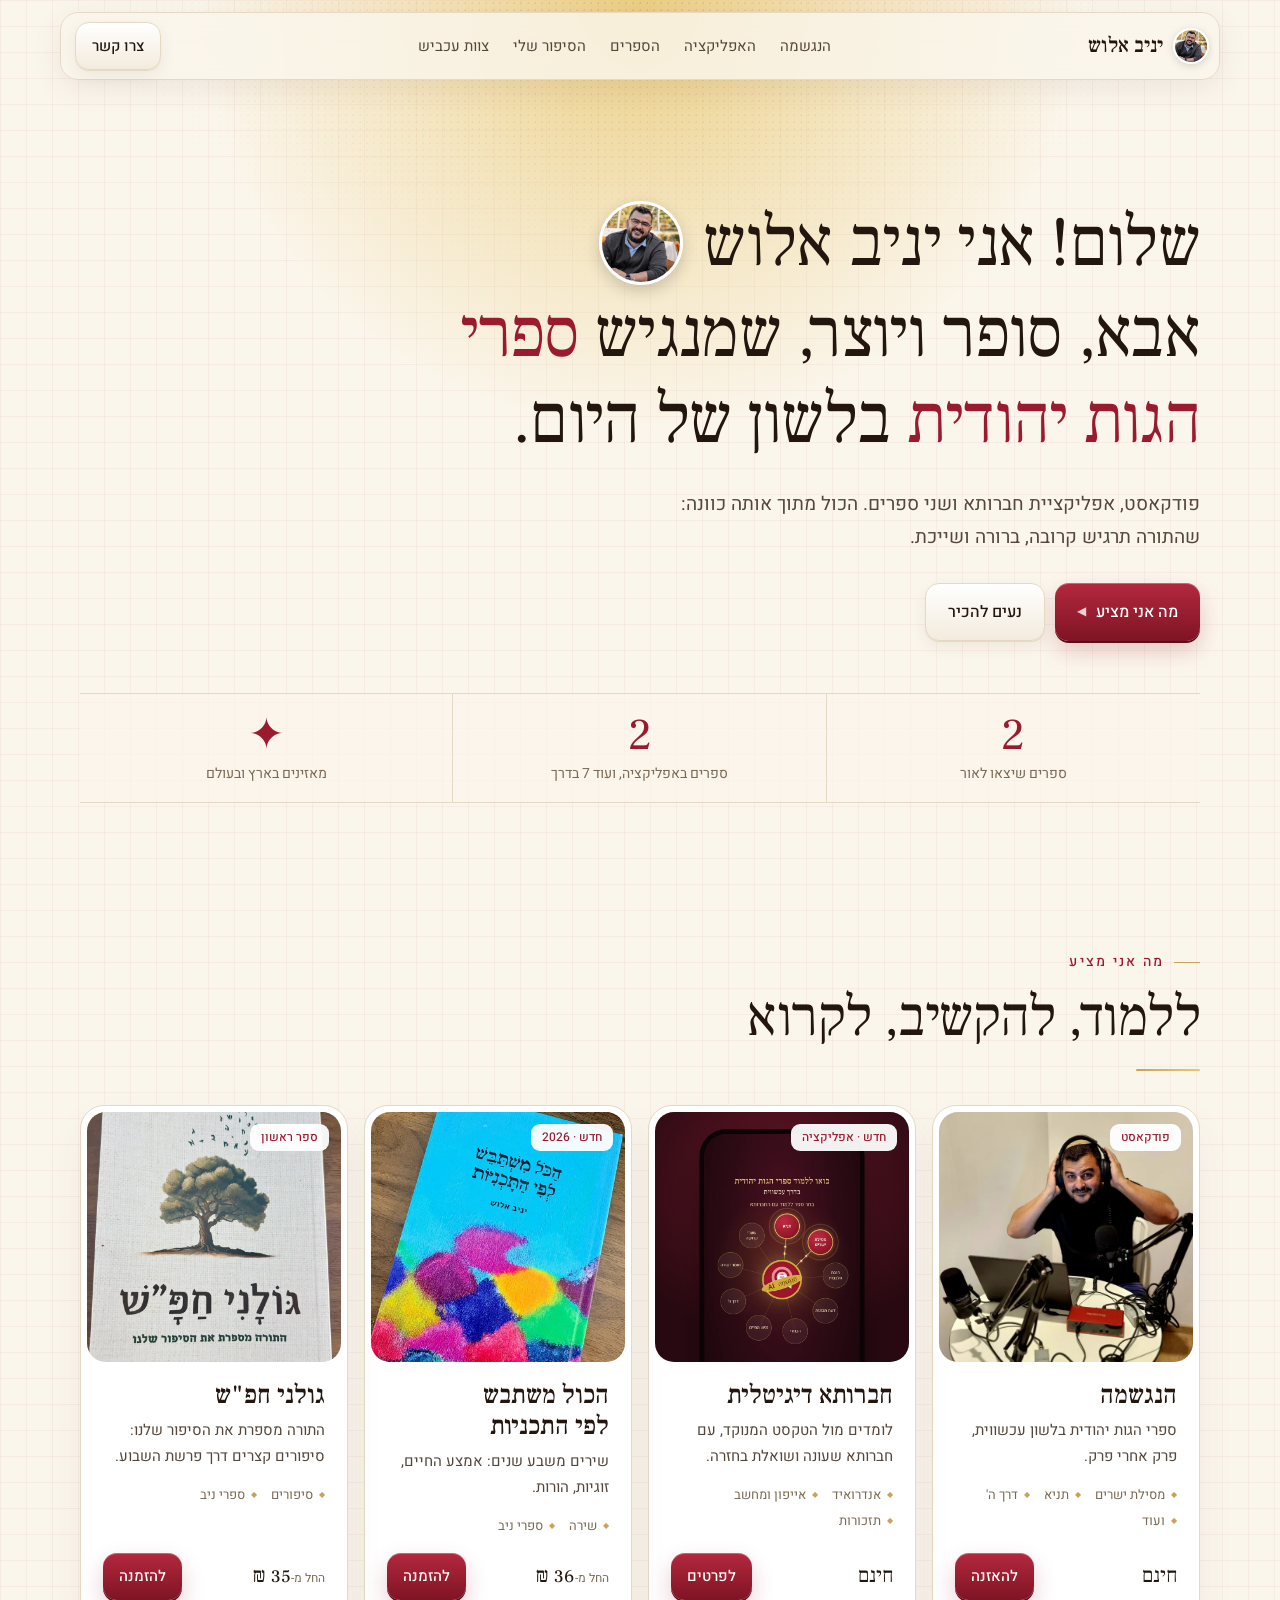
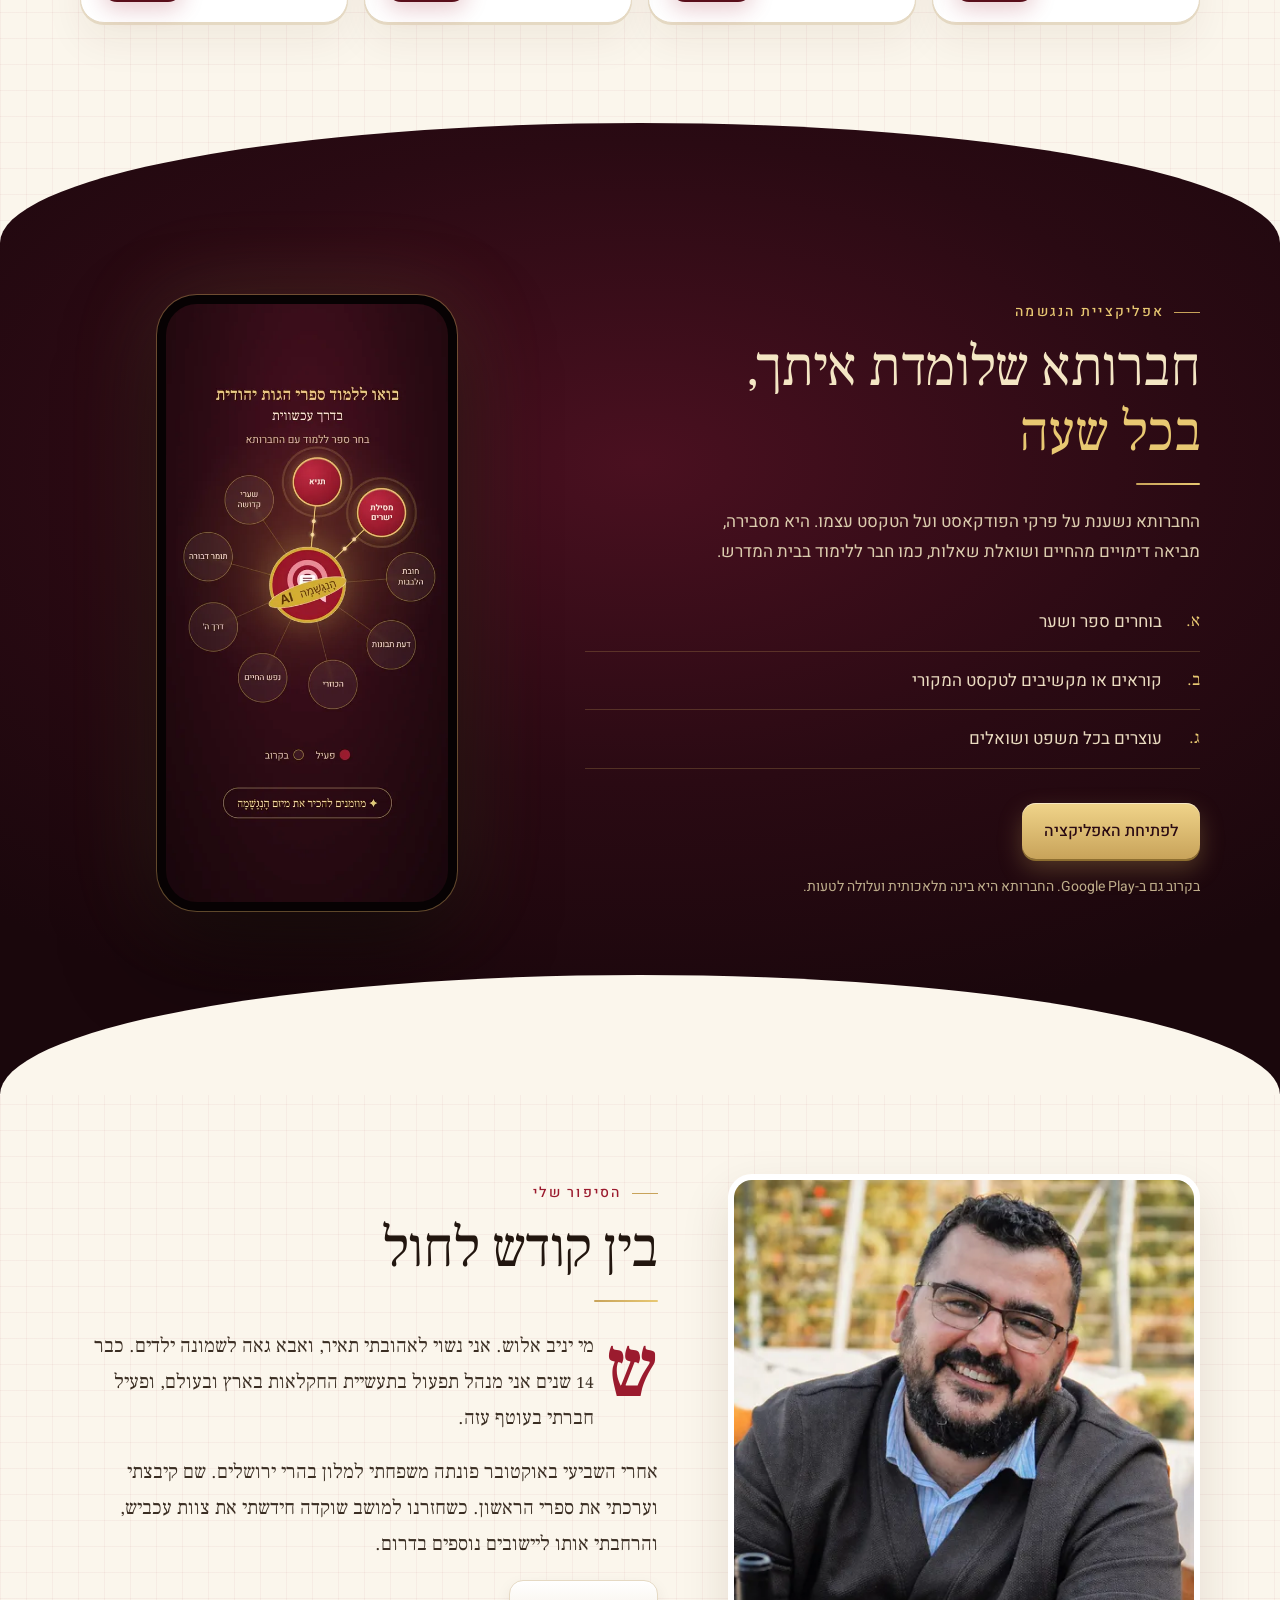
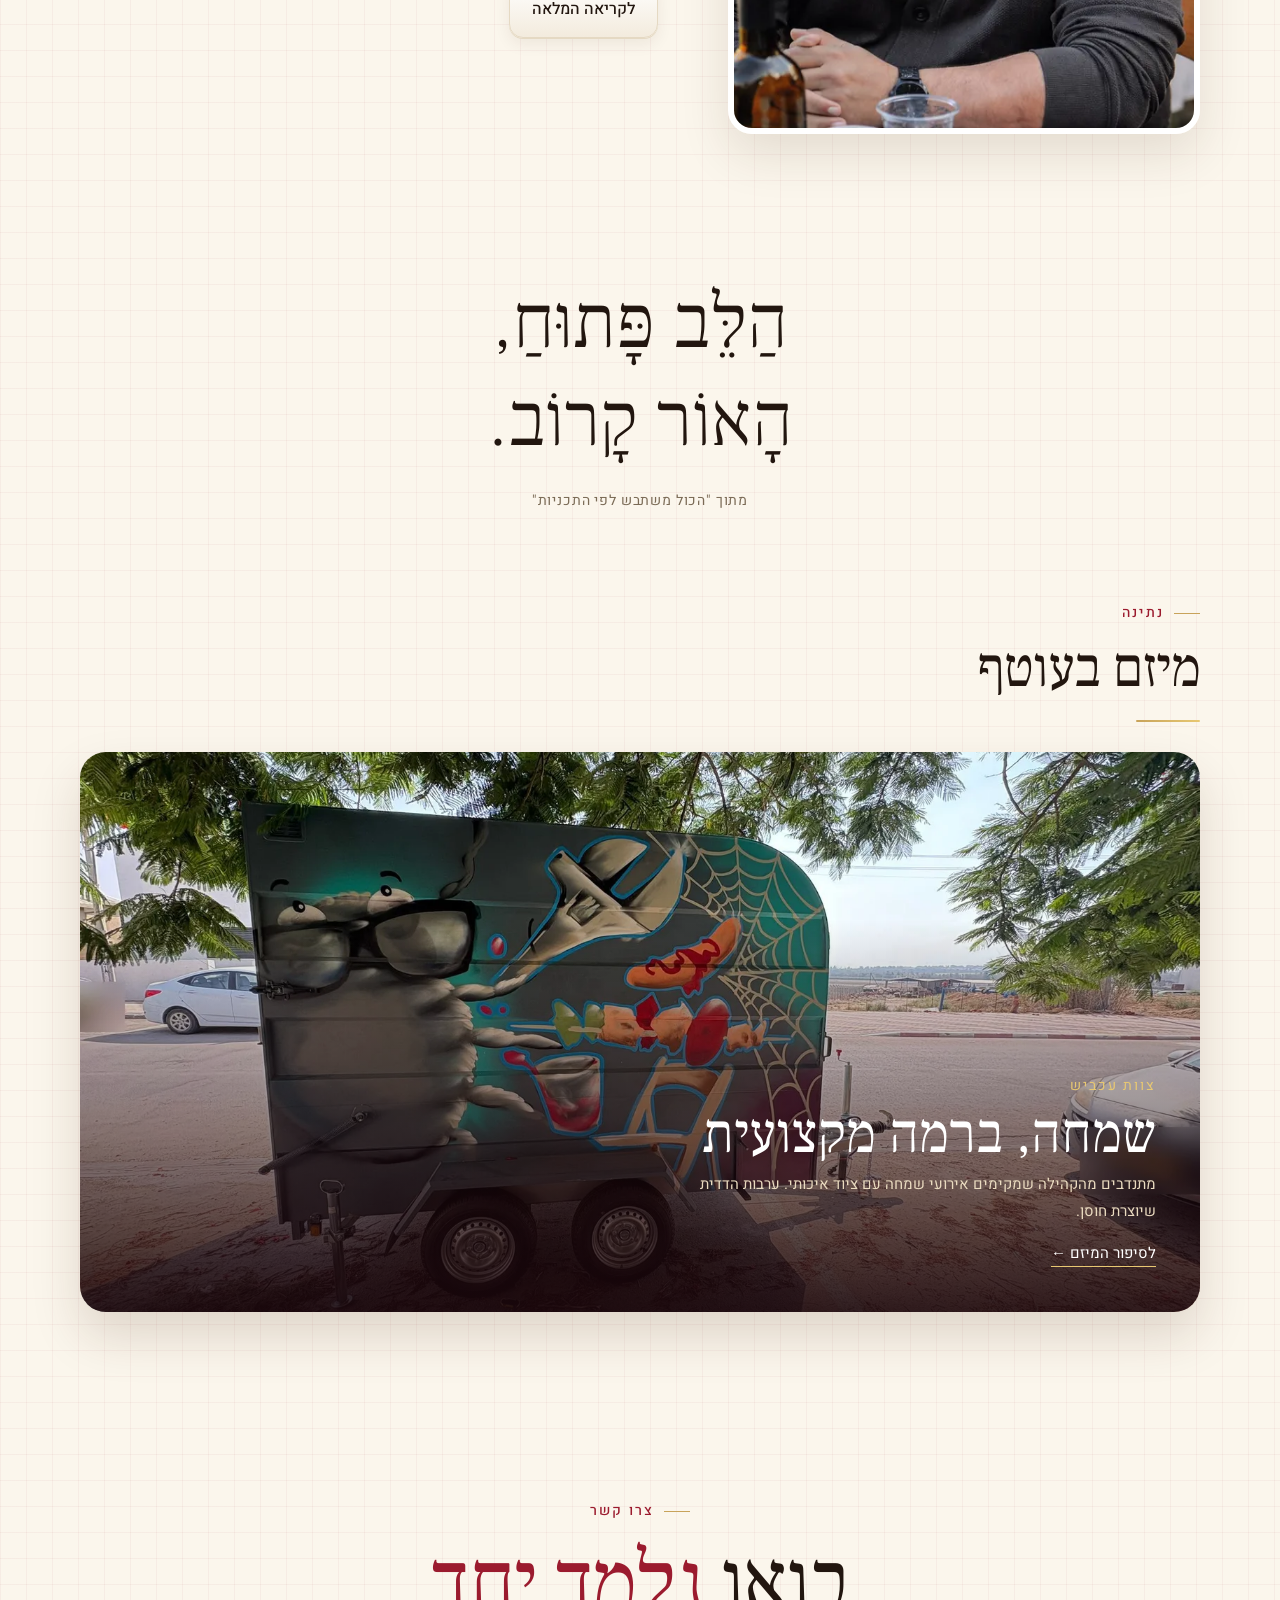
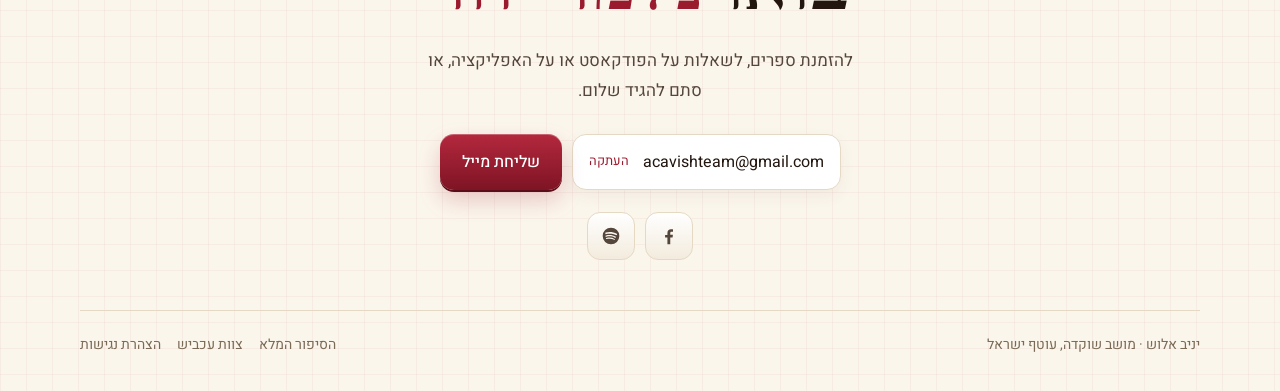
<file: index.html>
<!DOCTYPE html>
<html lang="he" dir="rtl">
<head>
<meta charset="utf-8">
<meta name="viewport" content="width=device-width, initial-scale=1, viewport-fit=cover">
<title>יניב אלוש · אבא, סופר ויוצר</title>
<meta name="description" content="יניב אלוש: הפודקאסט הנגשמה, אפליקציית חברותא דיגיטלית ללימוד ספרי הגות יהודית, והספרים גולני חפ&quot;ש והכול משתבש לפי התכניות.">
<meta name="theme-color" content="#FBF6EC">
<meta property="og:type" content="website">
<meta property="og:locale" content="he_IL">
<meta property="og:title" content="יניב אלוש · אבא, סופר ויוצר">
<meta property="og:description" content="פודקאסט, אפליקציית חברותא ושני ספרים. ספרי הגות יהודית בלשון של היום.">
<meta property="og:image" content="https://angashama.com/img/og.jpg">
<meta property="og:image:width" content="1200"><meta property="og:image:height" content="630">
<meta name="twitter:card" content="summary_large_image">
<link rel="icon" href="img/favicon.png" type="image/png">
<link rel="apple-touch-icon" href="img/apple-touch-icon.png">
<link rel="preconnect" href="https://fonts.googleapis.com"><link rel="preconnect" href="https://fonts.gstatic.com" crossorigin>
<link href="https://fonts.googleapis.com/css2?family=Frank+Ruhl+Libre:wght@300;400;500&family=Heebo:wght@400;500&display=swap" rel="stylesheet">
<link rel="stylesheet" href="style.css">
<script type="application/ld+json">{"@context":"https://schema.org","@type":"Person","name":"יניב אלוש","alternateName":"Yaniv Alush","jobTitle":"סופר ויוצר הפודקאסט הנגשמה","sameAs":["https://open.spotify.com/show/05UHixryr6ybnDP0yZZzKV","https://www.facebook.com/profile.php?id=100038217031965"]}</script>
</head>
<body>
<a class="skip" href="#main">דילוג לתוכן</a>

<header class="hdr"><nav class="pill-nav" aria-label="ניווט ראשי">
  <a class="brand" href="#top"><img src="img/yaniv-face.webp" alt="" width="36" height="36"><b>יניב אלוש</b></a>
  <div class="links"><a href="#offers">הנגשמה</a><a href="#app">האפליקציה</a><a href="#offers">הספרים</a><a href="#story">הסיפור שלי</a><a href="#akavish">צוות עכביש</a></div>
  <a class="btn ghost sm links" href="#contact">צרו קשר</a>
  <button class="menu-btn" type="button" aria-expanded="false" aria-controls="drawer" aria-label="פתיחת התפריט"><i></i></button>
</nav></header>
<div class="drawer" id="drawer" hidden>
  <a href="#offers">הנגשמה והספרים</a><a href="#app">האפליקציה</a><a href="#story">הסיפור שלי</a><a href="#akavish">צוות עכביש</a>
  <a class="btn" href="#contact">צרו קשר</a>
</div>

<main id="main">
<div class="hero" id="top">
  <div class="glow"></div><div class="dots"></div>
  <div class="wrap">
    <h1 class="rv">שלום! אני יניב אלוש <span class="me"><img src="img/yaniv-face.webp" alt="" width="84" height="84"></span> אבא, סופר ויוצר, שמנגיש <em>ספרי הגות יהודית</em> בלשון של היום.</h1>
    <p class="sub rv d1">פודקאסט, אפליקציית חברותא ושני ספרים. הכול מתוך אותה כוונה: שהתורה תרגיש קרובה, ברורה ושייכת.</p>
    <div class="actions rv d2"><a class="btn" href="#offers">מה אני מציע <span class="arr" aria-hidden="true">◀</span></a><a class="btn ghost" href="#story">נעים להכיר</a></div>
    <div class="trust rv d3">
      <div><b>2</b><span>ספרים שיצאו לאור</span></div>
      <div><b>2</b><span>ספרים באפליקציה, ועוד 7 בדרך</span></div>
      <div><b aria-hidden="true">✦</b><span>מאזינים בארץ ובעולם</span></div>
    </div>
  </div>
</div>

<section id="offers" aria-labelledby="offers-title"><div class="wrap">
  <div class="rv"><span class="eyebrow">מה אני מציע</span><h2 id="offers-title">ללמוד, להקשיב, לקרוא</h2><div class="underline"></div></div>
  <div class="grid">
    <article class="offer rv">
      <div class="img"><img class="cover" src="img/podcast.webp" alt="יניב מקליט פרק של הפודקאסט, עם אוזניות ומיקרופון" loading="lazy" width="900" height="644"><span class="tag">פודקאסט</span></div>
      <div class="body"><h3>הנגשמה</h3><p>ספרי הגות יהודית בלשון עכשווית, פרק אחרי פרק.</p>
        <ul class="meta"><li>מסילת ישרים</li><li>תניא</li><li>דרך ה'</li><li>ועוד</li></ul>
        <div class="row"><span class="price">חינם</span><a class="btn sm" href="https://open.spotify.com/show/05UHixryr6ybnDP0yZZzKV" target="_blank" rel="noopener">להאזנה<span class="sr"> בספוטיפיי (נפתח בחלון חדש)</span></a></div></div>
    </article>
    <article class="offer rv d1">
      <div class="img dark"><img src="img/app-home.webp" alt="מסך הפתיחה של אפליקציית הנגשמה" loading="lazy" width="540" height="1080"><span class="tag">חדש · אפליקציה</span></div>
      <div class="body"><h3>חברותא דיגיטלית</h3><p>לומדים מול הטקסט המנוקד, עם חברותא שעונה ושואלת בחזרה.</p>
        <ul class="meta"><li>אנדרואיד</li><li>אייפון ומחשב</li><li>תזכורות</li></ul>
        <div class="row"><span class="price">חינם</span><a class="btn sm" href="#app">לפרטים</a></div></div>
    </article>
    <article class="offer rv d2">
      <div class="img"><img class="cover" style="object-position:50% 12%" src="img/book-new-photo.webp" alt="הספר הכול משתבש לפי התכניות מונח על שולחן עץ" loading="lazy" width="800" height="811"><span class="tag">חדש · 2026</span></div>
      <div class="body"><h3>הכול משתבש לפי התכניות</h3><p>שירים משבע שנים: אמצע החיים, זוגיות, הורות.</p>
        <ul class="meta"><li>שירה</li><li>ספרי ניב</li></ul>
        <div class="row"><span class="price"><small>החל מ-</small>36 ₪</span><a class="btn sm" href="https://nivbook.co.il/product/%d7%94%d7%9b%d7%9c-%d7%9e%d7%a9%d7%aa%d7%91%d7%a9-%d7%9c%d7%a4%d7%99-%d7%94%d7%aa%d7%95%d7%9b%d7%a0%d7%99%d7%95%d7%aa/" target="_blank" rel="noopener">להזמנה<span class="sr"> באתר ספרי ניב (נפתח בחלון חדש)</span></a></div></div>
    </article>
    <article class="offer rv d3">
      <div class="img"><img class="cover" style="object-position:50% 78%" src="img/book-golani-photo.webp" alt="הספר גולני חפ&quot;ש מונח על שולחן עץ" loading="lazy" width="800" height="813"><span class="tag">ספר ראשון</span></div>
      <div class="body"><h3>גולני חפ"ש</h3><p>התורה מספרת את הסיפור שלנו: סיפורים קצרים דרך פרשת השבוע.</p>
        <ul class="meta"><li>סיפורים</li><li>ספרי ניב</li></ul>
        <div class="row"><span class="price"><small>החל מ-</small>35 ₪</span><a class="btn sm" href="https://nivbook.co.il/product/%d7%92%d7%95%d7%9c%d7%a0%d7%99-%d7%97%d7%a4%d7%a9/" target="_blank" rel="noopener">להזמנה<span class="sr"> באתר ספרי ניב (נפתח בחלון חדש)</span></a></div></div>
    </article>
  </div>
</div></section>

<section class="night" id="app" aria-labelledby="app-title"><div class="wrap inner">
  <div class="rv">
    <span class="eyebrow">אפליקציית הנגשמה</span>
    <h2 id="app-title">חברותא שלומדת איתך,<br><em>בכל שעה</em></h2>
    <div class="underline"></div>
    <p style="margin-top:22px">החברותא נשענת על פרקי הפודקאסט ועל הטקסט עצמו. היא מסבירה, מביאה דימויים מהחיים ושואלת שאלות, כמו חבר ללימוד בבית המדרש.</p>
    <ol class="steps"><li><b>א.</b>בוחרים ספר ושער</li><li><b>ב.</b>קוראים או מקשיבים לטקסט המקורי</li><li><b>ג.</b>עוצרים בכל משפט ושואלים</li></ol>
    <div class="actions"><a class="btn gold" href="https://hanagshama-chavruta.netlify.app/" target="_blank" rel="noopener">לפתיחת האפליקציה<span class="sr"> (נפתח בחלון חדש)</span></a></div>
    <p style="font-size:14px;margin-top:16px;color:#BFAE8C">בקרוב גם ב-Google Play. החברותא היא בינה מלאכותית ועלולה לטעות.</p>
  </div>
  <div class="phone rv d1"><img src="img/app-home.webp" alt="אפליקציית הנגשמה בטלפון: בחירת ספר ללימוד" loading="lazy" width="540" height="1080"></div>
</div></section>

<section class="story" id="story" aria-labelledby="story-title"><div class="wrap inner">
  <div class="portrait rv"><img src="img/yaniv.webp" alt="יניב אלוש מחייך, יושב ליד שולחן" loading="lazy" width="900" height="600"></div>
  <div class="rv d1">
    <span class="eyebrow">הסיפור שלי</span><h2 id="story-title">בין קודש לחול</h2><div class="underline" style="margin-bottom:26px"></div>
    <div class="prose drop">
      <p>שמי יניב אלוש. אני נשוי לאהובתי תאיר, ואבא גאה לשמונה ילדים. כבר 14 שנים אני מנהל תפעול בתעשיית החקלאות בארץ ובעולם, ופעיל חברתי בעוטף עזה.</p>
      <p>אחרי השביעי באוקטובר פונתה משפחתי למלון בהרי ירושלים. שם קיבצתי וערכתי את ספרי הראשון. כשחזרנו למושב שוקדה חידשתי את צוות עכביש, והרחבתי אותו ליישובים נוספים בדרום.</p>
    </div>
    <a class="btn ghost" href="story.html">לקריאה המלאה</a>
  </div>
</div></section>

<div class="quote"><figure class="wrap rv" style="margin:0 auto">
  <blockquote>הַלֵּב פָּתוּחַ,<br>הָאוֹר קָרוֹב.</blockquote>
  <figcaption><cite>מתוך "הכול משתבש לפי התכניות"</cite></figcaption>
</figure></div>

<section id="akavish" style="padding-top:0" aria-labelledby="ak-title"><div class="wrap">
  <div class="rv"><span class="eyebrow">נתינה</span><h2 id="ak-title">מיזם בעוטף</h2><div class="underline"></div></div>
  <a class="tile rv d1" href="akavish.html">
    <img src="img/akavish-trailer.webp" alt="נגרר הציוד של צוות עכביש, מעוצב בציור גרפיטי של עכביש" loading="lazy" width="1600" height="1200">
    <span class="cap"><small>צוות עכביש</small><h3>שמחה, ברמה מקצועית</h3><p>מתנדבים מהקהילה שמקימים אירועי שמחה עם ציוד איכותי. ערבות הדדית שיוצרת חוסן.</p><span class="more">לסיפור המיזם ←</span></span>
  </a>
</div></section>

<div class="closing" id="contact"><div class="wrap rv">
  <span class="eyebrow">צרו קשר</span>
  <h2>בואו <em>נלמד יחד</em></h2>
  <p>להזמנת ספרים, לשאלות על הפודקאסט או על האפליקציה, או סתם להגיד שלום.</p>
  <div class="contact">
    <button type="button" class="chip" id="copyMail"><span class="mail">acavishteam@gmail.com</span> <span class="lbl">העתקה</span></button>
    <a class="btn" href="mailto:acavishteam@gmail.com">שליחת מייל</a>
  </div>
  <div class="social">
    <a href="https://www.facebook.com/profile.php?id=100038217031965" target="_blank" rel="noopener" aria-label="פייסבוק (נפתח בחלון חדש)"><svg viewBox="0 0 24 24" aria-hidden="true"><path d="M13.5 22v-8.2h2.8l.4-3.2h-3.2V8.5c0-.9.3-1.6 1.6-1.6h1.7V4.1c-.3 0-1.3-.1-2.5-.1-2.5 0-4.2 1.5-4.2 4.3v2.4H7.3v3.2h2.8V22h3.4z"/></svg></a>
    <a href="https://open.spotify.com/show/05UHixryr6ybnDP0yZZzKV" target="_blank" rel="noopener" aria-label="הפודקאסט בספוטיפיי (נפתח בחלון חדש)"><svg viewBox="0 0 24 24" aria-hidden="true"><path d="M12 2a10 10 0 1 0 0 20 10 10 0 0 0 0-20zm4.6 14.4a.6.6 0 0 1-.9.2c-2.4-1.5-5.4-1.8-9-1a.6.6 0 1 1-.3-1.2c3.9-.9 7.2-.5 9.9 1.1.3.2.4.6.3.9zm1.2-2.7a.8.8 0 0 1-1.1.3c-2.7-1.7-6.9-2.2-10.2-1.2a.8.8 0 1 1-.4-1.5c3.7-1.1 8.3-.6 11.4 1.4.4.2.5.7.3 1zm.1-2.8C14.7 9 9.4 8.8 6.3 9.7a.9.9 0 1 1-.5-1.8c3.5-1.1 9.4-.8 13.1 1.4a.9.9 0 0 1-1 1.6z"/></svg></a>
  </div>
</div></div>
</main>

<div class="wrap"><footer>
  <span>יניב אלוש · מושב שוקדה, עוטף ישראל</span>
  <nav aria-label="קישורים בתחתית"><a href="story.html">הסיפור המלא</a><a href="akavish.html">צוות עכביש</a><a href="accessibility.html">הצהרת נגישות</a></nav>
</footer></div>
<script src="main.js"></script>
</body>
</html>
</file>
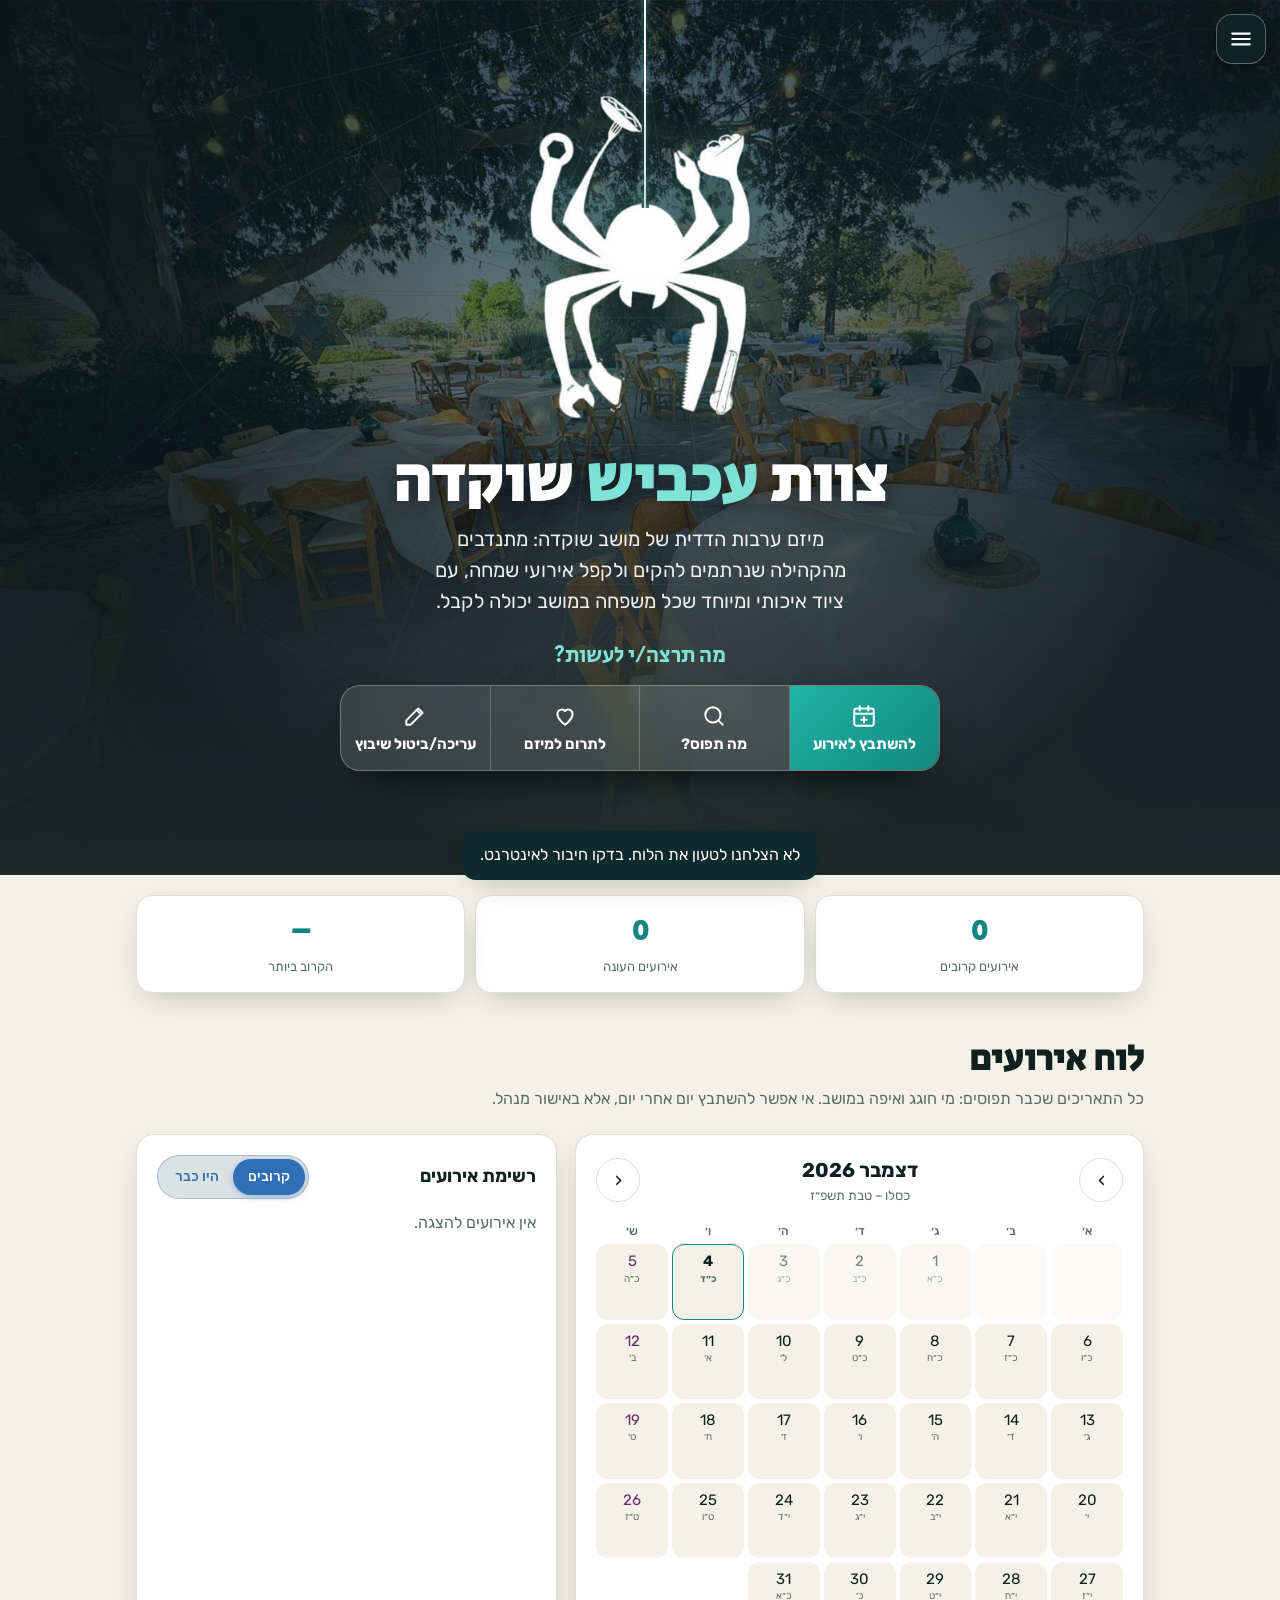
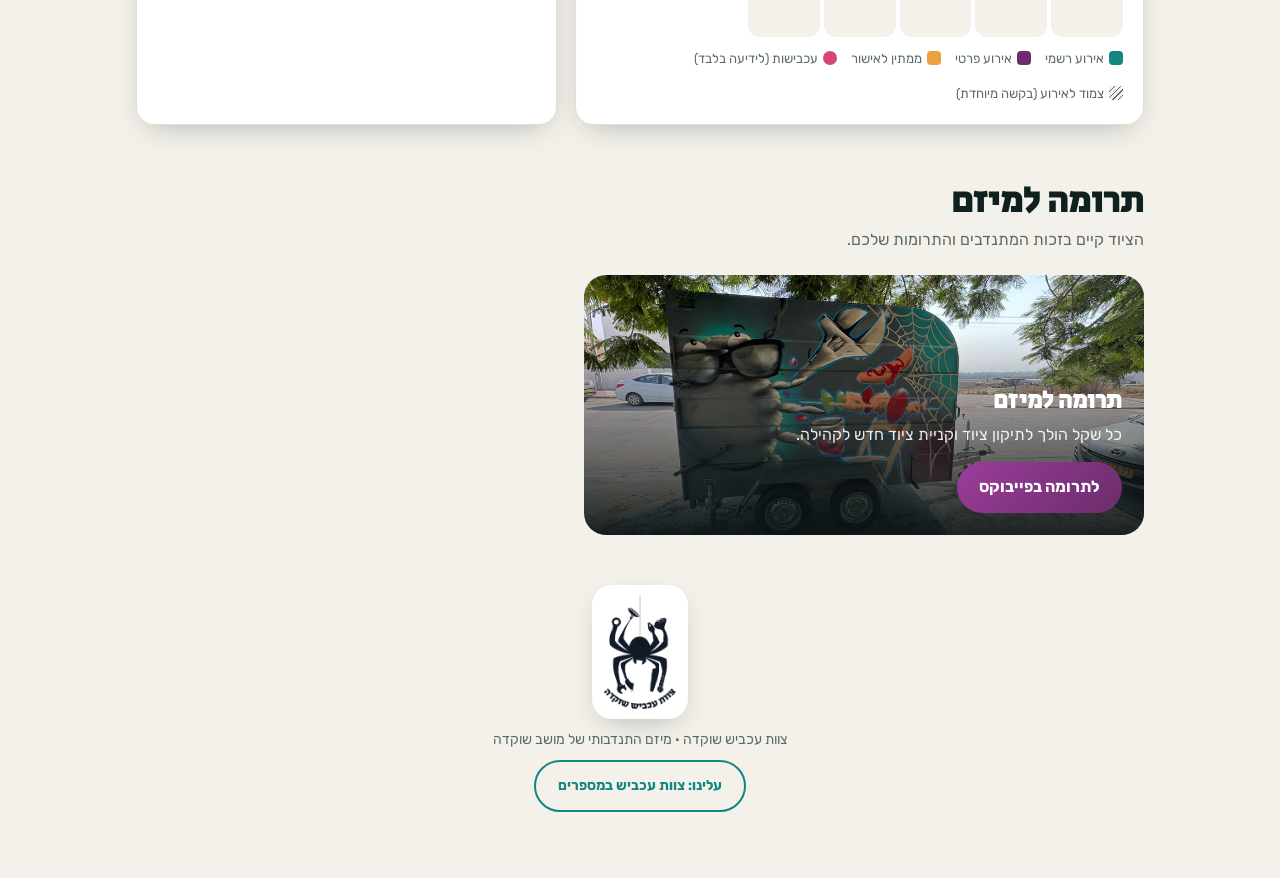
<file: akavish-app/index.html>
<!doctype html>
<html lang="he" dir="rtl">
<head>
<meta charset="utf-8">
<meta name="viewport" content="width=device-width, initial-scale=1, viewport-fit=cover">
<title>צוות עכביש שוקדה</title>
<meta name="description" content="שיבוץ ציוד לאירועים של צוות עכביש שוקדה: לוח תאריכים, שיבוץ, מחירון ותרומה">
<meta name="theme-color" content="#0f2a2e">
<link rel="manifest" href="manifest.webmanifest">
<link rel="icon" href="img/icon-192.png">
<link rel="apple-touch-icon" href="img/apple-touch-icon.png">
<meta name="apple-mobile-web-app-capable" content="yes">
<meta name="apple-mobile-web-app-title" content="עכביש">
<link rel="preconnect" href="https://fonts.googleapis.com">
<link rel="preconnect" href="https://fonts.gstatic.com" crossorigin>
<link href="https://fonts.googleapis.com/css2?family=Rubik:wght@400;500;700;900&family=Secular+One&display=swap" rel="stylesheet">
<style>
:root{
  --ink:#10201f; --muted:#5b6b6a; --bg:#f4f1ea; --card:#ffffff; --line:#e3ded2;
  --teal:#13877f; --teal-d:#0f2a2e; --teal-l:#d7efec; --plum:#6b2d6b; --amber:#e8a33d; --red:#c2413b;
  --official:#13877f; --private:#6b2d6b; --pending:#e8a33d; --rose:#d6457a; --blue:#2f6fb5;
  --radius:18px; --shadow:0 10px 30px -12px rgba(15,42,46,.35);
}
@media (prefers-color-scheme: dark){
  :root:not([data-theme="light"]){
    --ink:#eef4f3; --muted:#9db0ae; --bg:#0c1617; --card:#142224; --line:#24393b;
    --teal-l:#163a38; --shadow:0 10px 30px -12px rgba(0,0,0,.7);
  }
}
:root[data-theme="dark"]{ --ink:#eef4f3; --muted:#9db0ae; --bg:#0c1617; --card:#142224; --line:#24393b; --teal-l:#163a38; }
*{box-sizing:border-box}
html{scroll-behavior:smooth;overflow-x:clip}
body{margin:0;font-family:Rubik,system-ui,sans-serif;background:var(--bg);color:var(--ink);line-height:1.55;-webkit-tap-highlight-color:transparent}
img{max-width:100%;display:block}
a{color:inherit}
button,input,select,textarea{font:inherit;color:inherit}
.wrap{max-width:1040px;margin:0 auto;padding:0 16px}

/* ---------- HERO ---------- */
.hero{position:relative;min-height:min(92vh,760px);display:grid;place-items:center;text-align:center;color:#fff;overflow:hidden;isolation:isolate;padding:48px 16px 90px}
.hero::before{content:"";position:absolute;inset:0;background:url(img/hero.jpg) center/cover;z-index:-2;transform:scale(1.05);animation:drift 30s ease-in-out infinite alternate}
.hero::after{content:"";position:absolute;inset:0;z-index:-1;background:radial-gradient(ellipse at 50% 35%,rgba(15,42,46,.55),rgba(10,22,24,.92) 70%),linear-gradient(180deg,transparent 60%,var(--bg))}
@keyframes drift{to{transform:scale(1.15) translate(-2%,1%)}}
.web{position:absolute;inset:0;z-index:-1;opacity:.22;pointer-events:none}
.web path,.web line,.web circle{stroke:#fff;fill:none;stroke-width:1}
.spider{position:relative;width:min(220px,48vw);margin:0 auto;transform-origin:52% -70vh;animation:descend 2.4s cubic-bezier(.22,1.35,.45,1) both,bob 5.5s 2.4s ease-in-out infinite}
.spider::before{content:"";position:absolute;z-index:-1;bottom:56%;left:52.4%;width:2px;height:130vh;transform:translateX(-50%);background:linear-gradient(rgba(255,255,255,.15),rgba(255,255,255,.95) 50%);box-shadow:0 0 6px rgba(127,227,216,.6)}
.spider img{width:100%;height:auto;filter:drop-shadow(0 22px 26px rgba(0,0,0,.65)) drop-shadow(0 0 22px rgba(127,227,216,.35))}
@keyframes descend{from{transform:translateY(-120vh)}}
@keyframes bob{0%,100%{transform:translateY(0) rotate(0)}30%{transform:translateY(14px) rotate(.8deg)}70%{transform:translateY(-6px) rotate(-.8deg)}}
@keyframes spin{to{transform:rotate(360deg)}}
@media (prefers-reduced-motion:reduce){*{animation:none!important}}
.hero h1{font-family:"Secular One",Rubik,sans-serif;font-size:clamp(34px,7vw,64px);line-height:1.05;margin:30px 0 8px;text-shadow:0 4px 24px rgba(0,0,0,.5)}
.hero h1 span{color:#7fe3d8}
.hero p.lead{text-wrap:balance;font-size:clamp(16px,2.6vw,20px);max-width:600px;margin:0 auto 22px;opacity:.92}
.cta{display:flex;gap:10px;flex-wrap:wrap;justify-content:center}
.ask{font-family:"Secular One",Rubik,sans-serif;font-size:clamp(18px,3vw,22px);margin:0 0 12px;color:#7fe3d8}
.actions{display:grid;grid-template-columns:repeat(4,1fr);max-width:640px;margin:0 auto;border-radius:20px;overflow:hidden;background:rgba(255,255,255,.12);backdrop-filter:blur(8px);border:1px solid rgba(255,255,255,.28);box-shadow:0 20px 50px -20px #000}
.actions a{display:flex;flex-direction:column;align-items:center;justify-content:center;gap:6px;padding:14px 6px;min-height:84px;color:#fff;text-decoration:none;font-weight:700;font-size:15px;line-height:1.2;transition:background .15s}
.actions a+a{border-inline-start:1px solid rgba(255,255,255,.22)}
.actions a:first-child{background:linear-gradient(135deg,#1fb3a6,var(--teal))}
.actions a:hover{background:rgba(255,255,255,.2)}
.actions a:first-child:hover{background:linear-gradient(135deg,#25c4b6,#16968d)}
.actions svg{width:26px;height:26px;fill:none;stroke:currentColor;stroke-width:1.8;stroke-linecap:round;stroke-linejoin:round}
@media (max-width:560px){.actions{grid-template-columns:1fr 1fr}.actions a:nth-child(3){border-inline-start:0}.actions a:nth-child(n+3){border-top:1px solid rgba(255,255,255,.22)}}
.btn{display:inline-flex;align-items:center;gap:8px;border:0;border-radius:999px;padding:13px 22px;font-weight:700;cursor:pointer;text-decoration:none;transition:transform .15s,box-shadow .15s;min-height:48px}
.btn:active{transform:scale(.97)}
.btn-primary{background:linear-gradient(135deg,#1fb3a6,var(--teal));color:#fff;box-shadow:0 10px 24px -8px #13877fcc}
.btn-ghost{background:rgba(255,255,255,.14);color:#fff;backdrop-filter:blur(6px);border:1px solid rgba(255,255,255,.3)}
.btn-plum{background:linear-gradient(135deg,#9b3d9b,var(--plum));color:#fff}
.btn-outline{background:transparent;border:2px solid var(--teal);color:var(--teal)}
.btn svg{width:20px;height:20px}

/* ---------- MENU ---------- */
.burger{position:fixed;top:max(14px,env(safe-area-inset-top));inset-inline-start:14px;z-index:30;width:50px;height:50px;border-radius:16px;border:1px solid rgba(255,255,255,.3);background:rgba(15,42,46,.55);backdrop-filter:blur(10px);color:#fff;cursor:pointer;display:grid;place-items:center;box-shadow:0 8px 24px -8px #000}
.burger svg,.vbar svg{width:26px;height:26px;fill:none;stroke:currentColor;stroke-width:2;stroke-linecap:round}
body.has-view .burger{display:none}
dialog.drawer{margin:0 0 0 auto;height:100%;max-height:none;max-width:min(320px,84vw);border-radius:0 0 0 24px;inset-inline-start:0;inset-inline-end:auto;padding:0;animation:slide .25s ease-out}
@keyframes slide{from{transform:translateX(100%)}}
.drawer .top{display:flex;align-items:center;gap:12px;padding:18px 18px 10px;background:var(--teal-d);color:#fff}
.drawer .top img{width:46px;height:46px;object-fit:contain;border-radius:12px;background:#fff;padding:3px}
.drawer .top b{font-family:"Secular One",Rubik;font-size:20px}
.drawer nav{display:flex;flex-direction:column;padding:10px}
.drawer nav a{display:flex;align-items:center;gap:12px;padding:14px 12px;border-radius:14px;text-decoration:none;font-weight:500;font-size:17px}
.drawer nav a:hover{background:var(--teal-l)}
.drawer nav a span{width:28px;text-align:center;font-size:20px}

/* ---------- VIEWS (screens that open on demand) ---------- */
.view{position:fixed;inset:0;z-index:40;background:var(--bg);overflow:auto;padding:0 0 60px;animation:viewIn .22s ease-out}
.view[hidden]{display:none}
@keyframes viewIn{from{opacity:0;transform:translateY(24px)}}
body.has-view{overflow:hidden}
.vbar{position:sticky;top:0;z-index:5;display:flex;align-items:center;gap:8px;padding:10px 12px;padding-top:max(10px,env(safe-area-inset-top));background:var(--teal-d);color:#fff;box-shadow:0 6px 20px -10px #000}
.vbar b{flex:1;font-family:"Secular One",Rubik;font-size:20px;text-align:center}
.vbar button{width:44px;height:44px;border-radius:12px;border:0;background:rgba(255,255,255,.12);color:#fff;cursor:pointer;display:grid;place-items:center;font-size:22px}
.view section{padding-top:20px}
.view section > h2{display:none}

section{padding:46px 0 10px}
h2{font-family:"Secular One",Rubik,sans-serif;font-size:clamp(26px,4.4vw,36px);margin:0 0 6px;line-height:1.15}
.sub{color:var(--muted);margin:0 0 22px}
.card{background:var(--card);border:1px solid var(--line);border-radius:var(--radius);box-shadow:var(--shadow);padding:20px}

/* ---------- STATUS STRIP ---------- */
.strip{display:grid;grid-template-columns:repeat(3,1fr);gap:10px;margin-top:20px}
.stat{background:var(--card);border:1px solid var(--line);border-radius:16px;padding:14px;text-align:center;box-shadow:var(--shadow)}
.stat b{display:block;font-size:28px;font-family:"Secular One",Rubik;color:var(--teal)}
.stat span{font-size:13px;color:var(--muted)}
.demo{margin:14px 0 0;padding:10px 14px;border-radius:12px;background:#fff4dc;color:#6b4a0c;font-size:14px;border:1px solid #f1d79b}
@media (prefers-color-scheme: dark){:root:not([data-theme="light"]) .demo{background:#3a2e12;color:#f6dfa8;border-color:#5c4a1c}}

/* ---------- CALENDAR ---------- */
.cal-head{display:flex;align-items:center;justify-content:space-between;gap:10px;margin-bottom:12px}
.cal-head h3{margin:0;font-size:20px;text-align:center;flex:1}
.cal-head small{display:block;color:var(--muted);font-weight:400;font-size:13px}
.icon-btn{width:44px;height:44px;border-radius:50%;border:1px solid var(--line);background:var(--card);cursor:pointer;display:grid;place-items:center;font-size:20px}
.grid{display:grid;grid-template-columns:repeat(7,1fr);gap:4px}
.dow{text-align:center;font-size:12px;color:var(--muted);padding:4px 0;font-weight:500}
.day{position:relative;aspect-ratio:1/1.05;border-radius:12px;border:1px solid transparent;background:var(--bg);display:flex;flex-direction:column;align-items:center;justify-content:flex-start;padding:5px 2px;cursor:pointer;font-size:15px;min-width:0;overflow:hidden}
.day .hd{font-size:10px;color:var(--muted);line-height:1.1}
.day .tag{margin-top:auto;font-size:10px;line-height:1.15;max-width:100%;padding:1px 4px;border-radius:6px;color:#fff;white-space:nowrap;overflow:hidden;text-overflow:ellipsis}
.day.out{opacity:.3;pointer-events:none}
.day.past{opacity:.55}
.day.today{border-color:var(--teal);font-weight:700}
.day.taken{background:var(--teal-l)}
.day.taken .tag{background:var(--official)}
.day.taken.priv .tag{background:var(--private)}
.day.taken.pend .tag{background:var(--pending);color:#3a2700}
.day .ak{position:absolute;top:5px;left:5px;width:8px;height:8px;border-radius:50%;background:var(--rose)}
.day.akonly .tag{background:var(--rose)}
.akinfo{margin-top:12px;padding:10px 12px;border-radius:12px;border:1px dashed var(--rose);font-size:14px;background:color-mix(in srgb,var(--rose) 8%,var(--card))}
.day.adj{background:repeating-linear-gradient(-45deg,var(--bg) 0 6px,color-mix(in srgb,var(--line) 70%,transparent) 6px 8px)}
.day.free:hover{border-color:var(--teal)}
.day.sel{outline:3px solid var(--teal);outline-offset:1px}
.day.shab .num{color:var(--plum)}
.legend{display:flex;flex-wrap:wrap;gap:14px;font-size:13px;color:var(--muted);margin-top:12px}
.legend i{display:inline-block;width:14px;height:14px;border-radius:4px;vertical-align:-2px;margin-inline-end:5px}
@media (max-width:520px){.day .tag{font-size:0;height:5px;width:70%;padding:0}.day{font-size:13px;border-radius:9px}.day .hd{font-size:9px}}

.cols{display:grid;grid-template-columns:1.35fr 1fr;gap:18px}
@media (max-width:860px){.cols{grid-template-columns:1fr}}
.list{display:flex;flex-direction:column;gap:8px;max-height:560px;overflow:auto;padding-inline-end:4px}
.ev{display:grid;grid-template-columns:58px 1fr;gap:12px;align-items:center;padding:10px;border-radius:14px;background:var(--bg);border:1px solid var(--line)}
.ev .d{text-align:center;border-radius:12px;padding:6px 0;background:var(--teal);color:#fff;line-height:1.1}
.ev.priv .d{background:var(--private)}
.ev.pend .d{background:var(--pending);color:#3a2700}
.ev .d b{display:block;font-size:22px}
.ev .d small{font-size:11px}
.ev h4{margin:0;font-size:16px}
.ev p{margin:0;color:var(--muted);font-size:13px}
.pill{display:inline-block;font-size:11px;padding:1px 8px;border-radius:999px;background:var(--teal-l);color:var(--ink);margin-inline-start:6px;vertical-align:1px}
.list-head{display:flex;align-items:center;justify-content:space-between;gap:10px;margin-bottom:12px}
.list-head h3{margin:0;font-size:18px}
.filters{display:inline-grid;grid-template-columns:1fr 1fr;padding:3px;border-radius:999px;background:color-mix(in srgb,var(--blue) 12%,var(--bg));border:1px solid color-mix(in srgb,var(--blue) 30%,transparent)}
.chip{border:0;background:transparent;color:var(--blue);border-radius:999px;padding:7px 14px;cursor:pointer;font-size:14px;font-weight:500;min-height:36px}
.chip[aria-pressed="true"]{background:var(--blue);color:#fff;box-shadow:0 2px 8px -2px color-mix(in srgb,var(--blue) 60%,transparent)}

/* ---------- FORM ---------- */
form .row{display:grid;grid-template-columns:1fr 1fr;gap:12px}
@media (max-width:600px){form .row{grid-template-columns:1fr}}
label{display:block;font-weight:500;font-size:14px;margin:12px 0 5px}
input,select,textarea{width:100%;padding:12px 14px;border:1.5px solid var(--line);border-radius:12px;background:var(--bg);min-height:48px;font-size:16px}
input:focus,select:focus,textarea:focus{outline:none;border-color:var(--teal);box-shadow:0 0 0 4px color-mix(in srgb,var(--teal) 20%,transparent)}
.kind{display:grid;grid-template-columns:1fr 1fr;gap:10px;margin-top:6px}
.kind label{position:relative;margin:0;cursor:pointer;border:2px solid var(--line);border-radius:16px;padding:14px;background:var(--bg);font-weight:400}
.kind input{position:absolute;opacity:0;pointer-events:none;width:1px;height:1px;min-height:0;inset:0}
.kind label:has(input:checked){border-color:var(--teal);background:var(--teal-l)}
.kind label.p:has(input:checked){border-color:var(--plum);background:color-mix(in srgb,var(--plum) 14%,var(--bg))}
.kind b{display:block;font-size:17px}
.kind small{color:var(--muted)}
.msg{padding:12px 14px;border-radius:12px;margin-top:10px;font-size:14px;display:none}
.msg.show{display:block}
.msg.err{background:#fde8e6;color:#7a1d17;border:1px solid #f3c1bc}
.msg.warn{background:#fff4dc;color:#6b4a0c;border:1px solid #f1d79b}
.msg.ok{background:var(--teal-l);color:var(--ink);border:1px solid color-mix(in srgb,var(--teal) 40%,transparent)}
@media (prefers-color-scheme: dark){:root:not([data-theme="light"]) .msg.err{background:#3d1714;color:#ffc9c3;border-color:#6b2a24}:root:not([data-theme="light"]) .msg.warn{background:#3a2e12;color:#f6dfa8;border-color:#5c4a1c}}
.equip{display:grid;grid-template-columns:repeat(auto-fill,minmax(220px,1fr));gap:8px}
.eq{display:flex;align-items:center;gap:8px;padding:8px 10px;border:1px solid var(--line);border-radius:12px;background:var(--bg)}
.eq .n{flex:1;font-size:14px;line-height:1.25}
.eq .n small{display:block;color:var(--muted);font-size:12px}
#equip.free .pr{display:none}
.stepper{display:flex;align-items:center;gap:4px}
.stepper button{width:34px;height:34px;border-radius:50%;border:1px solid var(--line);background:var(--card);cursor:pointer;font-size:18px;line-height:1}
.stepper input{width:46px;min-height:34px;padding:4px;text-align:center;border-radius:8px}
.total{display:flex;justify-content:space-between;align-items:center;margin-top:14px;padding:14px 16px;border-radius:14px;background:var(--teal-d);color:#fff;font-size:18px}
.total b{font-size:24px;font-family:"Secular One",Rubik}
.findrow{display:flex;gap:8px;flex-wrap:wrap}
.findrow input{flex:1 1 180px}
.ev .act{margin-top:6px;display:flex;gap:8px;flex-wrap:wrap}
.ev .act button.del{border-color:#c0392b;color:#c0392b}
.ev .act button{font:inherit;font-size:14px;padding:6px 14px;border-radius:999px;border:2px solid var(--teal);background:transparent;color:var(--teal);cursor:pointer;font-weight:600}
.ev.on{outline:3px solid var(--teal)}
#eEquip.free .pr{display:none}
.btn-danger{background:transparent;border:2px solid #c0392b;color:#c0392b}
.mazal{margin-top:12px;padding:16px 18px;border-radius:16px;background:linear-gradient(135deg,color-mix(in srgb,var(--teal) 16%,var(--card)),color-mix(in srgb,var(--plum) 12%,var(--card)));border:1px solid color-mix(in srgb,var(--teal) 35%,transparent)}
.mazal h4{margin:0 0 6px;font-family:"Secular One",Rubik,sans-serif;font-size:20px;color:var(--teal)}
.mazal p{margin:0 0 8px;font-size:15px}
.mazal ul{margin:0;padding:0 18px 0 0;display:grid;gap:6px;font-size:14.5px}
.waiver{margin-top:18px;border:2px dashed var(--line);border-radius:16px;padding:16px;background:var(--bg)}
.waiver h3{margin:0 0 6px;font-size:18px}
.waiver p{margin:0 0 10px;font-size:14px}
.sigbox{position:relative;border:1.5px solid var(--line);border-radius:12px;background:#fff;touch-action:none;height:170px}
.sigbox canvas{width:100%;height:100%;display:block;border-radius:12px;cursor:crosshair}
.sigbox .ph{position:absolute;inset:auto 0 46%;text-align:center;color:#9aa;pointer-events:none;font-size:15px}
.sigbox .base{pointer-events:none;position:absolute;left:18px;right:18px;bottom:34px;border-top:1px solid #ccd}
.sigbox button{position:absolute;top:8px;left:8px;border:0;background:#eef;color:#334;border-radius:8px;padding:4px 10px;cursor:pointer;font-size:13px}
.check{display:flex;gap:10px;align-items:flex-start;font-weight:400;margin-top:12px;cursor:pointer}
.check input{width:22px;height:22px;min-height:0;flex:none;margin-top:2px;accent-color:var(--teal)}

/* ---------- PRICES / RULES ---------- */
table.prices{width:100%;border-collapse:collapse;font-size:15px}
table.prices td,table.prices th{padding:10px 8px;border-bottom:1px solid var(--line);text-align:right}
table.prices th{font-size:13px;color:var(--muted);font-weight:500}
table.prices td.p{font-weight:700;white-space:nowrap;color:var(--teal)}
table.prices small{color:var(--muted)}
.rules{display:grid;gap:10px;counter-reset:r}
.rules li{list-style:none;padding:12px 14px;border-radius:14px;background:var(--bg);border:1px solid var(--line);font-size:15px}
.rules{padding:0;margin:0}

/* ---------- SUPPORT ---------- */
.support{display:grid;grid-template-columns:1fr;gap:14px;max-width:560px}
@media (max-width:700px){.support{grid-template-columns:1fr}}
.tile{position:relative;border-radius:22px;overflow:hidden;min-height:260px;color:#fff;display:flex;flex-direction:column;justify-content:flex-end;padding:22px;isolation:isolate;text-decoration:none}
.tile img{position:absolute;inset:0;width:100%;height:100%;object-fit:cover;z-index:-2}
.tile::after{content:"";position:absolute;inset:0;z-index:-1;background:linear-gradient(180deg,transparent 20%,rgba(10,22,24,.92))}
.tile h3{margin:0 0 4px;font-size:24px;font-family:"Secular One",Rubik}
.tile p{margin:0 0 14px;opacity:.9}
.tile .btn{align-self:flex-start}
footer{padding:40px 16px 60px;text-align:center;color:var(--muted);font-size:14px}
footer img{width:96px;height:auto;margin:0 auto 10px;background:#fff;border-radius:20px;padding:10px 12px;box-shadow:var(--shadow)}

/* ---------- DIALOG / TOAST ---------- */
dialog{border:0;border-radius:22px;padding:0;max-width:min(440px,92vw);width:100%;background:var(--card);color:var(--ink);box-shadow:0 30px 80px -20px #000}
dialog::backdrop{background:rgba(5,12,13,.6);backdrop-filter:blur(3px)}
dialog .in{padding:22px}
dialog h3{margin:0 0 4px;font-size:22px}
.toast{position:fixed;bottom:20px;left:50%;transform:translateX(-50%) translateY(150%);background:var(--teal-d);color:#fff;padding:12px 18px;border-radius:14px;z-index:50;transition:transform .3s,visibility .3s;max-width:92vw;box-shadow:var(--shadow);visibility:hidden}
.toast.show{transform:translateX(-50%) translateY(0);visibility:visible}
#install{display:none}
#formBody[hidden]{display:none}
.kind-hint{text-align:center;color:var(--muted);margin:14px 0 0;font-size:15px}
#signDlg{max-width:min(560px,94vw)}
#signDlg .waiver{margin-top:0;border:0;padding:0;background:transparent}
.sum{background:var(--bg);border:1px solid var(--line);border-radius:14px;padding:10px 14px;font-size:14px;margin:0 0 12px}
.spinner{display:inline-block;width:18px;height:18px;border:2px solid #fff6;border-top-color:#fff;border-radius:50%;animation:spin .8s linear infinite}
</style>
</head>
<body>

<button class="burger" id="burger" type="button" aria-label="תפריט"><svg viewBox="0 0 24 24"><path d="M4 7h16M4 12h16M4 17h16"/></svg></button>
<dialog class="drawer" id="menu" aria-label="תפריט">
  <div class="top"><img src="img/logo.png" alt=""><b>צוות עכביש שוקדה</b></div>
  <nav>
    <a href="#home"><span>🏠</span>דף הבית</a>
    <a href="#calendar"><span>📅</span>מה תפוס? לוח אירועים</a>
    <a href="#book"><span>➕</span>להשתבץ לאירוע</a>
    <a href="#edit"><span>✏️</span>עריכה / ביטול שיבוץ</a>
    <a href="#prices"><span>💰</span>מחירון</a>
    <a href="#rules"><span>📜</span>תקנון</a>
    <a href="#support"><span>❤️</span>תרומה למיזם</a>
    <a href="about.html" data-ext><span>🕷️</span>עלינו</a>
  </nav>
</dialog>

<!-- ============ HERO ============ -->
<header class="hero" id="home">
  <svg class="web" viewBox="0 0 1000 800" preserveAspectRatio="xMidYMid slice" aria-hidden="true" id="websvg"></svg>
  <div>
    <div class="spider"><img src="img/spider-white.png" alt="העכביש של צוות עכביש" width="274" height="462"></div>
    <h1>צוות <span>עכביש</span> שוקדה</h1>
    <p class="lead">מיזם ערבות הדדית של מושב שוקדה: מתנדבים מהקהילה שנרתמים להקים ולקפל אירועי שמחה, עם ציוד איכותי ומיוחד שכל משפחה במושב יכולה לקבל.</p>
    <p class="ask">מה תרצה/י לעשות?</p>
    <nav class="actions" aria-label="פעולות">
      <a href="#book"><svg viewBox="0 0 24 24" aria-hidden="true"><rect x="3" y="5" width="18" height="16" rx="2"/><path d="M3 10h18M8 3v4M16 3v4M12 13v5M9.5 15.5h5"/></svg>להשתבץ לאירוע</a>
      <a href="#calendar"><svg viewBox="0 0 24 24" aria-hidden="true"><circle cx="11" cy="11" r="7"/><path d="m20 20-4-4"/></svg>מה תפוס?</a>
      <a href="#" id="heroDonate" target="_blank" rel="noopener"><svg viewBox="0 0 24 24" aria-hidden="true"><path d="M12 20s-7-4.4-7-10a4 4 0 0 1 7-2.6A4 4 0 0 1 19 10c0 5.6-7 10-7 10z"/></svg>לתרום למיזם</a>
      <a href="#edit"><svg viewBox="0 0 24 24" aria-hidden="true"><path d="M4 20h4L19 9l-4-4L4 16z"/><path d="m13.5 6.5 4 4"/></svg>עריכה/ביטול שיבוץ</a>
    </nav>
    <div class="cta" style="margin-top:14px"><button class="btn btn-ghost" id="install" type="button">התקנה לטלפון</button></div>
  </div>
</header>

<main class="wrap">
  <div class="strip">
    <div class="stat"><b id="sUpcoming">–</b><span>אירועים קרובים</span></div>
    <div class="stat"><b id="sSeason">–</b><span>אירועים העונה</span></div>
    <div class="stat"><b id="sNext">–</b><span>הקרוב ביותר</span></div>
  </div>
  <div class="demo" id="demoNote" hidden>מצב הדגמה: הנתונים מוצגים מתוך טבלת העונה, ושיבוצים נשמרים רק במכשיר הזה עד שהאתר יחובר לגוגל שיטס.</div>

  <!-- ============ CALENDAR ============ -->
  <section id="calendar">
    <h2>לוח אירועים</h2>
    <p class="sub">כל התאריכים שכבר תפוסים: מי חוגג ואיפה במושב. אי אפשר להשתבץ יום אחרי יום, אלא באישור מנהל.</p>
    <div class="cols">
      <div class="card">
        <div class="cal-head">
          <button class="icon-btn" id="prev" aria-label="חודש קודם">›</button>
          <h3 id="monthTitle"></h3>
          <button class="icon-btn" id="next" aria-label="חודש הבא">‹</button>
        </div>
        <div class="grid" id="dow"></div>
        <div class="grid" id="days"></div>
        <div class="legend">
          <span><i style="background:var(--official)"></i>אירוע רשמי</span>
          <span><i style="background:var(--private)"></i>אירוע פרטי</span>
          <span><i style="background:var(--pending)"></i>ממתין לאישור</span>
          <span><i style="background:var(--rose);border-radius:50%"></i>עכבישות (לידיעה בלבד)</span>
          <span><i style="background:repeating-linear-gradient(-45deg,var(--bg) 0 3px,var(--muted) 3px 4px)"></i>צמוד לאירוע (בקשה מיוחדת)</span>
        </div>
      </div>
      <div class="card">
        <div class="list-head">
          <h3>רשימת אירועים</h3>
          <div class="filters" role="group" aria-label="איזה אירועים להציג">
            <button class="chip" data-f="up" aria-pressed="true">קרובים</button>
            <button class="chip" data-f="past" aria-pressed="false">היו כבר</button>
          </div>
        </div>
        <div class="list" id="list"></div>
      </div>
    </div>
  </section>

  <!-- ============ BOOKING ============ -->
  <div class="view" id="v-book" hidden><div class="vbar"><button type="button" class="back" aria-label="חזרה">→</button><b>שיבוץ לאירוע</b><button type="button" class="vmenu" aria-label="תפריט"><svg viewBox="0 0 24 24"><path d="M4 7h16M4 12h16M4 17h16"/></svg></button></div><div class="wrap">
  <section id="book">
    <h2>שיבוץ לאירוע</h2>
    <p class="sub">אירוע רשמי לפי סעיף 4 בתקנון הוא ללא עלות (אפשר לתרום למיזם). אירוע פרטי בתשלום לפי המחירון. כבר נרשמתם? <a href="#edit">לשינוי או ביטול שיבוץ</a></p>
    <form class="card" id="form" novalidate>
      <label>סוג האירוע</label>
      <div class="kind">
        <label><input type="radio" name="kind" value="official"><b>אירוע רשמי</b><small>בר/בת מצווה, שבת חתן, חתונה, אירוסין, ברית, בריתה, חאלקה. ללא עלות</small></label>
        <label class="p"><input type="radio" name="kind" value="private"><b>אירוע פרטי</b><small>יום הולדת, סעודת הודיה ועוד. לפי המחירון</small></label>
      </div>
      <p class="kind-hint" id="kindHint">בחרו סוג אירוע כדי להמשיך</p>
      <div id="formBody" hidden>
      <div class="row">
        <div><label for="type">מה חוגגים?</label><select id="type" name="type" required></select></div>
        <div><label for="date">תאריך</label><input type="date" id="date" name="date" required><small id="hebDate" style="color:var(--muted);font-size:13px"></small></div>
      </div>
      <div class="row">
        <div><label for="family">שם המשפחה</label><input id="family" name="family" required autocomplete="family-name" placeholder="למשל: משפחת כהן"></div>
        <div><label for="phone">טלפון</label><input id="phone" name="phone" type="tel" required autocomplete="tel" inputmode="tel" placeholder="050-0000000"></div>
      </div>
      <label for="location">איפה במושב?</label>
      <input id="location" name="location" required placeholder="בית / מועדון / משק 11 / פלק…">
      <div class="msg" id="dateMsg"></div>
      <div class="mazal" id="mazal" hidden></div>
      <div id="specialWrap" hidden>
        <label class="check"><input type="checkbox" id="special"> <span>אני מבקש/ת אישור מיוחד ממנהל המערכת לשיבוץ בתאריך הצמוד לאירוע אחר</span></label>
        <label for="specialWhy">סיבת הבקשה</label>
        <textarea id="specialWhy" rows="2" placeholder="למשל: שבת חתן שמתחילה ביום שישי"></textarea>
      </div>

      <label>איזה ציוד צריך?</label>
      <div class="equip" id="equip"></div>
      <div class="total"><span id="totalLabel">סה״כ לתשלום</span><b id="total">0 ₪</b></div>
      <p id="donateHint" class="sub" style="margin:8px 0 0;font-size:14px">אירוע רשמי ללא עלות. אם תרצו, אפשר לתרום למיזם בפייבוקס ולעזור לנו לתקן ולקנות ציוד.</p>

      <label for="notes">הערות</label>
      <textarea id="notes" name="notes" rows="2" placeholder="שעת איסוף, עזרה בהקמה, כל דבר שחשוב לדעת"></textarea>


      <div class="msg" id="formMsg"></div>
      <div class="cta" style="justify-content:flex-start;margin-top:18px">
        <button class="btn btn-primary" type="submit" id="nextBtn">המשך לחתימה ←</button>
      </div>
      </div>
    </form>
  </section>
  </div></div>

  <!-- ============ EDIT ============ -->
  <div class="view" id="v-edit" hidden><div class="vbar"><button type="button" class="back" aria-label="חזרה">→</button><b>עריכה / ביטול שיבוץ</b><button type="button" class="vmenu" aria-label="תפריט"><svg viewBox="0 0 24 24"><path d="M4 7h16M4 12h16M4 17h16"/></svg></button></div><div class="wrap">
  <section id="edit">
    <h2>שינוי או ביטול שיבוץ</h2>
    <p class="sub">הזינו את מספר הטלפון שאיתו נרשמתם, ותראו את השיבוצים הקרובים שלכם. אפשר לשנות תאריך, מיקום וציוד, או לבטל.</p>
    <div class="card">
      <form id="findForm" class="findrow" novalidate>
        <input id="editPhone" type="tel" inputmode="tel" autocomplete="tel" placeholder="050-0000000" aria-label="טלפון">
        <button class="btn btn-primary" type="submit" id="findBtn">הצגת השיבוצים שלי</button>
      </form>
      <div class="msg" id="findMsg"></div>
      <div class="list" id="mine" style="margin-top:12px"></div>
      <form id="editForm" hidden novalidate>
        <h3 id="editTitle" style="margin:18px 0 4px"></h3>
        <div class="row">
          <div><label for="eDate">תאריך</label><input type="date" id="eDate"><small id="eHeb" style="color:var(--muted);font-size:13px"></small></div>
          <div><label for="eLoc">איפה במושב?</label><input id="eLoc"></div>
        </div>
        <div class="msg" id="eDateMsg"></div>
        <div id="eSpecialWrap" hidden>
          <label class="check"><input type="checkbox" id="eSpecial"> <span>אני מבקש/ת אישור מיוחד ממנהל המערכת לשיבוץ בתאריך הצמוד לאירוע אחר</span></label>
          <label for="eSpecialWhy">סיבת הבקשה</label>
          <textarea id="eSpecialWhy" rows="2"></textarea>
        </div>
        <label>ציוד</label>
        <div class="equip" id="eEquip"></div>
        <div class="total"><span>סה״כ לתשלום</span><b id="eTotal">0 ₪</b></div>
        <div class="msg" id="editMsg"></div>
        <div class="cta" style="justify-content:flex-start;margin-top:18px">
          <button class="btn btn-primary" type="submit" id="saveBtn">שמירת השינויים</button>
        </div>
      </form>
    </div>
  </section>
  </div></div>

  <!-- ============ PRICES ============ -->
  <div class="view" id="v-prices" hidden><div class="vbar"><button type="button" class="back" aria-label="חזרה">→</button><b>מחירון</b><button type="button" class="vmenu" aria-label="תפריט"><svg viewBox="0 0 24 24"><path d="M4 7h16M4 12h16M4 17h16"/></svg></button></div><div class="wrap">
  <section id="prices">
    <h2>מחירון ציוד עכביש</h2>
    <p class="sub">לאירועים פרטיים (סעיף 5). המחירים בשקלים.</p>
    <div class="card"><table class="prices" id="priceTable"><thead><tr><th>ציוד</th><th>מחיר</th><th>תנאים</th></tr></thead><tbody></tbody></table></div>
  </section>
  </div></div>

  <!-- ============ RULES ============ -->
  <div class="view" id="v-rules" hidden><div class="vbar"><button type="button" class="back" aria-label="חזרה">→</button><b>תקנון</b><button type="button" class="vmenu" aria-label="תפריט"><svg viewBox="0 0 24 24"><path d="M4 7h16M4 12h16M4 17h16"/></svg></button></div><div class="wrap">
  <section id="rules">
    <h2>התקנון בקצרה</h2>
    <p class="sub">עיקרי הדברים. הנוסח המלא נמצא אצל הצוות.</p>
    <ul class="rules">
      <li><b>אירוע רשמי (סעיף 4):</b> חאלקה, בר/בת מצווה, ברית ובריתה, אירוסין, חתונה ושבתות חתן/כלה. ללא עלות.</li>
      <li><b>אירוע פרטי (סעיף 5):</b> אירוע בבית שאינו רשמי, כמו יום הולדת, סעודת הודיה או אירוע של קרוב משפחה. השימוש בציוד לפי המחירון, ומשיכת הציוד והחזרתו באחריות המשתמש.</li>
      <li><b>ציוד מיוחד (סעיף 6):</b> ציוד לוגיסטי שאינו להשכרה, כמו גנרטור, טרמוקה וכו׳, לפי שיקול יו״ר הגמ״ח בהתאם לסיכון ולמהות האירוע.</li>
      <li><b>אירועים קהילתיים (סעיף 8):</b> מסע חנוכה, תהלוכת פורים, שמחת תורה, טקסים, טיול אבות ובנים, אירוע סוף קיץ ועוד. הציוד יועבר רק לחבר צוות עכביש אחראי.</li>
      <li><b>שימוש קהילתי בלבד (סעיף 10):</b> פגם או אובדן מחייבים בקנס לפי שיקול יו״ר הגמ״ח, ולא יותר מעלות ציוד חדש.</li>
      <li><b>תשלום (סעיף 11):</b> בפייבוקס של יו״ר הגמ״ח. הכסף משמש לתיקון ורכישת ציוד ולהצלחת המיזם.</li>
      <li><b>אין שיבוץ יום אחרי יום:</b> תאריך צמוד לאירוע קיים דורש בקשה מיוחדת ואישור מנהל המערכת.</li>
    </ul>
  </section>
  </div></div>

  <!-- ============ SUPPORT ============ -->
  <section id="support">
    <h2>תרומה למיזם</h2>
    <p class="sub">הציוד קיים בזכות המתנדבים והתרומות שלכם.</p>
    <div class="support">
      <a class="tile" id="payboxTile" href="#" target="_blank" rel="noopener">
        <img src="img/trailer.jpg" alt="עגלת הציוד של צוות עכביש" loading="lazy">
        <h3>תרומה למיזם</h3>
        <p>כל שקל הולך לתיקון ציוד וקניית ציוד חדש לקהילה.</p>
        <span class="btn btn-plum">לתרומה בפייבוקס</span>
      </a>
    </div>
  </section>
</main>

<footer>
  <img src="img/logo.png" alt="">
  <div>צוות עכביש שוקדה · מיזם התנדבותי של מושב שוקדה</div>
  <div style="margin-top:10px"><a class="btn btn-outline" href="about.html">עלינו: צוות עכביש במספרים</a></div>
  <div id="adminLink" style="margin-top:6px"></div>
</footer>

<dialog id="dlg"><div class="in" id="dlgBody"></div><div class="in" style="padding-top:0"><button class="btn btn-outline" onclick="dlg.close()">סגירה</button></div></dialog>
<dialog id="signDlg"><div class="in">
  <div class="sum" id="signSum"></div>
  <div class="waiver">
    <h3>כתב ויתור וחתימה דיגיטלית</h3>
    <p id="waiverText"></p>
    <div class="sigbox"><canvas id="sig" aria-label="משטח חתימה"></canvas><div class="base"></div><div class="ph" id="sigPh">חתמו כאן באצבע או בעכבר</div><button type="button" id="sigClear">ניקוי</button></div>
    <div class="row">
      <div><label for="signer">שם מלא של החותם/ת</label><input id="signer" required autocomplete="name"></div>
      <div><label>תאריך חתימה</label><input id="signDate" disabled></div>
    </div>
    <label class="check"><input type="checkbox" id="agree" required> <span>קראתי ואני מסכים/ה לתקנון ולכתב הוויתור. החתימה שלי מחייבת.</span></label>
  </div>
  <div class="msg" id="signMsg"></div>
  <div class="cta" style="justify-content:space-between;margin-top:16px">
    <button class="btn btn-primary" type="button" id="submitBtn">שליחת שיבוץ</button>
    <button class="btn btn-outline" type="button" onclick="signDlg.close()">חזרה לטופס</button>
  </div>
</div></dialog>
<div class="toast" id="toast"></div>

<script src="config.js?v=4"></script>
<script src="sample-data.js?v=3"></script>
<script>
(() => {
"use strict";
const C = window.AKAVISH_CONFIG || {};
const $ = s => document.querySelector(s);
const DEMO = !C.API_URL;
const DOW = ["א׳","ב׳","ג׳","ד׳","ה׳","ו׳","ש׳"];
const DAYNAME = ["ראשון","שני","שלישי","רביעי","חמישי","שישי","שבת"];
const MONTHS = ["ינואר","פברואר","מרץ","אפריל","מאי","יוני","יולי","אוגוסט","ספטמבר","אוקטובר","נובמבר","דצמבר"];
const OFFICIAL_RX = /מצו|חתן|כלה|חתונ|אירוס|ברית|חאלק|חלאק|אבל/;
let events = [];

// ---------- helpers ----------
const iso = d => `${d.getFullYear()}-${String(d.getMonth()+1).padStart(2,"0")}-${String(d.getDate()).padStart(2,"0")}`;
const parse = s => { const [y,m,d] = s.split("-").map(Number); return new Date(y, m-1, d); };
const addDays = (s, n) => { const d = parse(s); d.setDate(d.getDate()+n); return iso(d); };
const todayIso = iso(new Date());
const esc = s => String(s ?? "").replace(/[&<>"']/g, c => ({"&":"&amp;","<":"&lt;",">":"&gt;",'"':"&quot;","'":"&#39;"}[c]));
// גימטריה: 11 -> י״א, 5787 -> תשפ״ז
function gem(n) {
  n = n % 1000; let out = "";
  const H = [[400,"ת"],[300,"ש"],[200,"ר"],[100,"ק"],[90,"צ"],[80,"פ"],[70,"ע"],[60,"ס"],[50,"נ"],[40,"מ"],[30,"ל"],[20,"כ"],[10,"י"],[9,"ט"],[8,"ח"],[7,"ז"],[6,"ו"],[5,"ה"],[4,"ד"],[3,"ג"],[2,"ב"],[1,"א"]];
  while (n >= 400) { out += "ת"; n -= 400; }
  if (n === 15) out += "טו"; else if (n === 16) out += "טז";
  else for (const [v,c] of H) while (n >= v) { out += c; n -= v; }
  return out.length > 1 ? out.slice(0,-1) + "״" + out.slice(-1) : out + "׳";
}
function hebParts(s) {
  try {
    const parts = new Intl.DateTimeFormat("he-u-ca-hebrew", {day:"numeric", month:"long", year:"numeric"}).formatToParts(parse(s));
    const g = t => (parts.find(p => p.type === t) || {}).value || "";
    return { day: gem(parseInt(g("day"))), month: g("month"), year: gem(parseInt(g("year"))) };
  } catch(e) { return null; }
}
const heb = (s, short) => { const p = hebParts(s); if (!p || !p.day) return ""; return short ? p.day : `${p.day} ${p.month} ${p.year}`; };
const isOfficial = e => e.kind ? e.kind === "official" : OFFICIAL_RX.test(e.type || "");
const isPending = e => /ממתין|בקשה/.test(e.status || "");
const active = () => events.filter(e => !/בוטל|נדחה/.test(e.status || ""));
// "עכבישות" = ציוד של צוות עכבישות בלבד: מסומן בלוח לידיעה, לא חוסם שיבוץ ולא נכנס לרשימות
const isAkavishot = e => !!e.akavishot || /עכבישות/.test(`${e.family} ${e.type} ${e.location} ${e.status}`);
const real = () => active().filter(e => !isAkavishot(e));
const byDate = () => { const m = {}; real().forEach(e => (m[e.date] ||= []).push(e)); return m; };
const akByDate = () => { const m = {}; active().filter(isAkavishot).forEach(e => (m[e.date] ||= []).push(e)); return m; };
const akNote = list => list && list.length ? `<div class="akinfo">🎀 <b>עכבישות:</b> ${esc(list.map(e => e.family || "ציוד").join(", "))}. לידיעת צוות עכבישות בלבד, לא חוסם שיבוץ.</div>` : "";
const kindVal = () => (document.querySelector("input[name=kind]:checked") || { value: "official" }).value;
const toast = t => { const el = $("#toast"); el.textContent = t; el.classList.add("show"); clearTimeout(toast.t); toast.t = setTimeout(() => el.classList.remove("show"), 3500); };

// ---------- data ----------
const LS_KEY = "akavish-events-cache", LS_LOCAL = "akavish-local-bookings";
const lsGet = k => { try { return JSON.parse(localStorage.getItem(k)); } catch(e) { return null; } };
const lsSet = (k, v) => { try { localStorage.setItem(k, JSON.stringify(v)); } catch(e) {} };

async function load() {
  if (DEMO) {
    $("#demoNote").hidden = false;
    events = [...(window.SAMPLE_EVENTS || []), ...(lsGet(LS_LOCAL) || [])];
  } else {
    const cached = lsGet(LS_KEY);
    if (cached) { events = cached; render(); }
    try {
      const r = await fetch(C.API_URL + "?action=list&t=" + Date.now());
      const j = await r.json();
      if (!j.ok) throw new Error(j.error || "שגיאה");
      events = j.events; lsSet(LS_KEY, events);
    } catch (e) {
      if (!cached) toast("לא הצלחנו לטעון את הלוח. בדקו חיבור לאינטרנט.");
      else toast("מוצג הלוח האחרון שנשמר (אין חיבור)");
    }
  }
  render();
}

// ---------- conflict rules ----------
function check(date, skip) {
  const self = e => skip && (e.id ? e.id === skip.id : e.date === skip.date && e.family === skip.family);
  const m = {}; real().filter(e => !self(e)).forEach(e => (m[e.date] ||= []).push(e));
  if (m[date]) return { level: "taken", events: m[date] };
  const near = [...(m[addDays(date,-1)] || []), ...(m[addDays(date,1)] || [])];
  if (near.length) return { level: "adjacent", events: near };
  return { level: "free" };
}

// ---------- render calendar ----------
let view = new Date(); view.setDate(1);
function renderCal() {
  const y = view.getFullYear(), mo = view.getMonth();
  const first = new Date(y, mo, 1), last = new Date(y, mo+1, 0);
  let hebRange = "";
  try {
    const a = hebParts(iso(first)), b = hebParts(iso(last));
    [a,b].forEach(x => x.month = x.month.replace(/^ב(?=(תשרי|חשון|חשוון|כסלו|טבת|שבט|אדר|ניסן|אייר|סיון|סיוון|תמוז|אב|אלול))/, ""));
    hebRange = a.month === b.month ? `${a.month} ${a.year}` : (a.year === b.year ? `${a.month} – ${b.month} ${b.year}` : `${a.month} ${a.year} – ${b.month} ${b.year}`);
  } catch(e) {}
  $("#monthTitle").innerHTML = `${MONTHS[mo]} ${y}<small>${esc(hebRange)}</small>`;
  const m = byDate(), ak = akByDate();
  const sel = $("#date").value;
  let html = "";
  for (let i = 0; i < first.getDay(); i++) html += `<div class="day out"></div>`;
  for (let d = 1; d <= last.getDate(); d++) {
    const s = iso(new Date(y, mo, d)), list = m[s];
    const cls = ["day"];
    if (s < todayIso) cls.push("past");
    if (s === todayIso) cls.push("today");
    if (new Date(y,mo,d).getDay() === 6) cls.push("shab");
    if (s === sel) cls.push("sel");
    let tag = "";
    if (list) {
      cls.push("taken");
      if (list.some(isPending)) cls.push("pend"); else if (!list.some(isOfficial)) cls.push("priv");
      tag = `<span class="tag">${esc(list.map(e => e.family).join(" + "))}</span>`;
    } else if (m[addDays(s,-1)] || m[addDays(s,1)]) cls.push("adj");
    else cls.push("free");
    if (ak[s]) { tag += `<span class="ak" title="עכבישות"></span>`; if (!list) { cls.push("akonly"); tag += `<span class="tag">עכבישות</span>`; } }
    html += `<button type="button" class="${cls.join(" ")}" data-d="${s}" aria-label="${d} ${MONTHS[mo]}${list ? ", תפוס: " + esc(list.map(e=>e.family).join(", ")) : ""}"><span class="num">${d}</span><span class="hd">${esc(heb(s,true))}</span>${tag}</button>`;
  }
  $("#days").innerHTML = html;
}

function showDay(s) {
  const st = check(s), d = parse(s);
  let body = `<h3>יום ${DAYNAME[d.getDay()]}, ${d.getDate()} ב${MONTHS[d.getMonth()]}</h3><p class="sub" style="margin:0 0 14px">${esc(heb(s))}</p>`;
  if (st.level === "taken") {
    body += st.events.map(e => `<div class="ev ${isOfficial(e)?"":"priv"} ${isPending(e)?"pend":""}" style="margin-bottom:8px"><div class="d"><b>${d.getDate()}</b><small>${MONTHS[d.getMonth()].slice(0,3)}</small></div><div><h4>${esc(e.family)}</h4><p>${esc(e.type || "אירוע")}${e.location ? " · " + esc(e.location) : ""}${isPending(e) ? " · ממתין לאישור" : ""}</p></div></div>`).join("");
    body += `<p class="sub" style="margin:10px 0 0">התאריך תפוס.</p>`;
  } else if (st.level === "adjacent") {
    body += `<p>התאריך צמוד לאירוע של <b>${esc(st.events.map(e=>e.family).join(", "))}</b>. אפשר להשתבץ רק בבקשה מיוחדת שמנהל המערכת יאשר.</p>`;
    if (s >= todayIso) body += `<button class="btn btn-primary" onclick="window.__pick('${s}')">בקשה מיוחדת לתאריך הזה</button>`;
  } else {
    body += `<p>התאריך פנוי 🎉</p>`;
    if (s >= todayIso) body += `<button class="btn btn-primary" onclick="window.__pick('${s}')">להשתבץ בתאריך הזה</button>`;
  }
  body += akNote(akByDate()[s]);
  $("#dlgBody").innerHTML = body;
  $("#dlg").showModal();
}
window.__pick = s => { $("#dlg").close(); $("#date").value = s; onDate(); go("book"); };

// ---------- list + stats ----------
let filter = "up";
function renderList() {
  const a = real().slice().sort((x,y) => x.date.localeCompare(y.date));
  const list = filter === "up" ? a.filter(e => e.date >= todayIso) : a.filter(e => e.date < todayIso).reverse();
  $("#list").innerHTML = list.length ? list.map(e => {
    const d = parse(e.date);
    return `<div class="ev ${isOfficial(e)?"":"priv"} ${isPending(e)?"pend":""}"><div class="d"><b>${d.getDate()}</b><small>${MONTHS[d.getMonth()].slice(0,3)} ${String(d.getFullYear()).slice(2)}</small></div><div><h4>${esc(e.family)}${isPending(e)?'<span class="pill">ממתין לאישור</span>':""}</h4><p>${esc(e.type || "אירוע")} · יום ${DAYNAME[d.getDay()]}${e.location ? " · 📍 " + esc(e.location) : ""}</p><p>${esc(heb(e.date))}</p></div></div>`;
  }).join("") : `<p class="sub">אין אירועים להצגה.</p>`;
  const up = a.filter(e => e.date >= todayIso);
  $("#sUpcoming").textContent = up.length;
  const seasonStart = (new Date().getMonth() >= 8 ? new Date().getFullYear() : new Date().getFullYear()-1) + "-09-01";
  $("#sSeason").textContent = a.filter(e => e.date >= seasonStart).length;
  if (up[0]) { const d = parse(up[0].date); $("#sNext").textContent = `${d.getDate()}.${d.getMonth()+1}`; }
}
function render() { renderCal(); renderList(); }

// ---------- form ----------
function fillTypes() {
  const k = kindVal();
  const arr = k === "official" ? C.OFFICIAL_TYPES : C.PRIVATE_TYPES;
  $("#type").innerHTML = `<option value="">בחרו…</option>` + arr.map(t => `<option>${esc(t)}</option>`).join("");
  $("#totalLabel").textContent = k === "official" ? "עלות" : "סה״כ לתשלום";
  $("#donateHint").hidden = k !== "official";
  $("#equip").classList.toggle("free", k === "official");
  calcTotal();
}
const eqHtml = pre => C.PRICES.map(p => `<div class="eq"><div class="n">${esc(p.name)}<small><span class="pr">${p.price} ₪${p.note ? " · " : ""}</span>${esc(p.note || "")}</small></div><div class="stepper"><button type="button" data-s="-1" data-id="${p.id}" aria-label="פחות">−</button><input type="number" min="0" inputmode="numeric" value="0" id="${pre}${p.id}" aria-label="כמות ${esc(p.name)}"><button type="button" data-s="1" data-id="${p.id}" aria-label="יותר">+</button></div></div>`).join("");
function renderEquip() {
  $("#equip").innerHTML = eqHtml("q_");
  $("#eEquip").innerHTML = eqHtml("e_");
  $("#priceTable tbody").innerHTML = C.PRICES.map(p => `<tr><td>${esc(p.name)}</td><td class="p">${p.price} ₪</td><td><small>${esc(p.note || "")}</small></td></tr>`).join("");
}
function equipment() {
  return C.PRICES.map(p => ({ ...p, qty: Math.max(0, parseInt($("#q_"+p.id).value) || 0) })).filter(p => p.qty > 0);
}
function calcTotal() {
  const k = kindVal();
  const sum = equipment().reduce((s,p) => s + p.qty * p.price, 0);
  $("#total").textContent = k === "official" ? "ללא עלות" : sum + " ₪";
  return k === "official" ? 0 : sum;
}
function setMsg(el, kind, html) { el.className = "msg show " + kind; el.innerHTML = html; }
function clearMsg(el) { el.className = "msg"; el.innerHTML = ""; }

function onDate() {
  const s = $("#date").value, el = $("#dateMsg");
  $("#hebDate").textContent = s ? heb(s) : "";
  $("#specialWrap").hidden = true;
  $("#mazal").hidden = true;
  if (!s) return clearMsg(el);
  if (s < todayIso) return setMsg(el, "err", "התאריך כבר עבר.");
  const st = check(s);
  if (st.level === "taken") setMsg(el, "err", `התאריך תפוס: ${esc(st.events.map(e => `${e.family} (${e.type || "אירוע"})`).join(", "))}. בחרו תאריך אחר.`);
  else if (st.level === "adjacent") { setMsg(el, "warn", `התאריך צמוד לאירוע של ${esc(st.events.map(e => e.family).join(", "))}. לפי התקנון אין שיבוץ יום אחרי יום, אבל אפשר להגיש בקשה מיוחדת לאישור המנהל.`); $("#specialWrap").hidden = false; }
  else setMsg(el, "ok", "התאריך פנוי ✓");
  if (st.level !== "taken") $("#mazal").hidden = false;
  view = parse(s); view.setDate(1); renderCal();
}

// ---------- signature pad ----------
const cv = $("#sig"), ctx = cv.getContext("2d");
let drawing = false, signed = false, last = null;
function sizeCanvas() {
  const r = cv.getBoundingClientRect(), dpr = window.devicePixelRatio || 1;
  const img = signed ? cv.toDataURL() : null;
  cv.width = r.width * dpr; cv.height = r.height * dpr;
  ctx.setTransform(dpr,0,0,dpr,0,0);
  ctx.lineWidth = 2.4; ctx.lineCap = "round"; ctx.lineJoin = "round"; ctx.strokeStyle = "#0f2a2e";
  if (img) { const i = new Image(); i.onload = () => ctx.drawImage(i, 0, 0, r.width, r.height); i.src = img; }
}
const pt = e => { const r = cv.getBoundingClientRect(); return { x: e.clientX - r.left, y: e.clientY - r.top }; };
cv.addEventListener("pointerdown", e => { drawing = true; last = pt(e); cv.setPointerCapture(e.pointerId); ctx.beginPath(); ctx.arc(last.x, last.y, 1.1, 0, 7); ctx.fillStyle = "#0f2a2e"; ctx.fill(); });
cv.addEventListener("pointermove", e => { if (!drawing) return; const p = pt(e); ctx.beginPath(); ctx.moveTo(last.x, last.y); ctx.lineTo(p.x, p.y); ctx.stroke(); last = p; if (!signed) { signed = true; $("#sigPh").hidden = true; } });
["pointerup","pointercancel","pointerleave"].forEach(t => cv.addEventListener(t, () => drawing = false));
$("#sigClear").onclick = () => { ctx.clearRect(0,0,cv.width,cv.height); signed = false; $("#sigPh").hidden = false; };
function signaturePng() {
  // white background so it's readable anywhere
  const out = document.createElement("canvas"); out.width = cv.width; out.height = cv.height;
  const o = out.getContext("2d"); o.fillStyle = "#fff"; o.fillRect(0,0,out.width,out.height); o.drawImage(cv,0,0);
  return out.toDataURL("image/png");
}

// ---------- submit ----------
function formData() {
  const kind = kindVal();
  const data = {
    action: "book", kind, date: $("#date").value, type: $("#type").value,
    family: $("#family").value.trim(), phone: $("#phone").value.trim(), location: $("#location").value.trim(),
    notes: $("#notes").value.trim(), equipment: equipment().map(p => `${p.name} × ${p.qty}`).join(", "),
    total: calcTotal(), special: $("#special").checked, specialReason: $("#specialWhy").value.trim(),
    signer: $("#signer").value.trim(), waiver: C.WAIVER_TEXT, signedAt: new Date().toISOString(),
  };
  return data;
}
// שלב 1: הטופס. אם הכול תקין, קופץ חלון כתב הוויתור והחתימה
$("#form").addEventListener("submit", ev => {
  ev.preventDefault();
  const m = $("#formMsg"); clearMsg(m);
  const data = formData();
  const errs = [];
  if (!data.type) errs.push("סוג האירוע");
  if (!data.date) errs.push("תאריך");
  if (!data.family) errs.push("שם משפחה");
  if (!/^[\d\s+\-]{9,}$/.test(data.phone)) errs.push("טלפון תקין");
  if (!data.location) errs.push("מיקום במושב");
  if (errs.length) return setMsg(m, "err", "חסר: " + errs.join(", "));
  if (data.date < todayIso) return setMsg(m, "err", "התאריך כבר עבר.");
  const st = check(data.date);
  if (st.level === "taken") return setMsg(m, "err", "התאריך תפוס. בחרו תאריך אחר.");
  if (st.level === "adjacent" && !data.special) return setMsg(m, "err", "התאריך צמוד לאירוע אחר. סמנו בקשה מיוחדת לאישור מנהל, או בחרו תאריך אחר.");
  const d = parse(data.date);
  $("#signSum").innerHTML = `<b>${esc(data.family)}</b> · ${esc(data.type)}<br>יום ${DAYNAME[d.getDay()]}, ${d.getDate()}.${d.getMonth()+1}.${d.getFullYear()} · 📍 ${esc(data.location)}<br>${data.kind === "private" ? "לתשלום: " + data.total + " ₪" : "ללא עלות"}`;
  clearMsg($("#signMsg"));
  $("#signDlg").showModal(); requestAnimationFrame(sizeCanvas);
});
// שלב 2: חתימה ושליחה
$("#submitBtn").addEventListener("click", async () => {
  const m = $("#signMsg"); clearMsg(m);
  const data = formData(), kind = data.kind;
  const errs = [];
  if (!data.signer) errs.push("שם החותם/ת");
  if (!signed) errs.push("חתימה");
  if (!$("#agree").checked) errs.push("אישור כתב הוויתור");
  if (errs.length) return setMsg(m, "err", "חסר: " + errs.join(", "));
  data.signature = signaturePng();

  const btn = $("#submitBtn"); btn.disabled = true; btn.innerHTML = `<span class="spinner"></span> שולח…`;
  try {
    let res;
    if (DEMO) {
      res = { ok: true, status: data.special ? "ממתין לאישור מנהל" : "יעד", demo: true };
      const local = lsGet(LS_LOCAL) || [];
      local.push({ id: "local!" + Date.now(), date: data.date, family: data.family, type: data.type, location: data.location, status: res.status, kind, phone: data.phone, equipment: data.equipment });
      lsSet(LS_LOCAL, local);
    } else {
      const r = await fetch(C.API_URL, { method: "POST", headers: { "Content-Type": "text/plain;charset=utf-8" }, body: JSON.stringify(data) });
      res = await r.json();
    }
    if (!res.ok) throw new Error(res.error || "השיבוץ לא נקלט");
    const pend = /ממתין/.test(res.status);
    $("#signDlg").close();
    $("#form").reset(); $("#signer").value = ""; $("#agree").checked = false; $("#sigClear").click(); fillTypes(); onDate(); $("#signDate").value = new Date().toLocaleDateString("he-IL");
    await load();
    $("#dlgBody").innerHTML = `<h3>${pend ? "הבקשה נשלחה למנהל" : "נרשמתם! 🕷️"}</h3>
      <p>${pend ? "הבקשה המיוחדת ממתינה לאישור מנהל המערכת. נחזור אליכם בטלפון." : "השיבוץ נקלט בלוח האירועים. צוות עכביש יצור קשר לתיאום האיסוף."}</p>
      <div class="mazal" style="margin:0 0 14px">${mazalHtml}</div>
      ${kind === "private" && data.total ? `<p>לתשלום: <b>${data.total} ₪</b> בפייבוקס של יו״ר הגמ״ח.</p>` : ""}
      ${C.PAYBOX_URL ? `<a class="btn btn-plum" href="${esc(C.PAYBOX_URL)}" target="_blank" rel="noopener">${kind === "private" ? "לתשלום בפייבוקס" : "לתרומה בפייבוקס"}</a>` : ""}
      <p class="sub" style="margin-top:12px">צריך לשנות תאריך, מיקום או ציוד? בתפריט ← <b>עריכה / ביטול שיבוץ</b> מזינים את הטלפון ${esc(data.phone)}.</p>
      ${res.demo ? `<p class="sub" style="margin-top:12px">מצב הדגמה: השיבוץ נשמר רק במכשיר הזה.</p>` : ""}`;
    $("#dlg").showModal();
  } catch (e) {
    setMsg(m, "err", "לא הצלחנו לשלוח: " + esc(e.message) + ". נסו שוב.");
  } finally { btn.disabled = false; btn.textContent = "שליחת שיבוץ"; }
});

// ---------- edit my booking ----------
const phoneKey = p => { const d = String(p || "").replace(/\D/g, ""); return d.length >= 9 ? d.slice(-9) : ""; };
async function post(data) {
  const r = await fetch(C.API_URL, { method: "POST", headers: { "Content-Type": "text/plain;charset=utf-8" }, body: JSON.stringify(data) });
  const j = await r.json();
  if (!j.ok) throw new Error(j.error || "שגיאה");
  return j;
}
// מצב הדגמה: עובד על השיבוצים שנשמרו במכשיר
function demoApi(d) {
  const local = lsGet(LS_LOCAL) || [], key = phoneKey(d.phone);
  if (d.action === "mine") return { ok: true, events: local.filter(e => phoneKey(e.phone) === key && e.date >= todayIso && !/בוטל/.test(e.status)) };
  const e = local.find(x => x.id === d.id && phoneKey(x.phone) === key);
  if (!e) throw new Error("השיבוץ לא נמצא");
  if (d.cancel) e.status = "בוטל";
  else { const st = check(d.date, e); if (st.level === "taken") throw new Error("התאריך תפוס"); if (st.level === "adjacent" && !d.special) throw new Error("יש לסמן בקשה מיוחדת"); if (d.date !== e.date) e.status = st.level === "adjacent" ? "ממתין לאישור מנהל" : "יעד"; Object.assign(e, { date: d.date, location: d.location, equipment: d.equipment }); }
  lsSet(LS_LOCAL, local);
  return { ok: true, changed: true, status: e.status };
}
const api = d => DEMO ? Promise.resolve().then(() => demoApi(d)) : post(d);

let mine = [], cur = null;
function parseEquip(str) {
  const q = {}, extra = [];
  String(str || "").split(/\s*,\s*/).filter(Boolean).forEach(part => {
    const m = part.match(/^(.*?)\s*[×x*]\s*(\d+)$/);
    const p = m && C.PRICES.find(p => p.name === m[1].trim());
    if (p) q[p.id] = +m[2]; else extra.push(part);
  });
  return { q, extra };
}
const eEquipment = () => C.PRICES.map(p => ({ ...p, qty: Math.max(0, parseInt($("#e_"+p.id).value) || 0) })).filter(p => p.qty > 0);
function eTotal() {
  const sum = eEquipment().reduce((s,p) => s + p.qty * p.price, 0);
  $("#eTotal").textContent = cur && cur.kind === "official" ? "ללא עלות" : sum + " ₪";
  return cur && cur.kind === "official" ? 0 : sum;
}
function renderMine() {
  $("#mine").innerHTML = mine.map((e, i) => {
    const d = parse(e.date);
    return `<div class="ev ${e.kind === "private" ? "priv" : ""} ${isPending(e) ? "pend" : ""} ${cur && cur.id === e.id ? "on" : ""}"><div class="d"><b>${d.getDate()}</b><small>${MONTHS[d.getMonth()].slice(0,3)} ${String(d.getFullYear()).slice(2)}</small></div><div><h4>${esc(e.family)}${isPending(e)?'<span class="pill">ממתין לאישור</span>':""}</h4><p>${esc(e.type || "אירוע")} · יום ${DAYNAME[d.getDay()]}${e.location ? " · 📍 " + esc(e.location) : ""}</p><div class="act"><button type="button" data-i="${i}">עריכה</button><button type="button" class="del" data-c="${i}">ביטול השיבוץ</button></div></div></div>`;
  }).join("");
}
async function findMine() {
  const m = $("#findMsg"); clearMsg(m);
  const phone = $("#editPhone").value.trim();
  if (!phoneKey(phone)) return setMsg(m, "err", "הזינו מספר טלפון מלא.");
  const btn = $("#findBtn"); btn.disabled = true;
  try {
    const j = await api({ action: "mine", phone });
    mine = j.events; cur = null; $("#editForm").hidden = true; renderMine();
    if (!mine.length) setMsg(m, "warn", "לא מצאנו שיבוצים קרובים עם הטלפון הזה. אם השיבוץ נרשם ידנית אצל הצוות, פנו אליהם לשינוי.");
  } catch (e) { setMsg(m, "err", "לא הצלחנו לבדוק: " + esc(e.message)); }
  finally { btn.disabled = false; }
}
function openEdit(e) {
  cur = e; renderMine(); clearMsg($("#editMsg"));
  $("#editTitle").textContent = `עריכת השיבוץ של ${e.family}`;
  $("#eDate").value = e.date; $("#eDate").min = todayIso; $("#eLoc").value = e.location;
  $("#eSpecial").checked = false; $("#eSpecialWhy").value = "";
  const { q } = parseEquip(e.equipment);
  C.PRICES.forEach(p => $("#e_"+p.id).value = q[p.id] || 0);
  $("#eEquip").classList.toggle("free", e.kind === "official");
  eTotal(); onEDate();
  $("#editForm").hidden = false;
  $("#editForm").scrollIntoView({ behavior: "smooth", block: "start" });
}
function onEDate() {
  const s = $("#eDate").value, el = $("#eDateMsg");
  $("#eHeb").textContent = s ? heb(s) : "";
  $("#eSpecialWrap").hidden = true;
  if (!s || !cur || s === cur.date) return clearMsg(el);
  if (s < todayIso) return setMsg(el, "err", "התאריך כבר עבר.");
  const st = check(s, cur);
  if (st.level === "taken") setMsg(el, "err", `התאריך תפוס: ${esc(st.events.map(e => e.family).join(", "))}.`);
  else if (st.level === "adjacent") { setMsg(el, "warn", `התאריך צמוד לאירוע של ${esc(st.events.map(e => e.family).join(", "))}. אפשר לבקש אישור מיוחד מהמנהל.`); $("#eSpecialWrap").hidden = false; }
  else setMsg(el, "ok", "התאריך פנוי ✓");
}
async function saveEdit(cancel, cbtn) {
  const m = cancel ? $("#findMsg") : $("#editMsg"); clearMsg(m);
  if (!cur) return;
  const { extra } = parseEquip(cur.equipment);
  const data = { action: "edit", id: cur.id, phone: $("#editPhone").value.trim(), cancel: !!cancel,
    date: $("#eDate").value, location: $("#eLoc").value.trim(),
    equipment: [...eEquipment().map(p => `${p.name} × ${p.qty}`), ...extra].join(", "), total: eTotal(),
    special: $("#eSpecial").checked, specialReason: $("#eSpecialWhy").value.trim() };
  if (!cancel) {
    if (!data.date || !data.location) return setMsg(m, "err", "חסר תאריך או מיקום.");
    if (data.date !== cur.date) {
      if (data.date < todayIso) return setMsg(m, "err", "התאריך כבר עבר.");
      const st = check(data.date, cur);
      if (st.level === "taken") return setMsg(m, "err", "התאריך תפוס. בחרו תאריך אחר.");
      if (st.level === "adjacent" && !data.special) return setMsg(m, "err", "התאריך צמוד לאירוע אחר. סמנו בקשה מיוחדת, או בחרו תאריך אחר.");
    }
  } else if (!confirm(`לבטל את השיבוץ של ${cur.family} בתאריך ${cur.date.split("-").reverse().join(".")}?`)) { cur = null; return; }
  const btn = cancel ? cbtn : $("#saveBtn"), label = btn.textContent;
  btn.disabled = true; btn.innerHTML = `<span class="spinner"></span> שולח…`;
  try {
    const res = await api(data);
    $("#editForm").hidden = true; cur = null;
    await load(); await findMine();
    const pend = /ממתין/.test(res.status || "");
    $("#dlgBody").innerHTML = cancel ? `<h3>השיבוץ בוטל</h3><p>התאריך התפנה בלוח. תודה שעדכנתם!</p>`
      : !res.changed ? `<h3>לא היה מה לשנות</h3><p>הפרטים נשארו כמו שהיו.</p>`
      : `<h3>${pend ? "השינוי נשלח לאישור המנהל" : "השינוי נשמר ✓"}</h3><p>${pend ? "התאריך החדש צמוד לאירוע אחר, ולכן ממתין לאישור מנהל המערכת." : "הלוח עודכן. צוות עכביש יראה את השינוי בגיליון."}</p>`;
    $("#dlg").showModal();
  } catch (e) { setMsg(m, "err", "לא הצלחנו לשמור: " + esc(e.message)); }
  finally { btn.disabled = false; btn.textContent = label; }
}
$("#findForm").addEventListener("submit", e => { e.preventDefault(); findMine(); });
$("#mine").addEventListener("click", e => {
  const b = e.target.closest("button[data-i]"); if (b) return openEdit(mine[+b.dataset.i]);
  const c = e.target.closest("button[data-c]"); if (c) { cur = mine[+c.dataset.c]; saveEdit(true, c); }
});
$("#eDate").addEventListener("change", onEDate);
$("#eEquip").addEventListener("click", e => { const b = e.target.closest("button[data-s]"); if (!b) return; const i = $("#e_"+b.dataset.id); i.value = Math.max(0, (parseInt(i.value)||0) + Number(b.dataset.s)); eTotal(); });
$("#eEquip").addEventListener("input", eTotal);
$("#editForm").addEventListener("submit", e => { e.preventDefault(); saveEdit(false); });

// ---------- links ----------
function wireLink(id, url, missing) {
  const a = $(id);
  if (url) a.href = url;
  else a.addEventListener("click", e => { e.preventDefault(); toast(missing); });
}
wireLink("#payboxTile", C.PAYBOX_URL, "קישור הפייבוקס עוד לא הוגדר");
wireLink("#heroDonate", C.PAYBOX_URL, "קישור הפייבוקס עוד לא הוגדר");
if (C.ADMIN_WHATSAPP) $("#adminLink").innerHTML = `<a href="https://wa.me/${encodeURIComponent(C.ADMIN_WHATSAPP)}" target="_blank" rel="noopener">שאלות? וואטסאפ למנהל</a>`;

// ---------- web background ----------
(function web() {
  const cx = 500, cy = 0, svg = $("#websvg"); let h = "";
  const spokes = 14, R = [80,160,250,350,460,580,720];
  for (let i = 0; i < spokes; i++) { const a = Math.PI * i / (spokes-1); h += `<line x1="${cx}" y1="${cy}" x2="${cx + Math.cos(a)*1000}" y2="${cy + Math.sin(a)*1000}"/>`; }
  R.forEach(r => { let d = ""; for (let i = 0; i < spokes; i++) { const a = Math.PI * i / (spokes-1); const x = cx + Math.cos(a)*r, y = cy + Math.sin(a)*r; d += (i ? "L" : "M") + x.toFixed(1) + "," + y.toFixed(1); } h += `<path d="${d}"/>`; });
  svg.innerHTML = h;
})();

// ---------- init ----------
$("#dow").innerHTML = DOW.map(d => `<div class="dow">${d}</div>`).join("");
$("#waiverText").textContent = C.WAIVER_TEXT;
const MZ = C.MAZAL_TOV || { title: "", lines: [] };
const mazalHtml = `<h4>${esc(MZ.title)}</h4><p>${esc(MZ.lines[0] || "")}</p><ul>${MZ.lines.slice(1).map(l => `<li>${esc(l)}</li>`).join("")}</ul>`;
$("#mazal").innerHTML = mazalHtml;
$("#signDate").value = new Date().toLocaleDateString("he-IL");
renderEquip(); fillTypes();
document.querySelectorAll("input[name=kind]").forEach(r => r.addEventListener("change", fillTypes));
function syncKind() { const on = !!document.querySelector("input[name=kind]:checked"); $("#formBody").hidden = !on; $("#kindHint").hidden = on; }
document.querySelectorAll("input[name=kind]").forEach(r => r.addEventListener("change", syncKind));
$("#form").addEventListener("reset", () => setTimeout(syncKind));
syncKind();

// ---------- app-style screens + menu ----------
const VIEWS = ["book", "edit", "prices", "rules"];
let homeScroll = 0;
function route() {
  const h = decodeURIComponent(location.hash.slice(1));
  const open = VIEWS.includes(h) ? h : null;
  const was = document.body.classList.contains("has-view");
  if (open && !was) homeScroll = scrollY;
  VIEWS.forEach(v => { const el = $("#v-" + v); const show = v === open; if (show && el.hidden) el.scrollTop = 0; el.hidden = !show; });
  document.body.classList.toggle("has-view", !!open);
  if (open) { if (open === "book") requestAnimationFrame(sizeCanvas); return; }
  if (was) scrollTo(0, homeScroll);
  if (h && h !== "home") { const t = document.getElementById(h); if (t) requestAnimationFrame(() => t.scrollIntoView({ behavior: was ? "instant" : "smooth" })); }
  else if (h === "home") scrollTo({ top: 0, behavior: "smooth" });
}
function go(v) { if (location.hash === "#" + v) route(); else location.hash = v; }
window.addEventListener("hashchange", route);
let inApp = false; window.addEventListener("hashchange", () => inApp = true);
document.querySelectorAll(".view .back").forEach(b => b.onclick = () => { if (inApp) history.back(); else location.hash = "home"; });
const openMenu = () => $("#menu").showModal();
$("#burger").onclick = openMenu;
document.querySelectorAll(".vmenu").forEach(b => b.onclick = openMenu);
$("#menu").addEventListener("click", e => {
  if (e.target.id === "menu") return $("#menu").close();
  const a = e.target.closest("a"); if (!a) return;
  if (a.hasAttribute("data-ext")) return;
  e.preventDefault(); $("#menu").close(); document.activeElement && document.activeElement.blur();
  setTimeout(() => go(a.getAttribute("href").slice(1)), 30);
});
route();
$("#equip").addEventListener("click", e => { const b = e.target.closest("button[data-s]"); if (!b) return; const i = $("#q_"+b.dataset.id); i.value = Math.max(0, (parseInt(i.value)||0) + Number(b.dataset.s)); calcTotal(); });
$("#equip").addEventListener("input", calcTotal);
$("#date").min = todayIso;
$("#date").addEventListener("change", onDate);
$("#days").addEventListener("click", e => { const b = e.target.closest(".day[data-d]"); if (b) showDay(b.dataset.d); });
$("#prev").onclick = () => { view.setMonth(view.getMonth()-1); renderCal(); };
$("#next").onclick = () => { view.setMonth(view.getMonth()+1); renderCal(); };
document.querySelectorAll(".chip").forEach(c => c.onclick = () => { filter = c.dataset.f; document.querySelectorAll(".chip").forEach(x => x.setAttribute("aria-pressed", x === c)); renderList(); });
$("#dlg").addEventListener("click", e => { if (e.target.id === "dlg") $("#dlg").close(); });
requestAnimationFrame(sizeCanvas); window.addEventListener("resize", sizeCanvas);
load();

// ---------- PWA ----------
let deferred;
window.addEventListener("beforeinstallprompt", e => { e.preventDefault(); deferred = e; $("#install").style.display = "inline-flex"; });
$("#install").onclick = async () => { if (!deferred) return; deferred.prompt(); await deferred.userChoice; deferred = null; $("#install").style.display = "none"; };
if ("serviceWorker" in navigator && location.protocol === "https:") {
  navigator.serviceWorker.register("sw.js", { updateViaCache: "none" }).catch(() => {});
}
})();
</script>
</body>
</html>
</file>
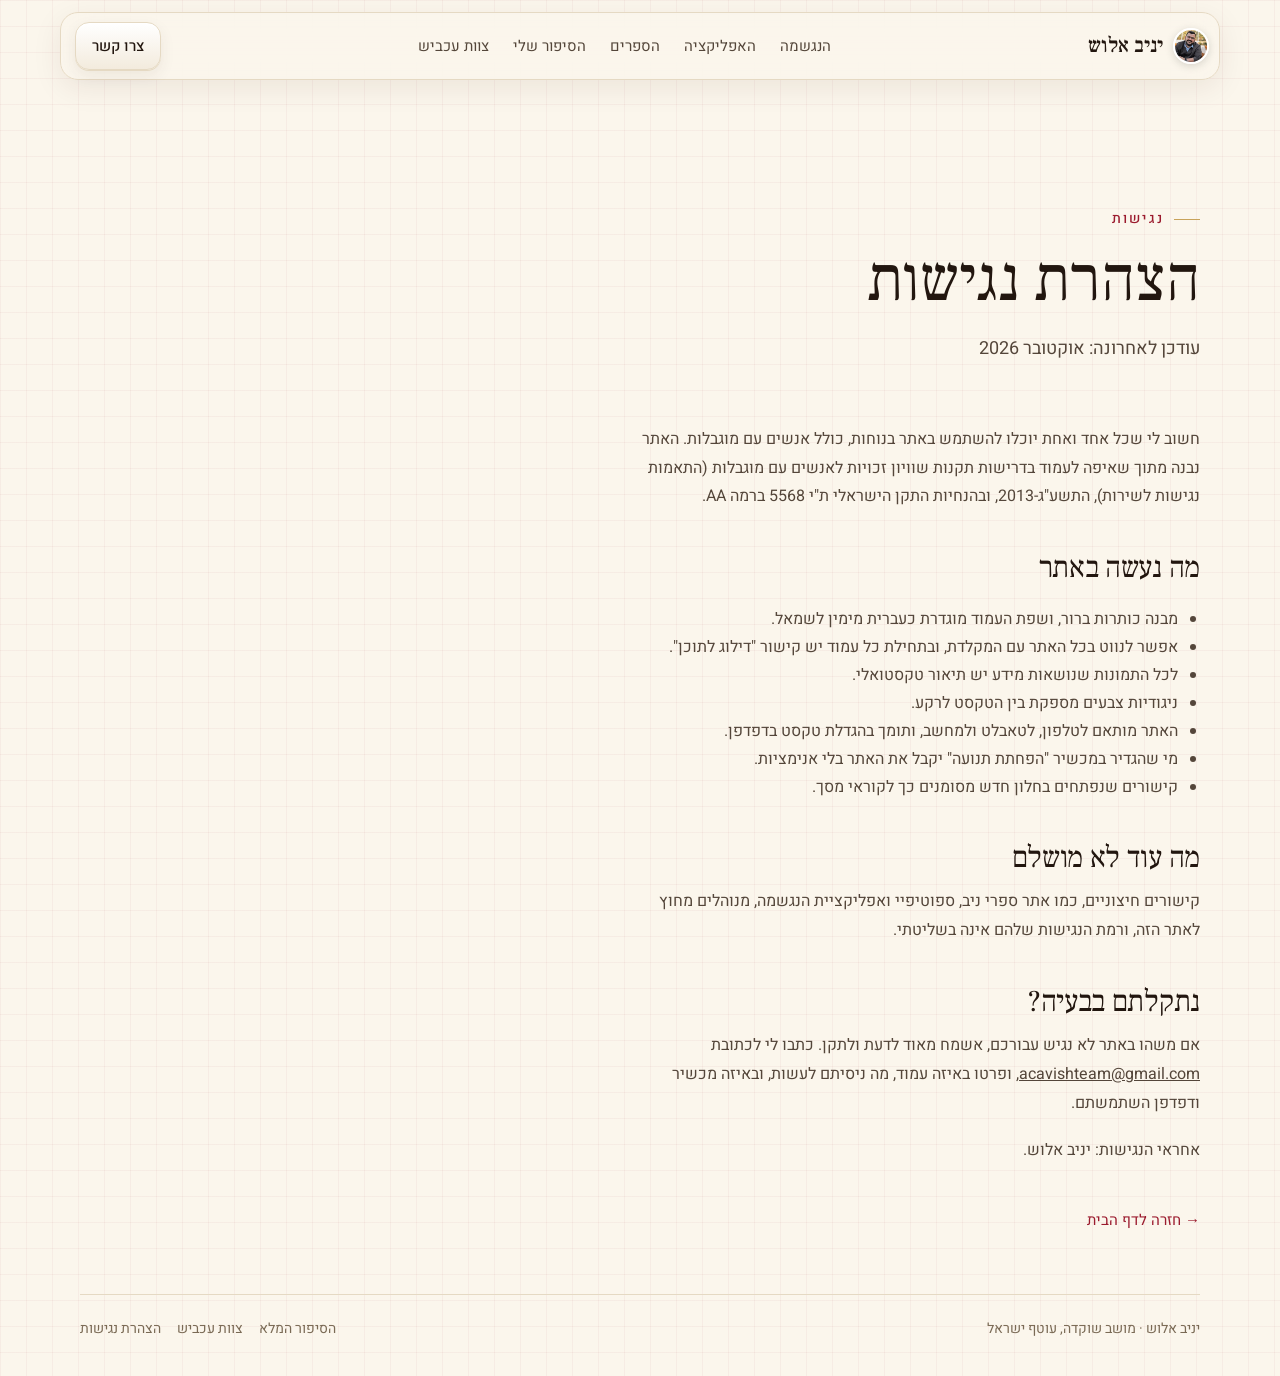
<file: accessibility.html>
<!DOCTYPE html>
<html lang="he" dir="rtl">
<head>
<meta charset="utf-8">
<meta name="viewport" content="width=device-width, initial-scale=1, viewport-fit=cover">
<title>הצהרת נגישות · יניב אלוש</title>
<meta name="description" content="הצהרת הנגישות של האתר של יניב אלוש.">
<meta name="theme-color" content="#FBF6EC">
<meta property="og:type" content="website">
<meta property="og:locale" content="he_IL">
<meta property="og:title" content="הצהרת נגישות · יניב אלוש">
<meta property="og:description" content="הצהרת הנגישות של האתר של יניב אלוש.">
<meta property="og:image" content="https://angashama.com/img/og.jpg">
<meta property="og:image:width" content="1200"><meta property="og:image:height" content="630">
<meta name="twitter:card" content="summary_large_image">
<link rel="icon" href="img/favicon.png" type="image/png">
<link rel="apple-touch-icon" href="img/apple-touch-icon.png">
<link rel="preconnect" href="https://fonts.googleapis.com"><link rel="preconnect" href="https://fonts.gstatic.com" crossorigin>
<link href="https://fonts.googleapis.com/css2?family=Frank+Ruhl+Libre:wght@300;400;500&family=Heebo:wght@400;500&display=swap" rel="stylesheet">
<link rel="stylesheet" href="style.css">
</head>
<body>
<a class="skip" href="#main">דילוג לתוכן</a>

<header class="hdr"><nav class="pill-nav" aria-label="ניווט ראשי">
  <a class="brand" href="index.html#top"><img src="img/yaniv-face.webp" alt="" width="36" height="36"><b>יניב אלוש</b></a>
  <div class="links"><a href="index.html#offers">הנגשמה</a><a href="index.html#app">האפליקציה</a><a href="index.html#offers">הספרים</a><a href="index.html#story">הסיפור שלי</a><a href="index.html#akavish">צוות עכביש</a></div>
  <a class="btn ghost sm links" href="index.html#contact">צרו קשר</a>
  <button class="menu-btn" type="button" aria-expanded="false" aria-controls="drawer" aria-label="פתיחת התפריט"><i></i></button>
</nav></header>
<div class="drawer" id="drawer" hidden>
  <a href="index.html#offers">הנגשמה והספרים</a><a href="index.html#app">האפליקציה</a><a href="index.html#story">הסיפור שלי</a><a href="index.html#akavish">צוות עכביש</a>
  <a class="btn" href="index.html#contact">צרו קשר</a>
</div>

<main id="main">
<div class="page-head"><div class="wrap">
  <span class="eyebrow">נגישות</span>
  <h1>הצהרת נגישות</h1>
  <p class="lead">עודכן לאחרונה: אוקטובר 2026</p>
</div></div>
<div class="article legal"><div class="wrap">
  <div class="prose">
  <p>חשוב לי שכל אחד ואחת יוכלו להשתמש באתר בנוחות, כולל אנשים עם מוגבלות. האתר נבנה מתוך שאיפה לעמוד בדרישות תקנות שוויון זכויות לאנשים עם מוגבלות (התאמות נגישות לשירות), התשע"ג-2013, ובהנחיות התקן הישראלי ת"י 5568 ברמה AA.</p>
  </div>
  <h2>מה נעשה באתר</h2>
  <ul>
    <li>מבנה כותרות ברור, ושפת העמוד מוגדרת כעברית מימין לשמאל.</li>
    <li>אפשר לנווט בכל האתר עם המקלדת, ובתחילת כל עמוד יש קישור "דילוג לתוכן".</li>
    <li>לכל התמונות שנושאות מידע יש תיאור טקסטואלי.</li>
    <li>ניגודיות צבעים מספקת בין הטקסט לרקע.</li>
    <li>האתר מותאם לטלפון, לטאבלט ולמחשב, ותומך בהגדלת טקסט בדפדפן.</li>
    <li>מי שהגדיר במכשיר "הפחתת תנועה" יקבל את האתר בלי אנימציות.</li>
    <li>קישורים שנפתחים בחלון חדש מסומנים כך לקוראי מסך.</li>
  </ul>
  <h2>מה עוד לא מושלם</h2>
  <div class="prose"><p>קישורים חיצוניים, כמו אתר ספרי ניב, ספוטיפיי ואפליקציית הנגשמה, מנוהלים מחוץ לאתר הזה, ורמת הנגישות שלהם אינה בשליטתי.</p></div>
  <h2>נתקלתם בבעיה?</h2>
  <div class="prose"><p>אם משהו באתר לא נגיש עבורכם, אשמח מאוד לדעת ולתקן. כתבו לי לכתובת <a href="mailto:acavishteam@gmail.com">acavishteam@gmail.com</a>, ופרטו באיזה עמוד, מה ניסיתם לעשות, ובאיזה מכשיר ודפדפן השתמשתם.</p>
  <p>אחראי הנגישות: יניב אלוש.</p></div>
  <a class="back" href="index.html" style="color:var(--bordo)">→ חזרה לדף הבית</a>
</div></div>

</main>

<div class="wrap"><footer>
  <span>יניב אלוש · מושב שוקדה, עוטף ישראל</span>
  <nav aria-label="קישורים בתחתית"><a href="story.html">הסיפור המלא</a><a href="akavish.html">צוות עכביש</a><a href="accessibility.html">הצהרת נגישות</a></nav>
</footer></div>
<script src="main.js"></script>
</body>
</html>
</file>
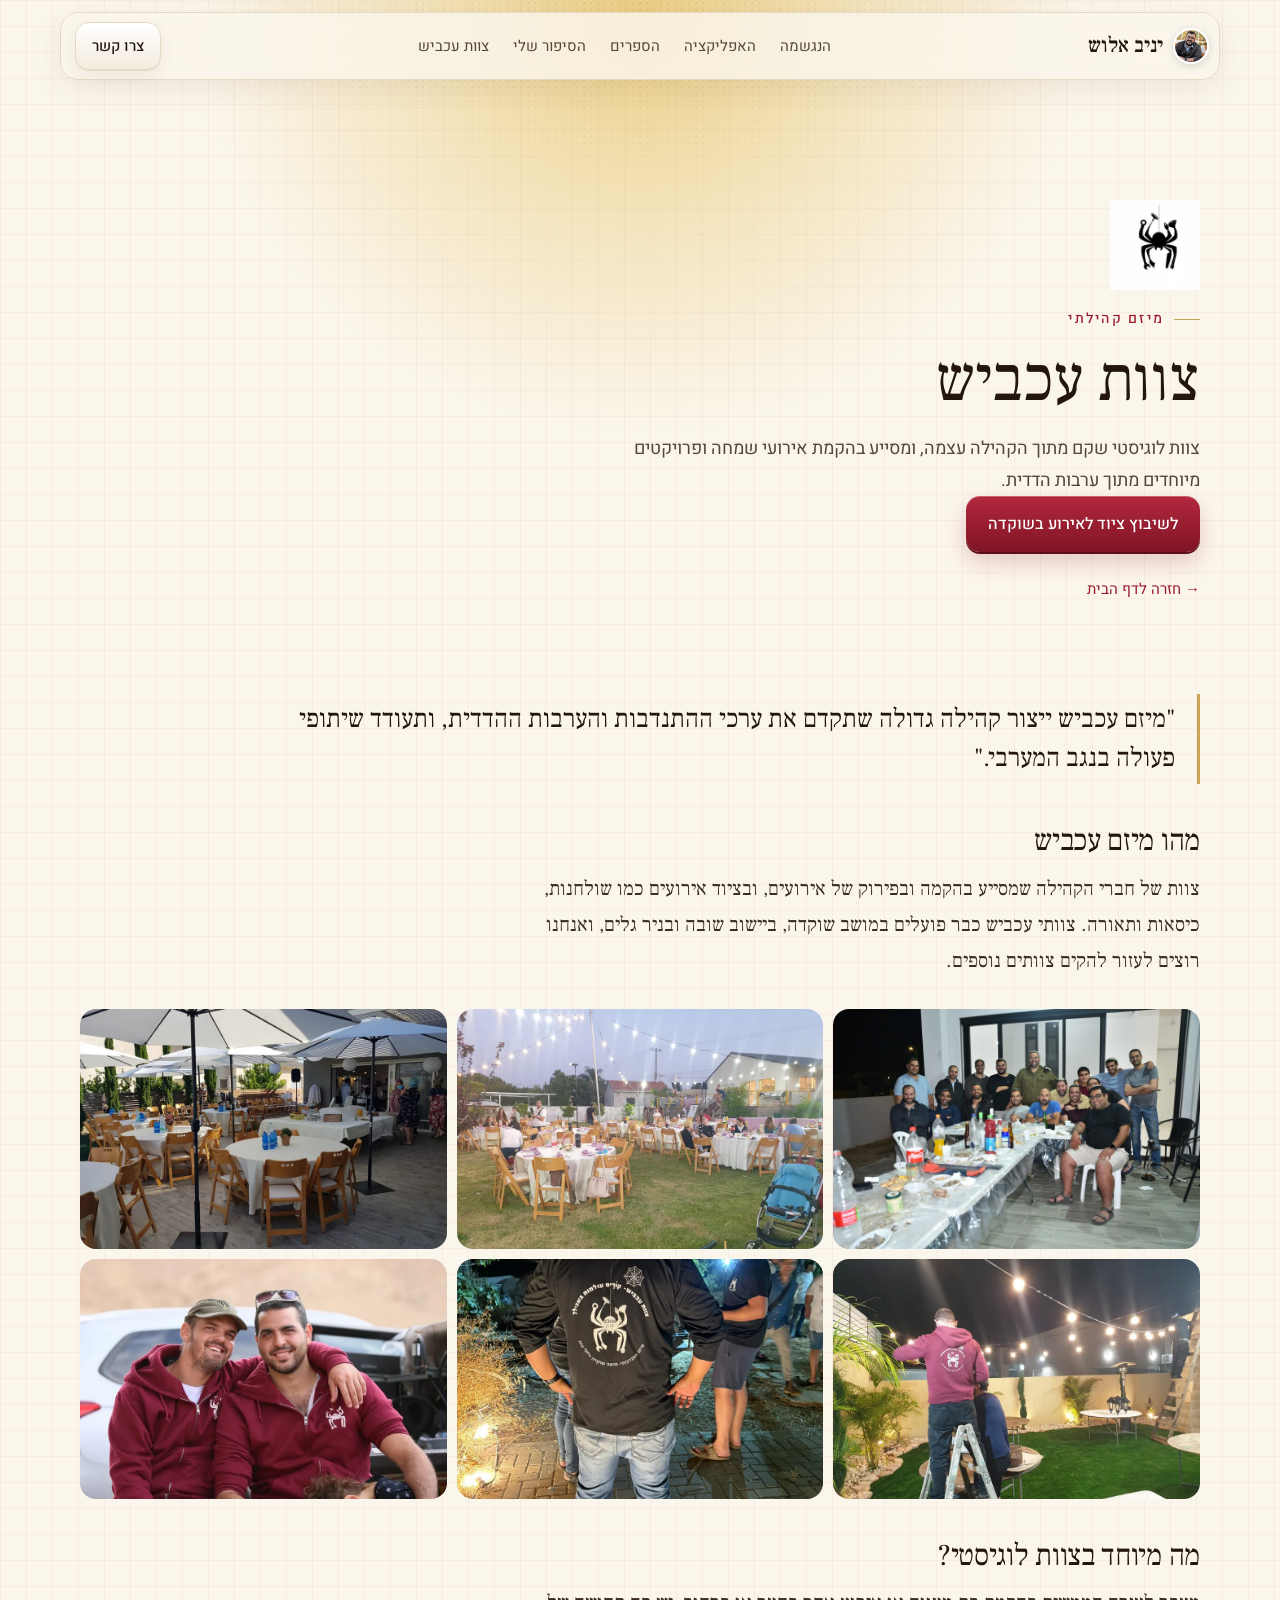
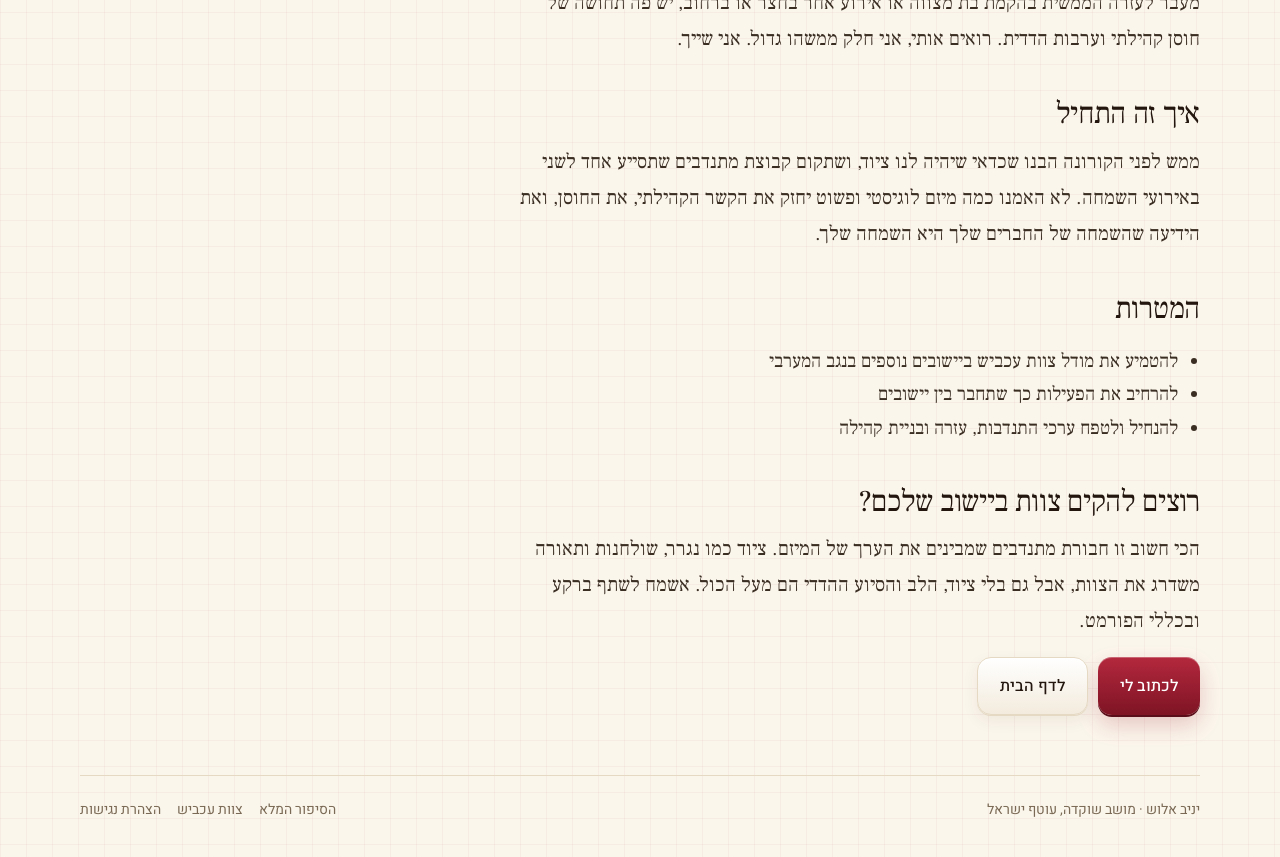
<file: akavish.html>
<!DOCTYPE html>
<html lang="he" dir="rtl">
<head>
<meta charset="utf-8">
<meta name="viewport" content="width=device-width, initial-scale=1, viewport-fit=cover">
<title>צוות עכביש · יניב אלוש</title>
<meta name="description" content="צוות עכביש: מתנדבים מהקהילה שמקימים אירועי שמחה בעוטף, מתוך ערבות הדדית. רוצים להקים צוות ביישוב שלכם?">
<meta name="theme-color" content="#FBF6EC">
<meta property="og:type" content="website">
<meta property="og:locale" content="he_IL">
<meta property="og:title" content="צוות עכביש · יניב אלוש">
<meta property="og:description" content="צוות עכביש: מתנדבים מהקהילה שמקימים אירועי שמחה בעוטף, מתוך ערבות הדדית. רוצים להקים צוות ביישוב שלכם?">
<meta property="og:image" content="https://angashama.com/img/og.jpg">
<meta property="og:image:width" content="1200"><meta property="og:image:height" content="630">
<meta name="twitter:card" content="summary_large_image">
<link rel="icon" href="img/favicon.png" type="image/png">
<link rel="apple-touch-icon" href="img/apple-touch-icon.png">
<link rel="preconnect" href="https://fonts.googleapis.com"><link rel="preconnect" href="https://fonts.gstatic.com" crossorigin>
<link href="https://fonts.googleapis.com/css2?family=Frank+Ruhl+Libre:wght@300;400;500&family=Heebo:wght@400;500&display=swap" rel="stylesheet">
<link rel="stylesheet" href="style.css">
</head>
<body>
<a class="skip" href="#main">דילוג לתוכן</a>

<header class="hdr"><nav class="pill-nav" aria-label="ניווט ראשי">
  <a class="brand" href="index.html#top"><img src="img/yaniv-face.webp" alt="" width="36" height="36"><b>יניב אלוש</b></a>
  <div class="links"><a href="index.html#offers">הנגשמה</a><a href="index.html#app">האפליקציה</a><a href="index.html#offers">הספרים</a><a href="index.html#story">הסיפור שלי</a><a href="index.html#akavish">צוות עכביש</a></div>
  <a class="btn ghost sm links" href="index.html#contact">צרו קשר</a>
  <button class="menu-btn" type="button" aria-expanded="false" aria-controls="drawer" aria-label="פתיחת התפריט"><i></i></button>
</nav></header>
<div class="drawer" id="drawer" hidden>
  <a href="index.html#offers">הנגשמה והספרים</a><a href="index.html#app">האפליקציה</a><a href="index.html#story">הסיפור שלי</a><a href="index.html#akavish">צוות עכביש</a>
  <a class="btn" href="index.html#contact">צרו קשר</a>
</div>

<main id="main">
<div class="page-head"><div class="glow"></div><div class="dots"></div><div class="wrap">
  <img src="img/akavish-logo.png" alt="" width="90" height="90" style="width:90px;position:relative;margin-bottom:10px">
  <span class="eyebrow">מיזם קהילתי</span>
  <h1>צוות עכביש</h1>
  <p class="lead">צוות לוגיסטי שקם מתוך הקהילה עצמה, ומסייע בהקמת אירועי שמחה ופרויקטים מיוחדים מתוך ערבות הדדית.</p>
  <div class="actions"><a class="btn" href="akavish-app/">לשיבוץ ציוד לאירוע בשוקדה</a></div>
  <a class="back" href="index.html">→ חזרה לדף הבית</a>
</div></div>
<div class="article"><div class="wrap">
  <p class="callout">"מיזם עכביש ייצור קהילה גדולה שתקדם את ערכי ההתנדבות והערבות ההדדית, ותעודד שיתופי פעולה בנגב המערבי."</p>
  <h2>מהו מיזם עכביש</h2>
  <div class="prose"><p>צוות של חברי הקהילה שמסייע בהקמה ובפירוק של אירועים, ובציוד אירועים כמו שולחנות, כיסאות ותאורה. צוותי עכביש כבר פועלים במושב שוקדה, ביישוב שובה ובניר גלים, ואנחנו רוצים לעזור להקים צוותים נוספים.</p></div>
  <div class="gallery">
    <img src="img/akavish-team.webp" alt="מתנדבי צוות עכביש סביב שולחן אירוע" loading="lazy" width="1600" height="1066">
    <img src="img/ak8.webp" alt="אירוע בדשא עם שולחנות ערוכים ושרשראות אור" loading="lazy" width="900" height="675">
    <img src="img/ak4.webp" alt="שולחנות עגולים וכיסאות עץ תחת שמשיות" loading="lazy" width="900" height="675">
    <img src="img/ak6.webp" alt="מתנדב תולה תאורה בחצר" loading="lazy" width="900" height="675">
    <img src="img/ak3.webp" alt="מתנדבים בחולצות צוות עכביש" loading="lazy" width="900" height="1200">
    <img src="img/ak5.webp" alt="מתנדבי הצוות בסווטשירטים בורדו" loading="lazy" width="900" height="1350">
  </div>
  <h2>מה מיוחד בצוות לוגיסטי?</h2>
  <div class="prose"><p>מעבר לעזרה הממשית בהקמת בת מצווה או אירוע אחר בחצר או ברחוב, יש פה תחושה של חוסן קהילתי וערבות הדדית. רואים אותי, אני חלק ממשהו גדול. אני שייך.</p></div>
  <h2>איך זה התחיל</h2>
  <div class="prose"><p>ממש לפני הקורונה הבנו שכדאי שיהיה לנו ציוד, ושתקום קבוצת מתנדבים שתסייע אחד לשני באירועי השמחה. לא האמנו כמה מיזם לוגיסטי ופשוט יחזק את הקשר הקהילתי, את החוסן, ואת הידיעה שהשמחה של החברים שלך היא השמחה שלך.</p></div>
  <h2>המטרות</h2>
  <ul><li>להטמיע את מודל צוות עכביש ביישובים נוספים בנגב המערבי</li><li>להרחיב את הפעילות כך שתחבר בין יישובים</li><li>להנחיל ולטפח ערכי התנדבות, עזרה ובניית קהילה</li></ul>
  <h2>רוצים להקים צוות ביישוב שלכם?</h2>
  <div class="prose"><p>הכי חשוב זו חבורת מתנדבים שמבינים את הערך של המיזם. ציוד כמו נגרר, שולחנות ותאורה משדרג את הצוות, אבל גם בלי ציוד, הלב והסיוע ההדדי הם מעל הכול. אשמח לשתף ברקע ובכללי הפורמט.</p></div>
  <div class="actions"><a class="btn" href="mailto:acavishteam@gmail.com">לכתוב לי</a><a class="btn ghost" href="index.html">לדף הבית</a></div>
</div></div>

</main>

<div class="wrap"><footer>
  <span>יניב אלוש · מושב שוקדה, עוטף ישראל</span>
  <nav aria-label="קישורים בתחתית"><a href="story.html">הסיפור המלא</a><a href="akavish.html">צוות עכביש</a><a href="accessibility.html">הצהרת נגישות</a></nav>
</footer></div>
<script src="main.js"></script>
</body>
</html>
</file>
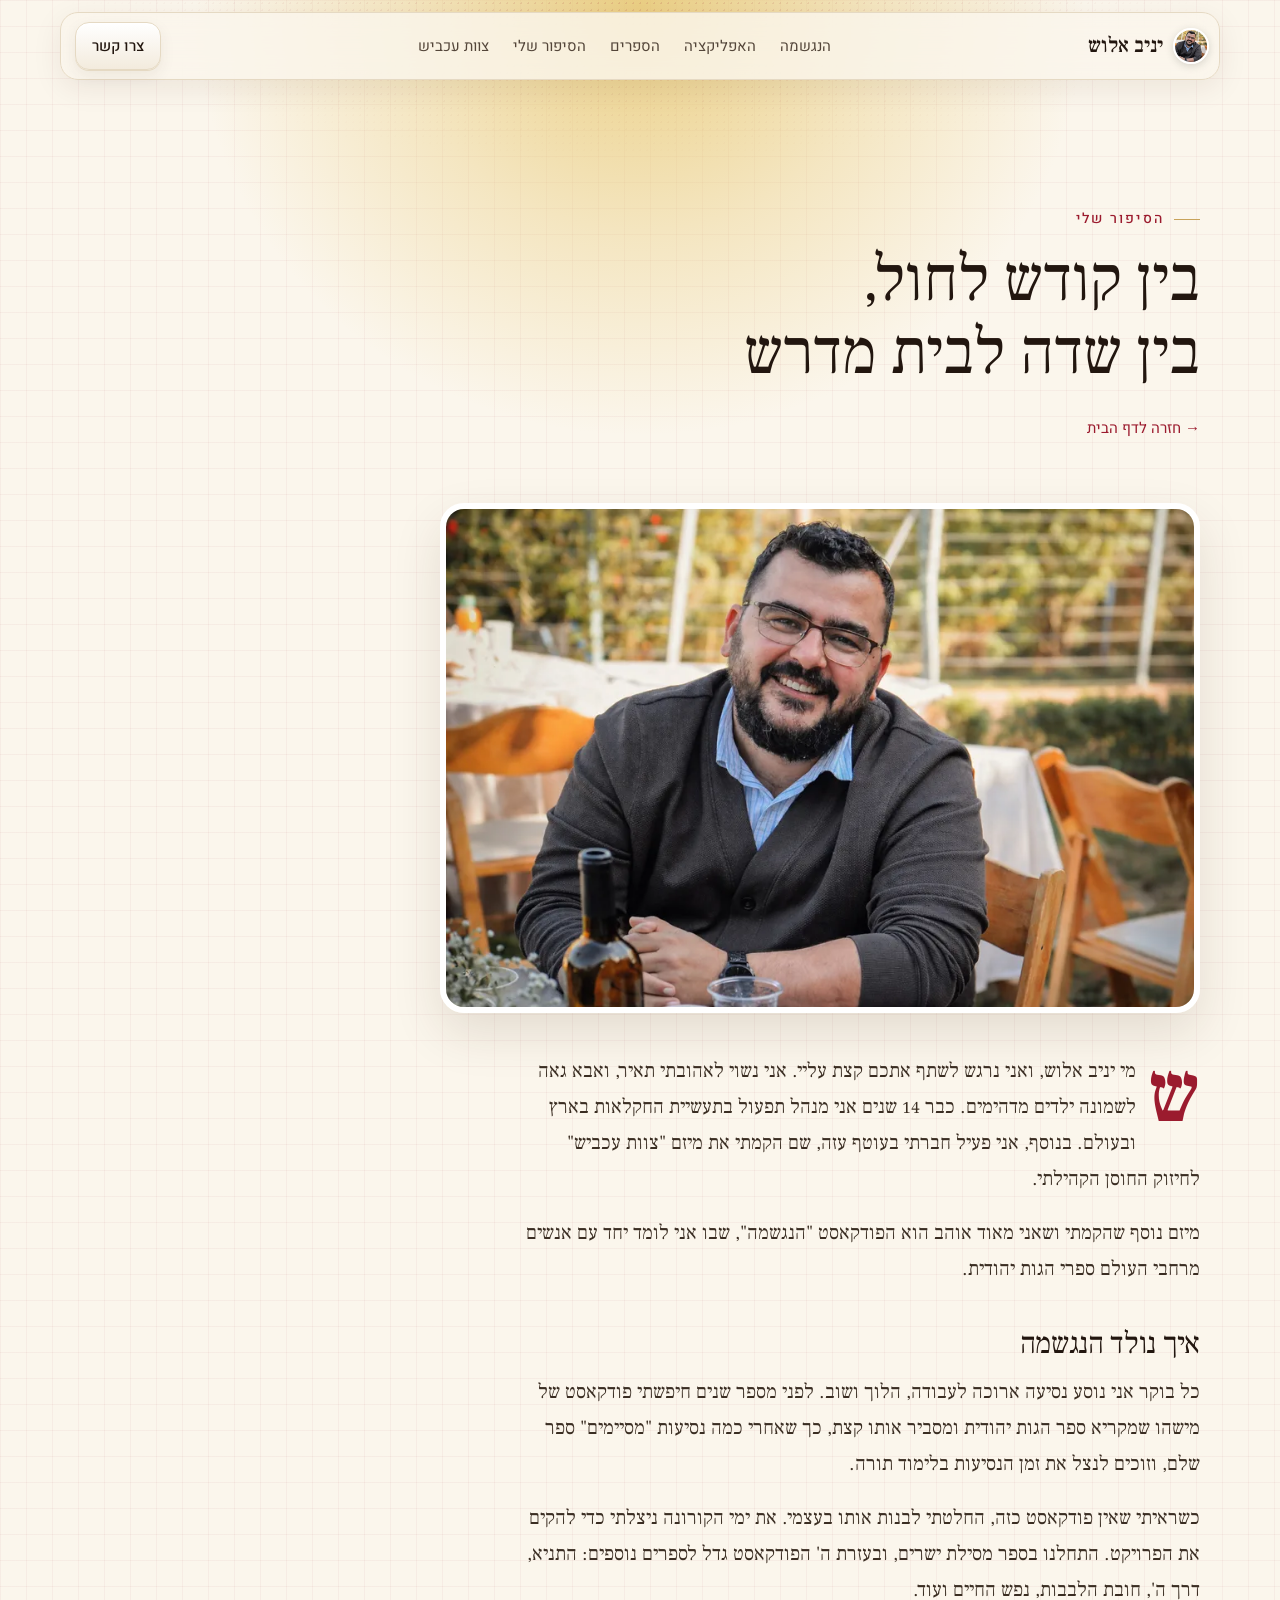
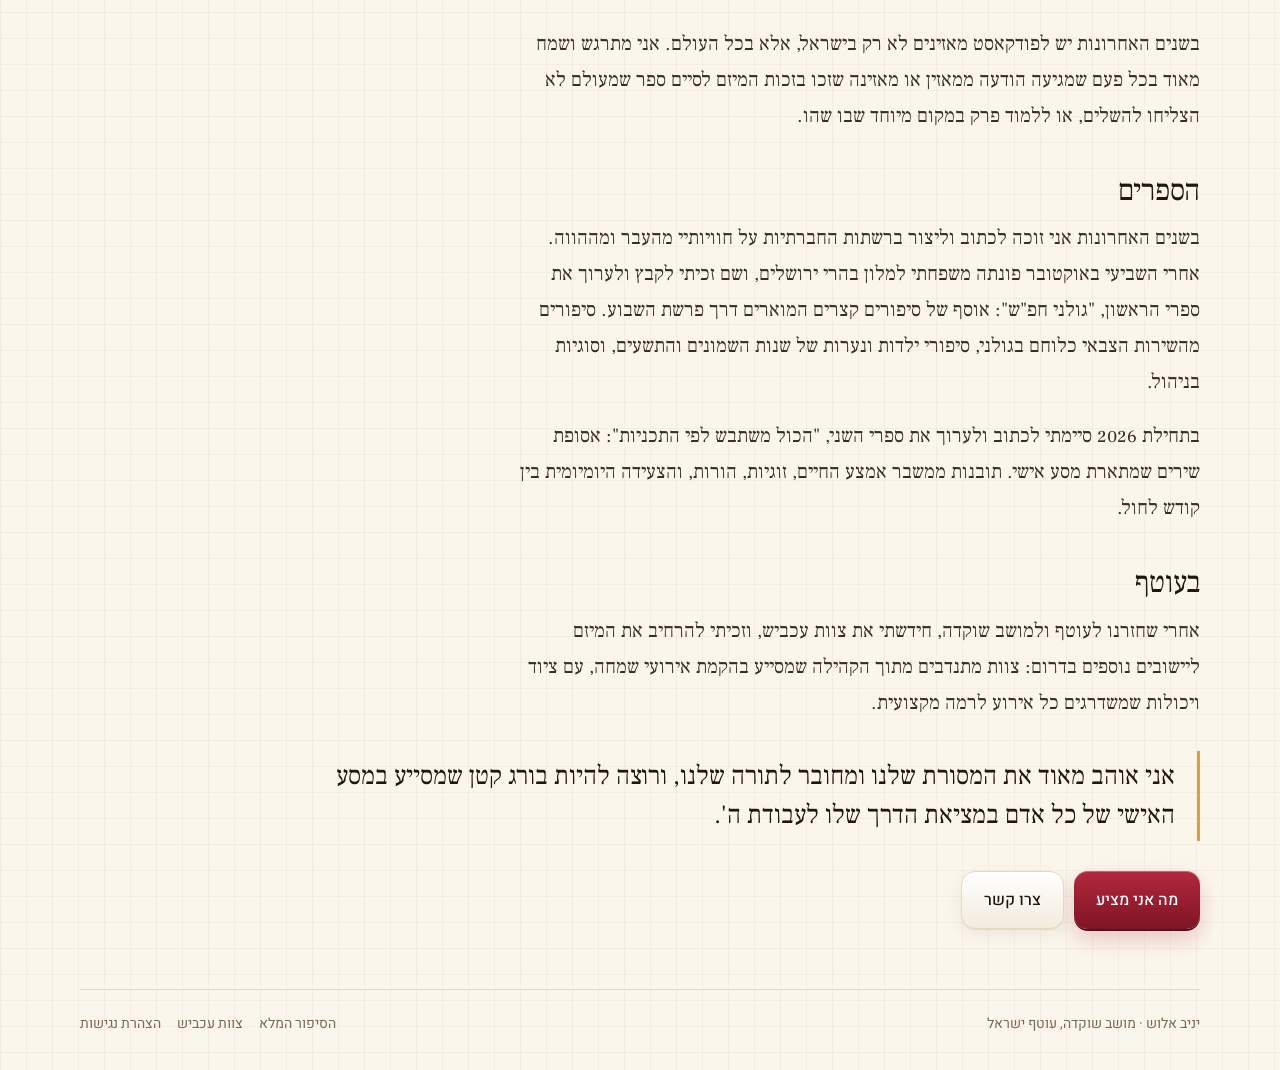
<file: story.html>
<!DOCTYPE html>
<html lang="he" dir="rtl">
<head>
<meta charset="utf-8">
<meta name="viewport" content="width=device-width, initial-scale=1, viewport-fit=cover">
<title>הסיפור שלי · יניב אלוש</title>
<meta name="description" content="הסיפור של יניב אלוש: אבא לשמונה, מנהל תפעול, יוצר הפודקאסט הנגשמה וכותב הספרים גולני חפ&quot;ש והכול משתבש לפי התכניות.">
<meta name="theme-color" content="#FBF6EC">
<meta property="og:type" content="website">
<meta property="og:locale" content="he_IL">
<meta property="og:title" content="הסיפור שלי · יניב אלוש">
<meta property="og:description" content="הסיפור של יניב אלוש: אבא לשמונה, מנהל תפעול, יוצר הפודקאסט הנגשמה וכותב הספרים גולני חפ&quot;ש והכול משתבש לפי התכניות.">
<meta property="og:image" content="https://angashama.com/img/og.jpg">
<meta property="og:image:width" content="1200"><meta property="og:image:height" content="630">
<meta name="twitter:card" content="summary_large_image">
<link rel="icon" href="img/favicon.png" type="image/png">
<link rel="apple-touch-icon" href="img/apple-touch-icon.png">
<link rel="preconnect" href="https://fonts.googleapis.com"><link rel="preconnect" href="https://fonts.gstatic.com" crossorigin>
<link href="https://fonts.googleapis.com/css2?family=Frank+Ruhl+Libre:wght@300;400;500&family=Heebo:wght@400;500&display=swap" rel="stylesheet">
<link rel="stylesheet" href="style.css">
</head>
<body>
<a class="skip" href="#main">דילוג לתוכן</a>

<header class="hdr"><nav class="pill-nav" aria-label="ניווט ראשי">
  <a class="brand" href="index.html#top"><img src="img/yaniv-face.webp" alt="" width="36" height="36"><b>יניב אלוש</b></a>
  <div class="links"><a href="index.html#offers">הנגשמה</a><a href="index.html#app">האפליקציה</a><a href="index.html#offers">הספרים</a><a href="index.html#story">הסיפור שלי</a><a href="index.html#akavish">צוות עכביש</a></div>
  <a class="btn ghost sm links" href="index.html#contact">צרו קשר</a>
  <button class="menu-btn" type="button" aria-expanded="false" aria-controls="drawer" aria-label="פתיחת התפריט"><i></i></button>
</nav></header>
<div class="drawer" id="drawer" hidden>
  <a href="index.html#offers">הנגשמה והספרים</a><a href="index.html#app">האפליקציה</a><a href="index.html#story">הסיפור שלי</a><a href="index.html#akavish">צוות עכביש</a>
  <a class="btn" href="index.html#contact">צרו קשר</a>
</div>

<main id="main">
<div class="page-head"><div class="glow"></div><div class="dots"></div><div class="wrap">
  <span class="eyebrow">הסיפור שלי</span>
  <h1>בין קודש לחול,<br>בין שדה לבית מדרש</h1>
  <a class="back" href="index.html">→ חזרה לדף הבית</a>
</div></div>
<div class="article"><div class="wrap">
  <div class="portrait" style="height:auto;max-width:760px;margin-bottom:40px"><img src="img/yaniv.webp" alt="יניב אלוש מחייך, יושב ליד שולחן" width="900" height="600"></div>
  <div class="prose drop">
    <p>שמי יניב אלוש, ואני נרגש לשתף אתכם קצת עליי. אני נשוי לאהובתי תאיר, ואבא גאה לשמונה ילדים מדהימים. כבר 14 שנים אני מנהל תפעול בתעשיית החקלאות בארץ ובעולם. בנוסף, אני פעיל חברתי בעוטף עזה, שם הקמתי את מיזם "צוות עכביש" לחיזוק החוסן הקהילתי.</p>
    <p>מיזם נוסף שהקמתי ושאני מאוד אוהב הוא הפודקאסט "הנגשמה", שבו אני לומד יחד עם אנשים מרחבי העולם ספרי הגות יהודית.</p>
  </div>
  <h2>איך נולד הנגשמה</h2>
  <div class="prose">
    <p>כל בוקר אני נוסע נסיעה ארוכה לעבודה, הלוך ושוב. לפני מספר שנים חיפשתי פודקאסט של מישהו שמקריא ספר הגות יהודית ומסביר אותו קצת, כך שאחרי כמה נסיעות "מסיימים" ספר שלם, וזוכים לנצל את זמן הנסיעות בלימוד תורה.</p>
    <p>כשראיתי שאין פודקאסט כזה, החלטתי לבנות אותו בעצמי. את ימי הקורונה ניצלתי כדי להקים את הפרויקט. התחלנו בספר מסילת ישרים, ובעזרת ה' הפודקאסט גדל לספרים נוספים: התניא, דרך ה', חובת הלבבות, נפש החיים ועוד.</p>
    <p>בשנים האחרונות יש לפודקאסט מאזינים לא רק בישראל, אלא בכל העולם. אני מתרגש ושמח מאוד בכל פעם שמגיעה הודעה ממאזין או מאזינה שזכו בזכות המיזם לסיים ספר שמעולם לא הצליחו להשלים, או ללמוד פרק במקום מיוחד שבו שהו.</p>
  </div>
  <h2>הספרים</h2>
  <div class="prose">
    <p>בשנים האחרונות אני זוכה לכתוב וליצור ברשתות החברתיות על חוויותיי מהעבר ומההווה. אחרי השביעי באוקטובר פונתה משפחתי למלון בהרי ירושלים, ושם זכיתי לקבץ ולערוך את ספרי הראשון, "גולני חפ"ש": אוסף של סיפורים קצרים המוארים דרך פרשת השבוע. סיפורים מהשירות הצבאי כלוחם בגולני, סיפורי ילדות ונערות של שנות השמונים והתשעים, וסוגיות בניהול.</p>
    <p>בתחילת 2026 סיימתי לכתוב ולערוך את ספרי השני, "הכול משתבש לפי התכניות": אסופת שירים שמתארת מסע אישי. תובנות ממשבר אמצע החיים, זוגיות, הורות, והצעידה היומיומית בין קודש לחול.</p>
  </div>
  <h2>בעוטף</h2>
  <div class="prose">
    <p>אחרי שחזרנו לעוטף ולמושב שוקדה, חידשתי את צוות עכביש, וזכיתי להרחיב את המיזם ליישובים נוספים בדרום: צוות מתנדבים מתוך הקהילה שמסייע בהקמת אירועי שמחה, עם ציוד ויכולות שמשדרגים כל אירוע לרמה מקצועית.</p>
  </div>
  <p class="callout">אני אוהב מאוד את המסורת שלנו ומחובר לתורה שלנו, ורוצה להיות בורג קטן שמסייע במסע האישי של כל אדם במציאת הדרך שלו לעבודת ה'.</p>
  <div class="actions"><a class="btn" href="index.html#offers">מה אני מציע</a><a class="btn ghost" href="index.html#contact">צרו קשר</a></div>
</div></div>

</main>

<div class="wrap"><footer>
  <span>יניב אלוש · מושב שוקדה, עוטף ישראל</span>
  <nav aria-label="קישורים בתחתית"><a href="story.html">הסיפור המלא</a><a href="akavish.html">צוות עכביש</a><a href="accessibility.html">הצהרת נגישות</a></nav>
</footer></div>
<script src="main.js"></script>
</body>
</html>
</file>
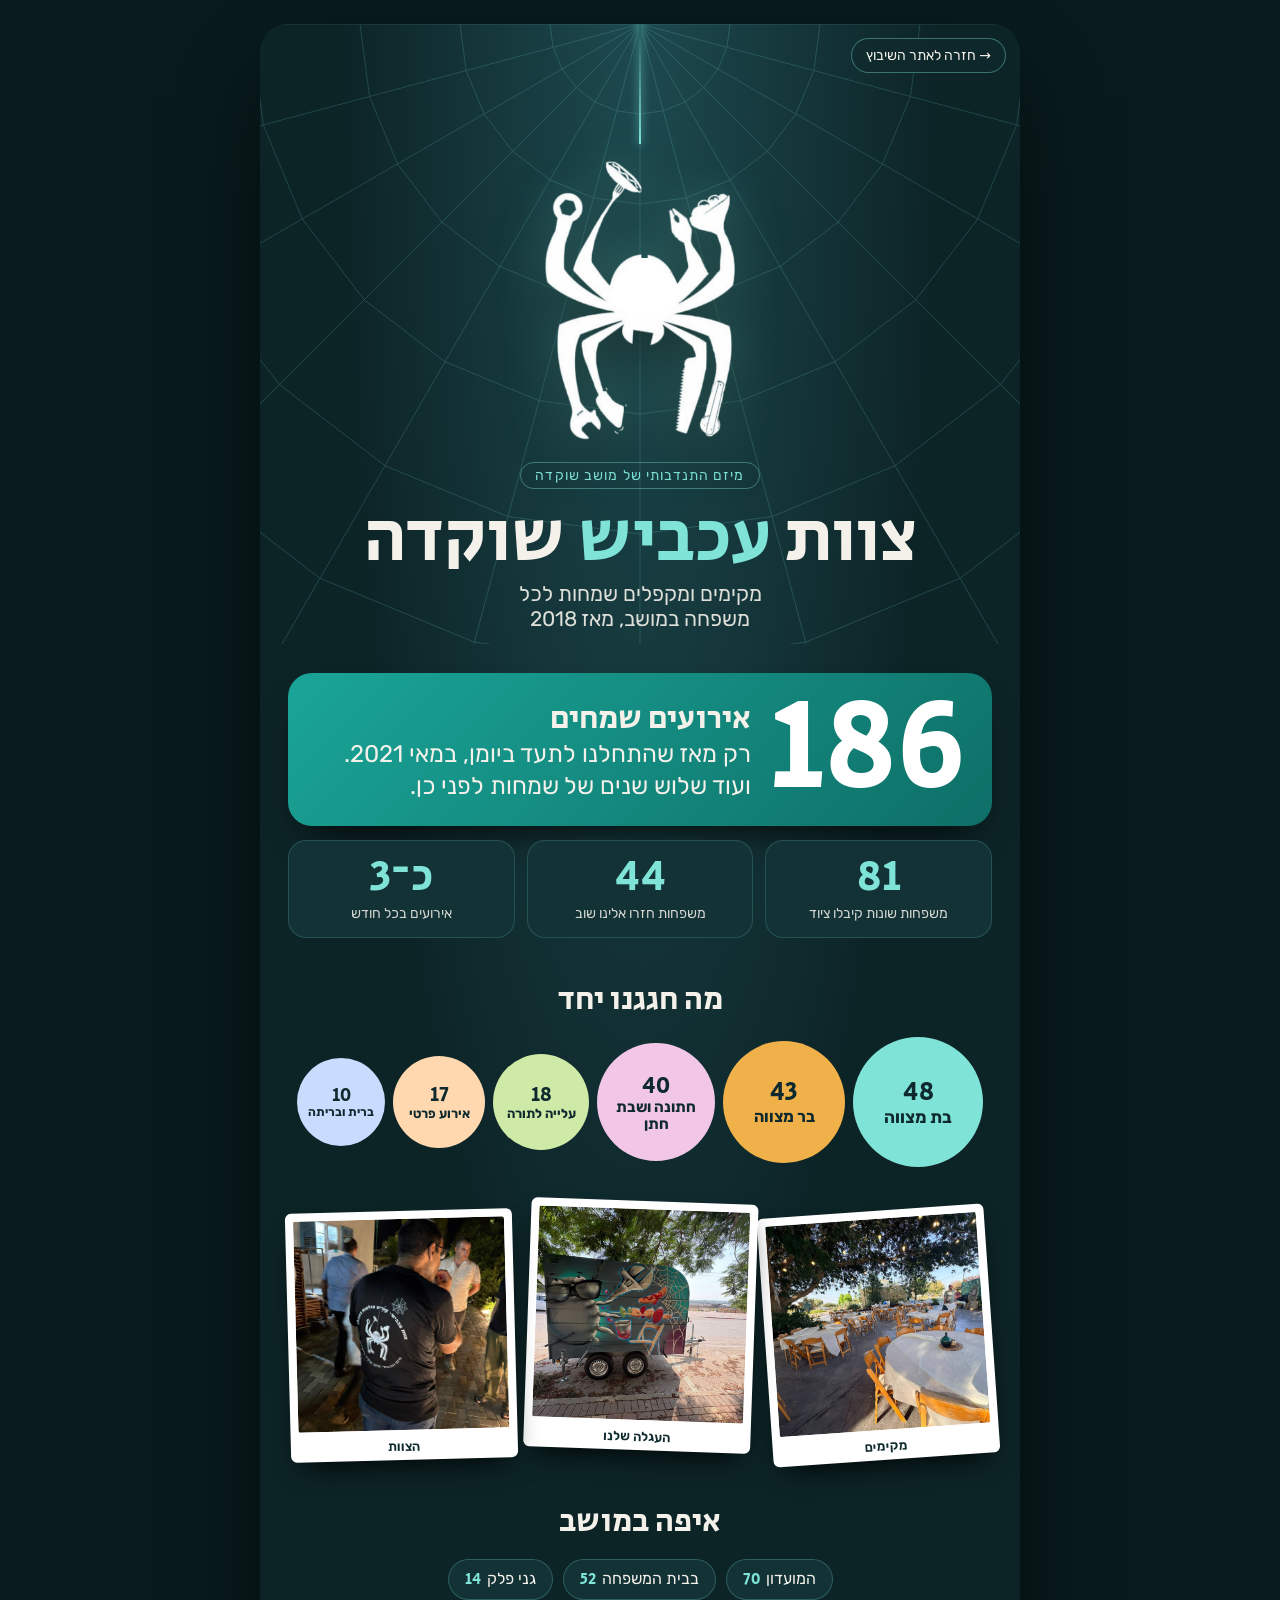
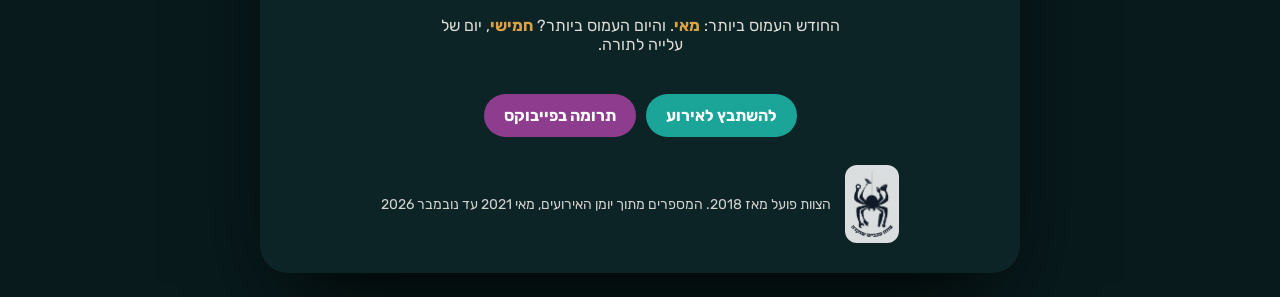
<file: akavish-app/about.html>
<!doctype html>
<html lang="he" dir="rtl">
<head>
<meta charset="utf-8">
<meta name="viewport" content="width=device-width, initial-scale=1, viewport-fit=cover">
<meta name="theme-color" content="#0d2427">
<link rel="icon" href="img/icon-192.png">
<title>עלינו – צוות עכביש שוקדה</title>
<link rel="preconnect" href="https://fonts.googleapis.com"><link rel="preconnect" href="https://fonts.gstatic.com" crossorigin>
<link href="https://fonts.googleapis.com/css2?family=Rubik:wght@400;600;700&family=Secular+One&display=swap" rel="stylesheet">
</head>
<body>
<style>
/* Poster: deep night-teal sheet, spider hangs from the top edge, numbers carry the story */
:root{
  --night:#0d2427; --night-2:#123236; --mint:#7fe3d8; --teal:#1aa598; --plum:#8e3c8e; --amber:#f0b04a; --paper:#f4f1ea; --ink:#0f2a2e;
  --display:"Secular One","Rubik",system-ui,sans-serif; --body:"Rubik",system-ui,sans-serif;
  color-scheme:dark;
}
*{box-sizing:border-box}
html,body{background:#081a1c;margin:0}
body{font-family:var(--body);color:var(--paper);padding-block:24px;padding-left:max(16px,env(safe-area-inset-left,0px));padding-right:max(16px,env(safe-area-inset-right,0px))}
.sheet{position:relative;max-width:760px;margin:0 auto;background:radial-gradient(ellipse at 50% 0%,#1d4a4f 0%,var(--night) 55%);border-radius:28px;overflow:hidden;box-shadow:0 40px 90px -30px #000;isolation:isolate}
.web{position:absolute;inset:0 0 auto;height:620px;width:100%;z-index:-1;opacity:.18}
.web *{stroke:var(--mint);fill:none;stroke-width:1}
.top{position:relative;text-align:center;padding:0 24px 8px}
.thread{position:absolute;top:0;left:50%;width:2px;height:120px;transform:translateX(-50%);background:linear-gradient(transparent,var(--mint));box-shadow:0 0 8px var(--mint)}
.spider{width:min(190px,42vw);margin:96px auto 0;filter:drop-shadow(0 18px 24px rgba(0,0,0,.6)) drop-shadow(0 0 20px rgba(127,227,216,.35));transform-origin:50% -100px}
@media (prefers-reduced-motion:no-preference){.spider{animation:sway 6s ease-in-out infinite}}
@keyframes sway{0%,100%{transform:rotate(-2deg)}50%{transform:rotate(2deg)}}
.kicker{display:inline-block;margin-top:18px;font-size:14px;letter-spacing:.08em;color:var(--mint);border:1px solid rgba(127,227,216,.4);border-radius:999px;padding:4px 14px}
h1{font-family:var(--display);font-weight:400;font-size:clamp(40px,9vw,72px);line-height:1;margin:14px 0 6px;text-wrap:balance}
h1 span{color:var(--mint)}
.tag{font-size:clamp(17px,3.4vw,21px);opacity:.9;margin:0 auto;max-width:34ch;text-wrap:balance}

.hero-num{display:grid;grid-template-columns:auto 1fr;align-items:center;gap:18px;margin:34px 28px 0;padding:22px 26px;border-radius:24px;background:linear-gradient(135deg,var(--teal),#0e6f67);box-shadow:0 20px 40px -20px #000}
.hero-num b{font-family:var(--display);font-weight:400;font-size:clamp(76px,17vw,128px);line-height:.85;font-variant-numeric:tabular-nums;color:#fff}
.hero-num p{margin:0;font-size:clamp(18px,3.6vw,24px);line-height:1.3}
.hero-num p strong{display:block;font-family:var(--display);font-weight:400;font-size:clamp(24px,5vw,32px)}
.stats{display:grid;grid-template-columns:repeat(3,1fr);gap:12px;margin:14px 28px 0}
.stat{background:var(--night-2);border:1px solid rgba(127,227,216,.18);border-radius:18px;padding:14px 10px;text-align:center}
.stat b{display:block;font-family:var(--display);font-weight:400;font-size:clamp(30px,7vw,44px);line-height:1;color:var(--mint);font-variant-numeric:tabular-nums}
.stat span{font-size:14px;opacity:.85;line-height:1.3;display:block;margin-top:6px}

h2{font-family:var(--display);font-weight:400;font-size:clamp(24px,5vw,32px);margin:0 0 14px;text-align:center}
.block{padding:38px 28px 0}
.bubbles{display:flex;flex-wrap:wrap;justify-content:center;align-items:center;gap:8px}
.bub{border-radius:999px;display:grid;place-items:center;text-align:center;line-height:1.1;padding:10px;color:var(--ink);font-weight:700}
.bub b{display:block;font-family:var(--display);font-weight:400;font-size:1.6em}
.b1{width:130px;height:130px;background:var(--mint);font-size:17px}
.b2{width:122px;height:122px;background:var(--amber);font-size:16px}
.b3{width:118px;height:118px;background:#f2c6e6;font-size:15px}
.b4{width:96px;height:96px;background:#cfe9a6;font-size:13px}
.b5{width:92px;height:92px;background:#ffd8b0;font-size:13px}
.b6{width:88px;height:88px;background:#c9dcff;font-size:12px}

.photos{position:relative;display:grid;grid-template-columns:1fr 1fr 1fr;gap:12px;padding:44px 28px 0}
.photos figure{margin:0;background:#fff;padding:8px 8px 30px;border-radius:6px;box-shadow:0 14px 30px -12px #000;position:relative}
.photos figure:nth-child(1){transform:rotate(-4deg)}
.photos figure:nth-child(2){transform:rotate(2deg) translateY(-10px)}
.photos figure:nth-child(3){transform:rotate(-1.5deg)}
.photos img{width:100%;aspect-ratio:1;object-fit:cover;border-radius:2px;display:block}
.photos figcaption{position:absolute;bottom:6px;inset-inline:8px;text-align:center;color:var(--ink);font-size:13px;font-weight:600}

.where{display:flex;flex-wrap:wrap;justify-content:center;gap:10px}
.where span{background:var(--night-2);border:1px solid rgba(127,227,216,.25);border-radius:999px;padding:8px 16px;font-size:16px}
.where b{color:var(--mint);font-family:var(--display);font-weight:400;margin-inline-start:6px}
.fact{text-align:center;margin:16px auto 0;max-width:42ch;opacity:.9;font-size:16px}
.fact b{color:var(--amber)}

.cta{display:grid;grid-template-columns:auto 1fr;gap:20px;align-items:center;margin:44px 28px 0;padding:20px;border-radius:22px;background:var(--paper);color:var(--ink)}
.cta img.qr{width:132px;height:132px;border-radius:10px}
.cta h3{font-family:var(--display);font-weight:400;font-size:clamp(22px,4.6vw,28px);margin:0 0 4px}
.cta p{margin:0 0 10px;font-size:15px}
.cta .url{font-weight:700;direction:ltr;unicode-bidi:isolate;font-size:15px;color:var(--teal);word-break:break-all}
.cta .pay{display:inline-block;margin-top:10px;background:var(--plum);color:#fff;border-radius:999px;padding:8px 16px;font-weight:700;text-decoration:none;font-size:15px}
.backapp{position:absolute;top:14px;inset-inline-start:14px;z-index:3;background:rgba(15,42,46,.6);border:1px solid rgba(127,227,216,.4);color:var(--paper);text-decoration:none;border-radius:999px;padding:8px 14px;font-size:14px;backdrop-filter:blur(6px)}
.actions-about{display:flex;flex-wrap:wrap;justify-content:center;gap:10px;margin:40px 28px 0}
.actions-about a{background:var(--teal);color:#fff;text-decoration:none;border-radius:999px;padding:12px 20px;font-weight:700}
.actions-about a.pay{background:var(--plum)}
.foot{display:flex;align-items:center;justify-content:center;gap:14px;padding:28px 24px 30px;font-size:14px;opacity:.85}
.foot img{width:54px;background:#fff;border-radius:12px;padding:6px}
@media (max-width:520px){
  .hero-num{grid-template-columns:1fr;text-align:center;margin-inline:16px}
  .stats,.photos,.cta{margin-inline:16px}.block,.photos{padding-inline:16px}
  .stat span{font-size:12.5px}
  .b1{width:120px;height:120px}.b2{width:112px;height:112px}.b3{width:108px;height:108px}
  .cta{grid-template-columns:1fr;text-align:center}.cta img.qr{margin:0 auto}
  .photos figcaption{font-size:11px}
}
</style>

<div class="sheet" lang="he" dir="rtl">
  <a class="backapp" href="./">→ חזרה לאתר השיבוץ</a>
  <svg class="web" id="web" viewBox="0 0 760 620" preserveAspectRatio="xMidYMin slice" aria-hidden="true"></svg>
  <header class="top">
    <div class="thread"></div>
    <img class="spider" src="img/spider-white.png" alt="העכביש של צוות עכביש">
    <div><span class="kicker">מיזם התנדבותי של מושב שוקדה</span></div>
    <h1>צוות <span>עכביש</span> שוקדה</h1>
    <p class="tag">מקימים ומקפלים שמחות לכל משפחה במושב, מאז 2018</p>
  </header>

  <section class="hero-num" aria-label="סך הכול אירועים">
    <b>186</b>
    <p><strong>אירועים שמחים</strong>רק מאז שהתחלנו לתעד ביומן, במאי 2021. ועוד שלוש שנים של שמחות לפני כן.</p>
  </section>
  <div class="stats">
    <div class="stat"><b>81</b><span>משפחות שונות קיבלו ציוד</span></div>
    <div class="stat"><b>44</b><span>משפחות חזרו אלינו שוב</span></div>
    <div class="stat"><b>כ־3</b><span>אירועים בכל חודש</span></div>
  </div>

  <section class="block">
    <h2>מה חגגנו יחד</h2>
    <div class="bubbles">
      <div class="bub b1"><div><b>48</b>בת מצווה</div></div>
      <div class="bub b2"><div><b>43</b>בר מצווה</div></div>
      <div class="bub b3"><div><b>40</b>חתונה ושבת חתן</div></div>
      <div class="bub b4"><div><b>18</b>עלייה לתורה</div></div>
      <div class="bub b5"><div><b>17</b>אירוע פרטי</div></div>
      <div class="bub b6"><div><b>10</b>ברית ובריתה</div></div>
    </div>
  </section>

  <div class="photos">
    <figure><img src="img/hero.jpg" alt="שולחנות וכיסאות עץ מוכנים לאירוע"><figcaption>מקימים</figcaption></figure>
    <figure><img src="img/trailer.jpg" alt="עגלת הציוד המצוירת של צוות עכביש"><figcaption>העגלה שלנו</figcaption></figure>
    <figure><img src="img/shirt.jpg" alt="חולצת צוות עכביש"><figcaption>הצוות</figcaption></figure>
  </div>

  <section class="block">
    <h2>איפה במושב</h2>
    <div class="where">
      <span>המועדון<b>70</b></span>
      <span>בבית המשפחה<b>52</b></span>
      <span>גני פלק<b>14</b></span>
    </div>
    <p class="fact">החודש העמוס ביותר: <b>מאי</b>. והיום העמוס ביותר? <b>חמישי</b>, יום של עלייה לתורה.</p>
  </section>


  <div class="actions-about"><a href="./#book">להשתבץ לאירוע</a><a class="pay" href="https://links.payboxapp.com/bau6hDWkKUb" target="_blank" rel="noopener">תרומה בפייבוקס</a></div>

  <footer class="foot"><img src="img/logo.png" alt="לוגו צוות עכביש שוקדה"><span>הצוות פועל מאז 2018. המספרים מתוך יומן האירועים, מאי 2021 עד נובמבר 2026</span></footer>
</div>

<script>
(function(){const s=document.getElementById('web');if(!s)return;let h='';const cx=380,cy=0,n=13,R=[90,180,280,390,510,640];
for(let i=0;i<n;i++){const a=Math.PI*i/(n-1);h+=`<line x1="${cx}" y1="${cy}" x2="${cx+Math.cos(a)*900}" y2="${cy+Math.sin(a)*900}"/>`;}
R.forEach(r=>{let d='';for(let i=0;i<n;i++){const a=Math.PI*i/(n-1);d+=(i?'L':'M')+(cx+Math.cos(a)*r).toFixed(1)+','+(cy+Math.sin(a)*r).toFixed(1);}h+=`<path d="${d}"/>`;});s.innerHTML=h;})();
</script>

</body>
</html>
</file>
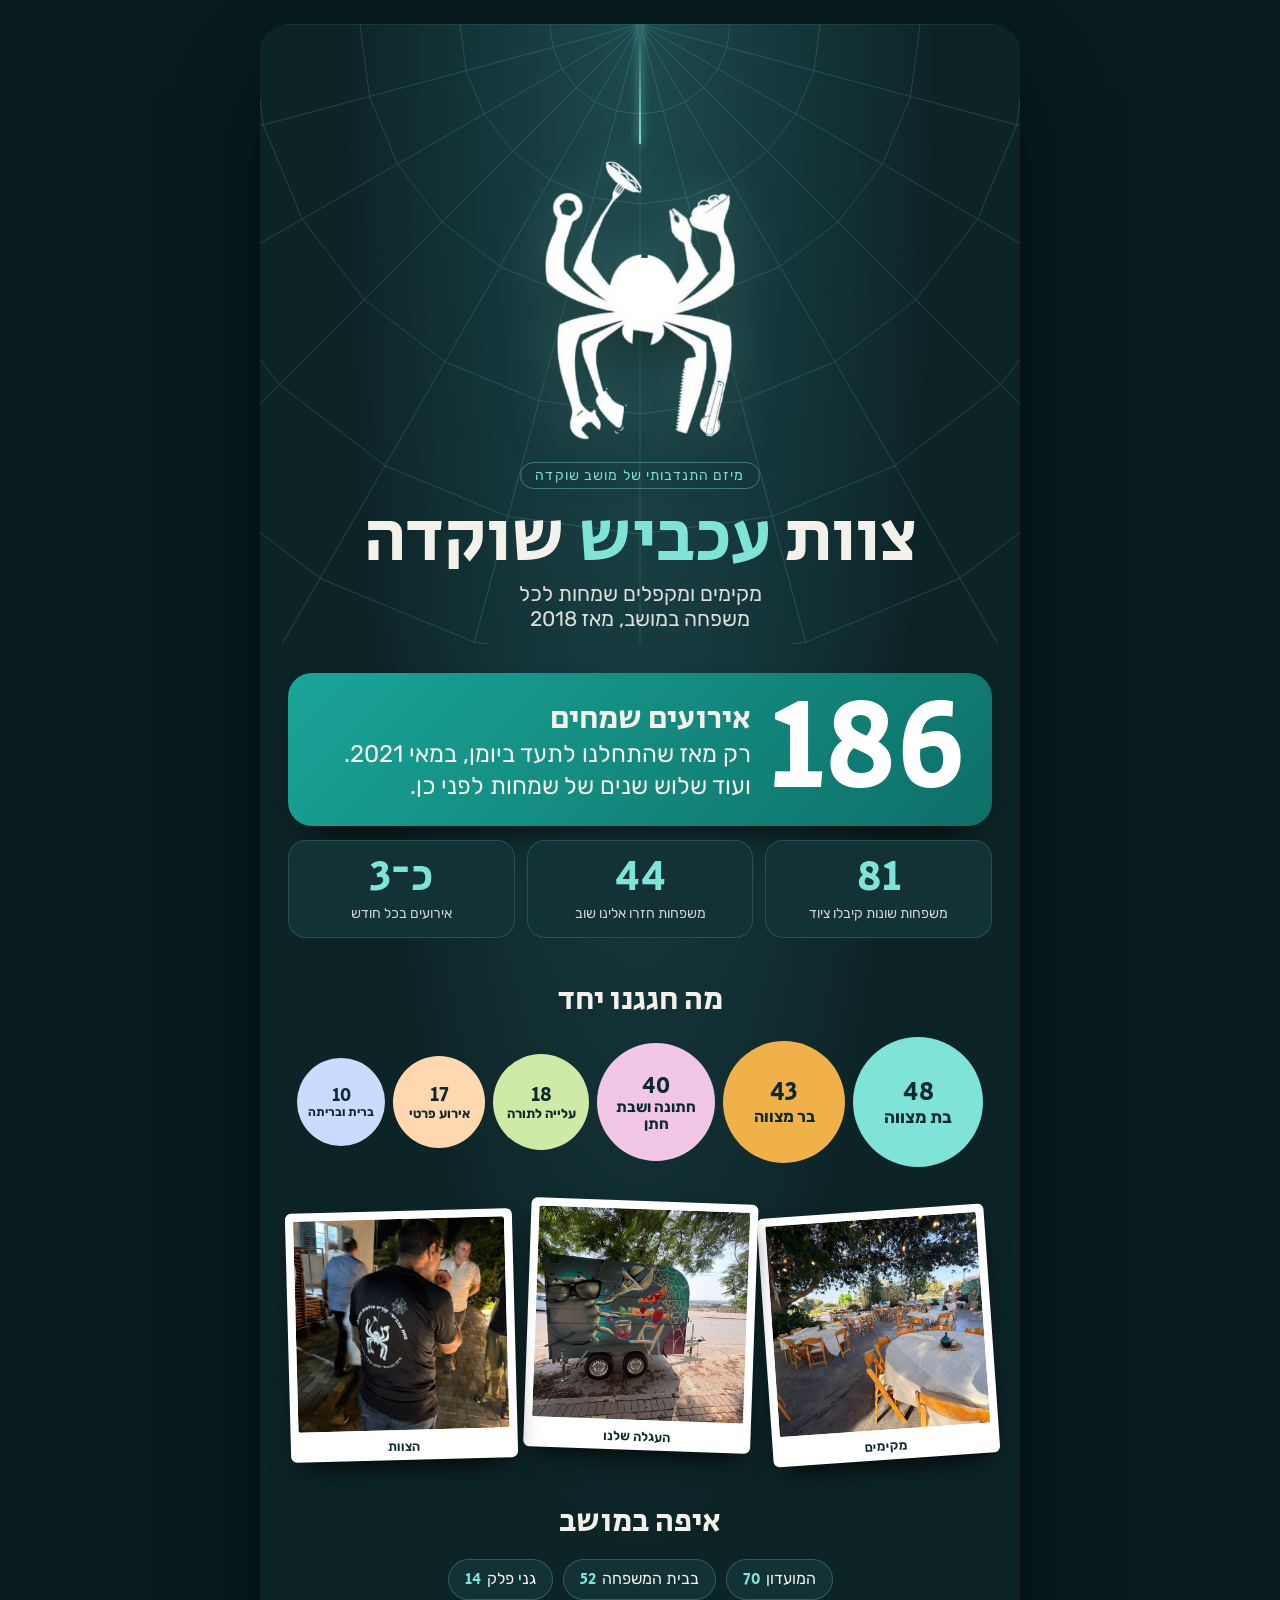
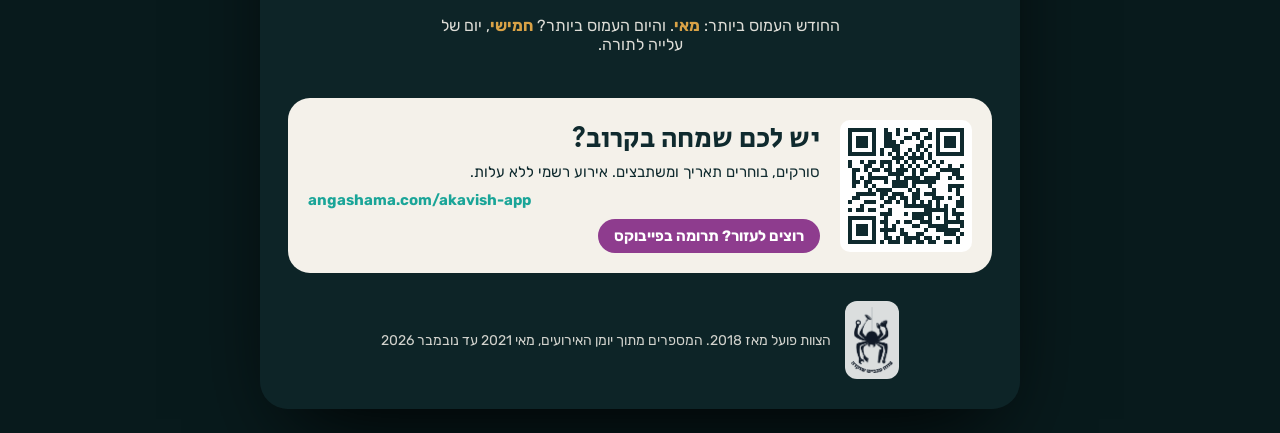
<file: akavish-app/flyer.html>
<!doctype html>
<html lang="he" dir="rtl">
<head>
<meta charset="utf-8">
<meta name="viewport" content="width=device-width, initial-scale=1, viewport-fit=cover">
<link rel="icon" href="img/icon-192.png">
<title>עכביש במספרים</title>
<meta name="claude:viewport-fit-sides" content="cover">
<link rel="preconnect" href="https://fonts.googleapis.com"><link rel="preconnect" href="https://fonts.gstatic.com" crossorigin>
<link href="https://fonts.googleapis.com/css2?family=Rubik:wght@400;600;700&family=Secular+One&display=swap" rel="stylesheet">
</head>
<body>
<style>
/* Poster: deep night-teal sheet, spider hangs from the top edge, numbers carry the story */
:root{
  --night:#0d2427; --night-2:#123236; --mint:#7fe3d8; --teal:#1aa598; --plum:#8e3c8e; --amber:#f0b04a; --paper:#f4f1ea; --ink:#0f2a2e;
  --display:"Secular One","Rubik",system-ui,sans-serif; --body:"Rubik",system-ui,sans-serif;
  color-scheme:dark;
}
*{box-sizing:border-box}
html,body{background:#081a1c;margin:0}
body{font-family:var(--body);color:var(--paper);padding-block:24px;padding-left:max(16px,env(safe-area-inset-left,0px));padding-right:max(16px,env(safe-area-inset-right,0px))}
.sheet{position:relative;max-width:760px;margin:0 auto;background:radial-gradient(ellipse at 50% 0%,#1d4a4f 0%,var(--night) 55%);border-radius:28px;overflow:hidden;box-shadow:0 40px 90px -30px #000;isolation:isolate}
.web{position:absolute;inset:0 0 auto;height:620px;width:100%;z-index:-1;opacity:.18}
.web *{stroke:var(--mint);fill:none;stroke-width:1}
.top{position:relative;text-align:center;padding:0 24px 8px}
.thread{position:absolute;top:0;left:50%;width:2px;height:120px;transform:translateX(-50%);background:linear-gradient(transparent,var(--mint));box-shadow:0 0 8px var(--mint)}
.spider{width:min(190px,42vw);margin:96px auto 0;filter:drop-shadow(0 18px 24px rgba(0,0,0,.6)) drop-shadow(0 0 20px rgba(127,227,216,.35));transform-origin:50% -100px}
@media (prefers-reduced-motion:no-preference){.spider{animation:sway 6s ease-in-out infinite}}
@keyframes sway{0%,100%{transform:rotate(-2deg)}50%{transform:rotate(2deg)}}
.kicker{display:inline-block;margin-top:18px;font-size:14px;letter-spacing:.08em;color:var(--mint);border:1px solid rgba(127,227,216,.4);border-radius:999px;padding:4px 14px}
h1{font-family:var(--display);font-weight:400;font-size:clamp(40px,9vw,72px);line-height:1;margin:14px 0 6px;text-wrap:balance}
h1 span{color:var(--mint)}
.tag{font-size:clamp(17px,3.4vw,21px);opacity:.9;margin:0 auto;max-width:34ch;text-wrap:balance}

.hero-num{display:grid;grid-template-columns:auto 1fr;align-items:center;gap:18px;margin:34px 28px 0;padding:22px 26px;border-radius:24px;background:linear-gradient(135deg,var(--teal),#0e6f67);box-shadow:0 20px 40px -20px #000}
.hero-num b{font-family:var(--display);font-weight:400;font-size:clamp(76px,17vw,128px);line-height:.85;font-variant-numeric:tabular-nums;color:#fff}
.hero-num p{margin:0;font-size:clamp(18px,3.6vw,24px);line-height:1.3}
.hero-num p strong{display:block;font-family:var(--display);font-weight:400;font-size:clamp(24px,5vw,32px)}
.stats{display:grid;grid-template-columns:repeat(3,1fr);gap:12px;margin:14px 28px 0}
.stat{background:var(--night-2);border:1px solid rgba(127,227,216,.18);border-radius:18px;padding:14px 10px;text-align:center}
.stat b{display:block;font-family:var(--display);font-weight:400;font-size:clamp(30px,7vw,44px);line-height:1;color:var(--mint);font-variant-numeric:tabular-nums}
.stat span{font-size:14px;opacity:.85;line-height:1.3;display:block;margin-top:6px}

h2{font-family:var(--display);font-weight:400;font-size:clamp(24px,5vw,32px);margin:0 0 14px;text-align:center}
.block{padding:38px 28px 0}
.bubbles{display:flex;flex-wrap:wrap;justify-content:center;align-items:center;gap:8px}
.bub{border-radius:999px;display:grid;place-items:center;text-align:center;line-height:1.1;padding:10px;color:var(--ink);font-weight:700}
.bub b{display:block;font-family:var(--display);font-weight:400;font-size:1.6em}
.b1{width:130px;height:130px;background:var(--mint);font-size:17px}
.b2{width:122px;height:122px;background:var(--amber);font-size:16px}
.b3{width:118px;height:118px;background:#f2c6e6;font-size:15px}
.b4{width:96px;height:96px;background:#cfe9a6;font-size:13px}
.b5{width:92px;height:92px;background:#ffd8b0;font-size:13px}
.b6{width:88px;height:88px;background:#c9dcff;font-size:12px}

.photos{position:relative;display:grid;grid-template-columns:1fr 1fr 1fr;gap:12px;padding:44px 28px 0}
.photos figure{margin:0;background:#fff;padding:8px 8px 30px;border-radius:6px;box-shadow:0 14px 30px -12px #000;position:relative}
.photos figure:nth-child(1){transform:rotate(-4deg)}
.photos figure:nth-child(2){transform:rotate(2deg) translateY(-10px)}
.photos figure:nth-child(3){transform:rotate(-1.5deg)}
.photos img{width:100%;aspect-ratio:1;object-fit:cover;border-radius:2px;display:block}
.photos figcaption{position:absolute;bottom:6px;inset-inline:8px;text-align:center;color:var(--ink);font-size:13px;font-weight:600}

.where{display:flex;flex-wrap:wrap;justify-content:center;gap:10px}
.where span{background:var(--night-2);border:1px solid rgba(127,227,216,.25);border-radius:999px;padding:8px 16px;font-size:16px}
.where b{color:var(--mint);font-family:var(--display);font-weight:400;margin-inline-start:6px}
.fact{text-align:center;margin:16px auto 0;max-width:42ch;opacity:.9;font-size:16px}
.fact b{color:var(--amber)}

.cta{display:grid;grid-template-columns:auto 1fr;gap:20px;align-items:center;margin:44px 28px 0;padding:20px;border-radius:22px;background:var(--paper);color:var(--ink)}
.cta img.qr{width:132px;height:132px;border-radius:10px}
.cta h3{font-family:var(--display);font-weight:400;font-size:clamp(22px,4.6vw,28px);margin:0 0 4px}
.cta p{margin:0 0 10px;font-size:15px}
.cta .url{font-weight:700;direction:ltr;unicode-bidi:isolate;font-size:15px;color:var(--teal);word-break:break-all}
.cta .pay{display:inline-block;margin-top:10px;background:var(--plum);color:#fff;border-radius:999px;padding:8px 16px;font-weight:700;text-decoration:none;font-size:15px}
.foot{display:flex;align-items:center;justify-content:center;gap:14px;padding:28px 24px 30px;font-size:14px;opacity:.85}
.foot img{width:54px;background:#fff;border-radius:12px;padding:6px}
@media (max-width:520px){
  .hero-num{grid-template-columns:1fr;text-align:center;margin-inline:16px}
  .stats,.photos,.cta{margin-inline:16px}.block,.photos{padding-inline:16px}
  .stat span{font-size:12.5px}
  .b1{width:120px;height:120px}.b2{width:112px;height:112px}.b3{width:108px;height:108px}
  .cta{grid-template-columns:1fr;text-align:center}.cta img.qr{margin:0 auto}
  .photos figcaption{font-size:11px}
}
</style>

<div class="sheet" lang="he" dir="rtl">
  <svg class="web" id="web" viewBox="0 0 760 620" preserveAspectRatio="xMidYMin slice" aria-hidden="true"></svg>
  <header class="top">
    <div class="thread"></div>
    <img class="spider" src="img/spider-white.png" alt="העכביש של צוות עכביש">
    <div><span class="kicker">מיזם התנדבותי של מושב שוקדה</span></div>
    <h1>צוות <span>עכביש</span> שוקדה</h1>
    <p class="tag">מקימים ומקפלים שמחות לכל משפחה במושב, מאז 2018</p>
  </header>

  <section class="hero-num" aria-label="סך הכול אירועים">
    <b>186</b>
    <p><strong>אירועים שמחים</strong>רק מאז שהתחלנו לתעד ביומן, במאי 2021. ועוד שלוש שנים של שמחות לפני כן.</p>
  </section>
  <div class="stats">
    <div class="stat"><b>81</b><span>משפחות שונות קיבלו ציוד</span></div>
    <div class="stat"><b>44</b><span>משפחות חזרו אלינו שוב</span></div>
    <div class="stat"><b>כ־3</b><span>אירועים בכל חודש</span></div>
  </div>

  <section class="block">
    <h2>מה חגגנו יחד</h2>
    <div class="bubbles">
      <div class="bub b1"><div><b>48</b>בת מצווה</div></div>
      <div class="bub b2"><div><b>43</b>בר מצווה</div></div>
      <div class="bub b3"><div><b>40</b>חתונה ושבת חתן</div></div>
      <div class="bub b4"><div><b>18</b>עלייה לתורה</div></div>
      <div class="bub b5"><div><b>17</b>אירוע פרטי</div></div>
      <div class="bub b6"><div><b>10</b>ברית ובריתה</div></div>
    </div>
  </section>

  <div class="photos">
    <figure><img src="img/hero.jpg" alt="שולחנות וכיסאות עץ מוכנים לאירוע"><figcaption>מקימים</figcaption></figure>
    <figure><img src="img/trailer.jpg" alt="עגלת הציוד המצוירת של צוות עכביש"><figcaption>העגלה שלנו</figcaption></figure>
    <figure><img src="img/shirt.jpg" alt="חולצת צוות עכביש"><figcaption>הצוות</figcaption></figure>
  </div>

  <section class="block">
    <h2>איפה במושב</h2>
    <div class="where">
      <span>המועדון<b>70</b></span>
      <span>בבית המשפחה<b>52</b></span>
      <span>גני פלק<b>14</b></span>
    </div>
    <p class="fact">החודש העמוס ביותר: <b>מאי</b>. והיום העמוס ביותר? <b>חמישי</b>, יום של עלייה לתורה.</p>
  </section>

  <section class="cta" aria-label="להשתבץ לאירוע">
    <img class="qr" src="img/qr-akavish.svg" alt="קוד QR לאתר השיבוץ">
    <div>
      <h3>יש לכם שמחה בקרוב?</h3>
      <p>סורקים, בוחרים תאריך ומשתבצים. אירוע רשמי ללא עלות.</p>
      <div class="url">angashama.com/akavish-app</div>
      <a class="pay" href="https://links.payboxapp.com/bau6hDWkKUb" target="_blank" rel="noopener">רוצים לעזור? תרומה בפייבוקס</a>
    </div>
  </section>

  <footer class="foot"><img src="img/logo.png" alt="לוגו צוות עכביש שוקדה"><span>הצוות פועל מאז 2018. המספרים מתוך יומן האירועים, מאי 2021 עד נובמבר 2026</span></footer>
</div>

<script>
(function(){const s=document.getElementById('web');if(!s)return;let h='';const cx=380,cy=0,n=13,R=[90,180,280,390,510,640];
for(let i=0;i<n;i++){const a=Math.PI*i/(n-1);h+=`<line x1="${cx}" y1="${cy}" x2="${cx+Math.cos(a)*900}" y2="${cy+Math.sin(a)*900}"/>`;}
R.forEach(r=>{let d='';for(let i=0;i<n;i++){const a=Math.PI*i/(n-1);d+=(i?'L':'M')+(cx+Math.cos(a)*r).toFixed(1)+','+(cy+Math.sin(a)*r).toFixed(1);}h+=`<path d="${d}"/>`;});s.innerHTML=h;})();
</script>

</body>
</html>
</file>
<file: style.css>
/* yanivalush personal site: cream paper, app burgundy, muted gold */
:root{
  --paper:#FBF6EC; --paper2:#F5EDDD; --line:#E5D9C3; --grid:rgba(155,27,46,.045);
  --ink:#22160F; --soft:#54463A; --muted:#7A6A55;
  --bordo:#9B1B2E; --bordo-d:#4A1020; --night:#1A070C; --gold:#C8A35A; --gold-l:#E8C872; --cream:#F4E6C4;
  --serif:'Frank Ruhl Libre', 'David Libre', 'Times New Roman', serif;
  --sans:Heebo, 'Arial Hebrew', Arial, sans-serif;
  color-scheme:light;
}
*{ box-sizing:border-box; }
[hidden]{ display:none !important; }
html{ scroll-behavior:smooth; }
html,body{ margin:0; overflow-x:clip; }
body{ background:var(--paper); color:var(--ink); font-family:var(--sans); font-size:17px; line-height:1.75; -webkit-font-smoothing:antialiased;
  background-image:linear-gradient(var(--grid) 1px, transparent 1px), linear-gradient(90deg, var(--grid) 1px, transparent 1px); background-size:26px 26px; }
img{ max-width:100%; display:block; }
a{ color:inherit; }
a:focus-visible, button:focus-visible{ outline:2px solid var(--bordo); outline-offset:3px; border-radius:6px; }
h1,h2,h3{ text-wrap:balance; }
.wrap{ max-width:1160px; margin:0 auto; padding-inline:20px; }
.skip{ position:absolute; right:12px; top:-60px; z-index:100; background:var(--bordo); color:#fff; padding:10px 16px; border-radius:10px; text-decoration:none; }
.skip:focus{ top:12px; }
.sr{ position:absolute; width:1px; height:1px; overflow:hidden; clip:rect(0 0 0 0); white-space:nowrap; }

/* reveal: visible at rest; only content below the first screen fades in */
.rv{ transition:opacity 1s ease, transform 1s cubic-bezier(.2,.7,.2,1); }
.rv.pre{ opacity:0; transform:translateY(26px); }
.rv.d1{ transition-delay:.12s } .rv.d2{ transition-delay:.24s } .rv.d3{ transition-delay:.36s }
@media (prefers-reduced-motion:reduce){ html{ scroll-behavior:auto; } .rv, .rv.pre{ opacity:1; transform:none; transition:none; } }

.eyebrow{ display:inline-flex; align-items:center; gap:10px; font-size:14px; letter-spacing:.16em; color:var(--bordo); font-weight:500; }
.eyebrow::before{ content:''; width:26px; height:1px; background:var(--gold); }
h2{ font-family:var(--serif); font-weight:400; font-size:40px; line-height:1.15; margin:12px 0 0; letter-spacing:-.01em; }
.underline{ width:64px; height:2px; background:linear-gradient(90deg,var(--gold),var(--gold-l)); margin:18px 0 0; border-radius:2px; }

.btn{ display:inline-flex; align-items:center; gap:10px; padding:14px 22px; border-radius:14px; font-size:16px; font-weight:500; color:#fff; text-decoration:none; border:0; cursor:pointer; font-family:inherit;
  background:linear-gradient(180deg,#B4283D,#7E1424); box-shadow:inset 0 1px 0 rgba(255,255,255,.28), 0 2px 0 #5A0E1A, 0 10px 22px rgba(155,27,46,.22); transition:transform .2s, box-shadow .2s; }
.btn:hover{ transform:translateY(-1px); }
.btn.ghost{ color:var(--ink); background:linear-gradient(180deg,#fff,#F3EBDD); box-shadow:inset 0 1px 0 #fff, 0 1px 0 var(--line), 0 6px 16px rgba(60,30,10,.07); border:1px solid var(--line); }
.btn.gold{ color:#2A0A13; background:linear-gradient(180deg,#F0D48A,#C8A35A); box-shadow:inset 0 1px 0 rgba(255,255,255,.5), 0 2px 0 #8E6F30, 0 10px 24px rgba(200,163,90,.3); }
.btn.sm{ padding:10px 16px; font-size:15px; }
.btn .arr{ font-size:12px; opacity:.8; }

/* floating pill header */
.hdr{ position:fixed; top:calc(12px + env(safe-area-inset-top, 0px)); left:12px; right:12px; z-index:40; display:flex; justify-content:center; pointer-events:none; }
.pill-nav{ pointer-events:auto; width:100%; max-width:1160px; display:flex; align-items:center; justify-content:space-between; gap:14px; padding:9px 10px 9px 14px; border-radius:18px;
  background:rgba(251,246,236,.82); backdrop-filter:blur(14px); -webkit-backdrop-filter:blur(14px); border:1px solid var(--line); box-shadow:0 8px 30px rgba(60,30,10,.08); transition:max-width .5s; }
.hdr.small .pill-nav{ max-width:560px; }
.brand{ display:flex; align-items:center; gap:10px; text-decoration:none; }
.brand img{ width:36px; height:36px; border-radius:50%; object-fit:cover; border:2px solid #fff; box-shadow:0 2px 8px rgba(0,0,0,.15); }
.brand b{ font-family:var(--serif); font-weight:500; font-size:21px; }
.links{ display:none; gap:24px; font-size:15px; color:var(--soft); }
.links a{ text-decoration:none; } .links a:hover{ color:var(--bordo); }
.menu-btn{ width:44px; height:44px; border-radius:12px; border:0; cursor:pointer; display:grid; place-items:center; background:linear-gradient(180deg,#B4283D,#7E1424); box-shadow:inset 0 1px 0 rgba(255,255,255,.28); }
.menu-btn i{ display:block; width:17px; height:1.5px; background:#fff; box-shadow:0 5px 0 #fff, 0 -5px 0 #fff; }
.drawer{ position:fixed; inset:0; z-index:39; background:rgba(251,246,236,.97); backdrop-filter:blur(8px); display:flex; flex-direction:column; justify-content:center; gap:6px; padding:90px 30px 40px; }
.drawer a{ font-family:var(--serif); font-size:30px; text-decoration:none; padding:8px 0; border-bottom:1px solid var(--line); }
.drawer .btn{ font-family:var(--sans); font-size:17px; border:0; margin-top:18px; justify-content:center; }

/* hero */
.hero{ position:relative; overflow:hidden; padding:140px 0 40px; }
.glow{ position:absolute; top:-180px; left:50%; width:900px; height:620px; transform:translateX(-50%); pointer-events:none;
  background:radial-gradient(ellipse at 50% 30%, rgba(232,200,114,.85), rgba(232,200,114,.35) 38%, rgba(251,246,236,0) 70%); }
.dots{ position:absolute; inset:0; pointer-events:none; background-image:radial-gradient(rgba(155,27,46,.13) 1px, transparent 1px); background-size:7px 7px;
  -webkit-mask-image:radial-gradient(ellipse 60% 45% at 50% 0%, #000, transparent 75%); mask-image:radial-gradient(ellipse 60% 45% at 50% 0%, #000, transparent 75%); }
.hero h1{ position:relative; font-family:var(--serif); font-weight:400; font-size:38px; line-height:1.24; letter-spacing:-.01em; margin:0 0 24px; }
.hero h1 .me{ display:inline-block; vertical-align:middle; width:54px; height:54px; border-radius:50%; overflow:hidden; border:3px solid #fff; box-shadow:0 6px 16px rgba(0,0,0,.18); margin:0 4px; position:relative; top:-4px; }
.hero h1 .me img{ width:100%; height:100%; object-fit:cover; }
.hero h1 em{ font-style:normal; color:var(--bordo); }
.hero .sub{ position:relative; font-size:17px; color:var(--soft); margin:0 0 28px; max-width:560px; }
.actions{ position:relative; display:flex; gap:10px; flex-wrap:wrap; }
.trust{ display:grid; grid-template-columns:repeat(3,1fr); border-top:1px solid var(--line); border-bottom:1px solid var(--line); margin-top:52px; background:rgba(251,246,236,.7); }
.trust div{ padding:18px 8px; text-align:center; min-width:0; }
.trust div + div{ border-right:1px solid var(--line); }
.trust b{ display:block; font-family:var(--serif); font-weight:400; font-size:32px; line-height:1.1; color:var(--bordo); }
.trust span{ font-size:13px; color:var(--muted); line-height:1.4; display:block; margin-top:4px; }

section{ padding:80px 0; position:relative; scroll-margin-top:80px; }

/* offers */
.grid{ display:grid; gap:16px; margin-top:34px; }
.offer{ border:1px solid var(--line); border-radius:24px; padding:6px; background:#fff; box-shadow:0 2px 0 var(--line), 0 20px 40px rgba(60,30,10,.06); display:flex; flex-direction:column; }
.offer .img{ position:relative; height:230px; border-radius:19px; overflow:hidden; background:var(--paper2); }
.offer .img > img.cover{ width:100%; height:100%; object-fit:cover; }
.offer .img.dark{ background:radial-gradient(circle at 50% 30%, #6a1828, #2a0a12 75%); }
.offer .img.dark img{ position:absolute; left:50%; top:22px; transform:translateX(-50%); height:310px; width:auto; max-width:none; border-radius:22px; box-shadow:0 0 0 5px #0b0305, 0 20px 40px rgba(0,0,0,.5); }
.offer .img.book{ display:flex; align-items:center; justify-content:center; background:radial-gradient(circle at 50% 40%, #FFF6DF, #EADBBF); }
.offer .img.book img{ width:120px; border-radius:2px 5px 5px 2px; box-shadow:16px 20px 34px rgba(60,30,10,.35), 3px 5px 9px rgba(60,30,10,.25); transform:rotate(-4deg); }
.offer .img.book.r img{ transform:rotate(4deg); }
.tag{ position:absolute; top:12px; right:12px; z-index:2; font-size:12px; font-weight:500; padding:3px 11px; border-radius:9px; background:rgba(255,255,255,.94); color:var(--bordo); }
.offer .body{ padding:18px 16px 16px; display:flex; flex-direction:column; flex:1; }
.offer h3{ font-family:var(--serif); font-weight:500; font-size:26px; margin:0 0 6px; line-height:1.2; }
.offer p{ margin:0 0 14px; color:var(--soft); font-size:15px; }
.meta{ display:flex; flex-wrap:wrap; gap:4px 14px; font-size:13px; color:var(--muted); margin:0 0 16px; padding:0; list-style:none; }
.meta li::before{ content:'◆'; color:var(--gold); font-size:8px; margin-left:6px; position:relative; top:-2px; }
.offer .row{ margin-top:auto; display:flex; align-items:center; justify-content:space-between; gap:10px; }
.price{ font-family:var(--serif); font-size:21px; }
.price small{ font-family:var(--sans); font-size:12px; color:var(--muted); }

/* night */
.night{ background:radial-gradient(ellipse 80% 60% at 50% 35%, #4A1020, #2A0A13 55%, var(--night)); color:var(--cream); padding:110px 0 120px;
  border-radius:50% 50% 0 0 / 70px 70px 0 0; margin-top:20px; }
.night::after{ content:''; position:absolute; left:0; right:0; bottom:-1px; height:70px; background:var(--paper); border-radius:50% 50% 0 0 / 70px 70px 0 0; }
.night .eyebrow{ color:var(--gold-l); }
.night h2{ color:var(--cream); } .night h2 em{ font-style:normal; color:var(--gold-l); }
.night p{ color:#DCCDAE; font-size:17px; max-width:520px; }
.night .inner{ display:grid; gap:50px; align-items:center; }
.steps{ list-style:none; padding:0; margin:26px 0 34px; }
.steps li{ display:flex; gap:16px; padding:14px 0; border-bottom:1px solid rgba(200,163,90,.25); color:#EADBC0; }
.steps b{ font-family:var(--serif); color:var(--gold-l); min-width:22px; font-weight:400; }
.phone{ justify-self:center; width:250px; aspect-ratio:9/18.5; max-width:100%; border-radius:40px; padding:9px; background:#070203; box-shadow:0 0 0 1px rgba(200,163,90,.4), 0 40px 90px rgba(0,0,0,.6), 0 0 90px rgba(232,200,114,.15); }
.phone img{ width:100%; height:100%; object-fit:cover; border-radius:31px; }

/* story */
.portrait{ height:360px; border-radius:24px; overflow:hidden; margin:0 0 30px; border:6px solid #fff; box-shadow:0 20px 50px rgba(60,30,10,.12); }
.portrait img{ width:100%; height:100%; object-fit:cover; object-position:40% 30%; }
.prose p{ font-family:var(--serif); font-size:20px; line-height:1.8; margin:0 0 18px; color:#3A2D22; max-width:62ch; }
.prose.drop p:first-child::first-letter{ float:right; font-size:84px; line-height:.82; margin:8px 0 0 12px; color:var(--bordo); font-weight:500; }

.quote{ text-align:center; padding:60px 0 80px; }
.quote blockquote{ margin:0; font-family:var(--serif); font-weight:300; font-size:44px; line-height:1.3; }
.quote cite{ display:block; margin-top:18px; font-style:normal; font-size:14px; color:var(--muted); letter-spacing:.06em; }

.tile{ position:relative; display:block; height:420px; border-radius:26px; overflow:hidden; margin-top:30px; box-shadow:0 24px 50px rgba(60,30,10,.15); text-decoration:none; color:#fff; }
.tile > img{ position:absolute; inset:0; width:100%; height:100%; object-fit:cover; transition:transform 1.2s ease; }
.tile:hover > img{ transform:scale(1.03); }
.tile::after{ content:''; position:absolute; inset:0; background:linear-gradient(180deg, rgba(26,7,12,0) 30%, rgba(26,7,12,.9)); }
.tile .cap{ position:absolute; z-index:2; bottom:24px; right:22px; left:22px; }
.tile small{ color:var(--gold-l); font-size:14px; letter-spacing:.14em; }
.tile h3{ font-family:var(--serif); font-weight:400; font-size:36px; margin:4px 0 6px; line-height:1.1; }
.tile p{ margin:0 0 14px; font-size:15px; color:#EADBC0; max-width:460px; }
.tile .more{ font-size:15px; border-bottom:1px solid var(--gold-l); padding-bottom:2px; }

.closing{ text-align:center; padding:100px 0 50px; }
.closing h2{ font-size:52px; } .closing h2 em{ font-style:normal; color:var(--bordo); }
.closing p{ color:var(--soft); margin:14px auto 28px; max-width:440px; }
.contact{ display:flex; flex-wrap:wrap; justify-content:center; gap:10px; }
.chip{ display:inline-flex; align-items:center; gap:14px; padding:12px 16px; border:1px solid var(--line); border-radius:14px; background:#fff; font:inherit; font-size:16px; color:inherit; cursor:pointer; box-shadow:0 6px 16px rgba(60,30,10,.06); }
.chip .mail{ direction:ltr; }
.chip .lbl{ color:var(--bordo); font-size:13px; }
.social{ display:flex; justify-content:center; gap:10px; margin-top:22px; }
.social a{ width:48px; height:48px; display:grid; place-items:center; border-radius:13px; border:1px solid var(--line); background:linear-gradient(180deg,#fff,#F3EBDD); color:var(--soft); }
.social svg{ width:20px; height:20px; fill:currentColor; }
footer{ border-top:1px solid var(--line); padding:22px 0 34px; font-size:14px; color:var(--muted); display:flex; flex-wrap:wrap; gap:8px 20px; justify-content:space-between; }
footer nav{ display:flex; gap:16px; flex-wrap:wrap; } footer a{ text-decoration:none; } footer a:hover{ color:var(--bordo); }

/* inner pages */
.page-head{ padding:150px 0 30px; position:relative; overflow:hidden; }
.page-head h1{ font-family:var(--serif); font-weight:400; font-size:44px; line-height:1.15; margin:12px 0 0; position:relative; }
.page-head .lead{ position:relative; color:var(--soft); font-size:18px; max-width:620px; margin:16px 0 0; }
.back{ display:inline-flex; gap:8px; margin-top:24px; font-size:15px; color:var(--bordo); text-decoration:none; position:relative; }
.article{ padding:20px 0 60px; }
.article h2{ font-size:30px; margin:40px 0 12px; }
.article ul{ font-family:var(--serif); font-size:19px; color:#3A2D22; padding-right:22px; }
.callout{ font-family:var(--serif); font-size:26px; line-height:1.5; border-right:3px solid var(--gold); padding:6px 22px; margin:30px 0; color:var(--ink); max-width:62ch; }
.gallery{ display:grid; grid-template-columns:repeat(2,1fr); gap:10px; margin:30px 0; }
.gallery img{ width:100%; height:180px; object-fit:cover; border-radius:16px; }
.legal p, .legal li{ font-family:var(--sans); font-size:16px; color:var(--soft); }

@media (min-width:900px){
  .links{ display:flex; } .menu-btn{ display:none; }
  .hdr.small .links{ display:none; } .hdr.small .menu-btn{ display:grid; }
  .hero{ padding:200px 0 60px; } .hero h1{ font-size:70px; max-width:1000px; } .hero h1 .me{ width:84px; height:84px; top:-6px; } .hero .sub{ font-size:19px; }
  .trust b{ font-size:44px; } .trust span{ font-size:14px; }
  h2{ font-size:56px; }
  .grid{ grid-template-columns:repeat(4,1fr); } .offer .img{ height:250px; }
  .night{ border-radius:50% 50% 0 0 / 120px 120px 0 0; padding:170px 0 180px; } .night::after{ height:120px; border-radius:50% 50% 0 0 / 120px 120px 0 0; }
  .night .inner{ grid-template-columns:1.15fr .85fr; } .phone{ width:300px; }
  .story .inner{ display:grid; grid-template-columns:.9fr 1.1fr; gap:70px; align-items:start; } .portrait{ height:560px; margin:0; }
  .quote blockquote{ font-size:76px; }
  .tile{ height:560px; } .tile .cap{ right:44px; bottom:44px; } .tile h3{ font-size:56px; }
  .closing h2{ font-size:84px; }
  .page-head{ padding:200px 0 40px; } .page-head h1{ font-size:64px; }
  .gallery{ grid-template-columns:repeat(3,1fr); } .gallery img{ height:240px; }
}
</file>
